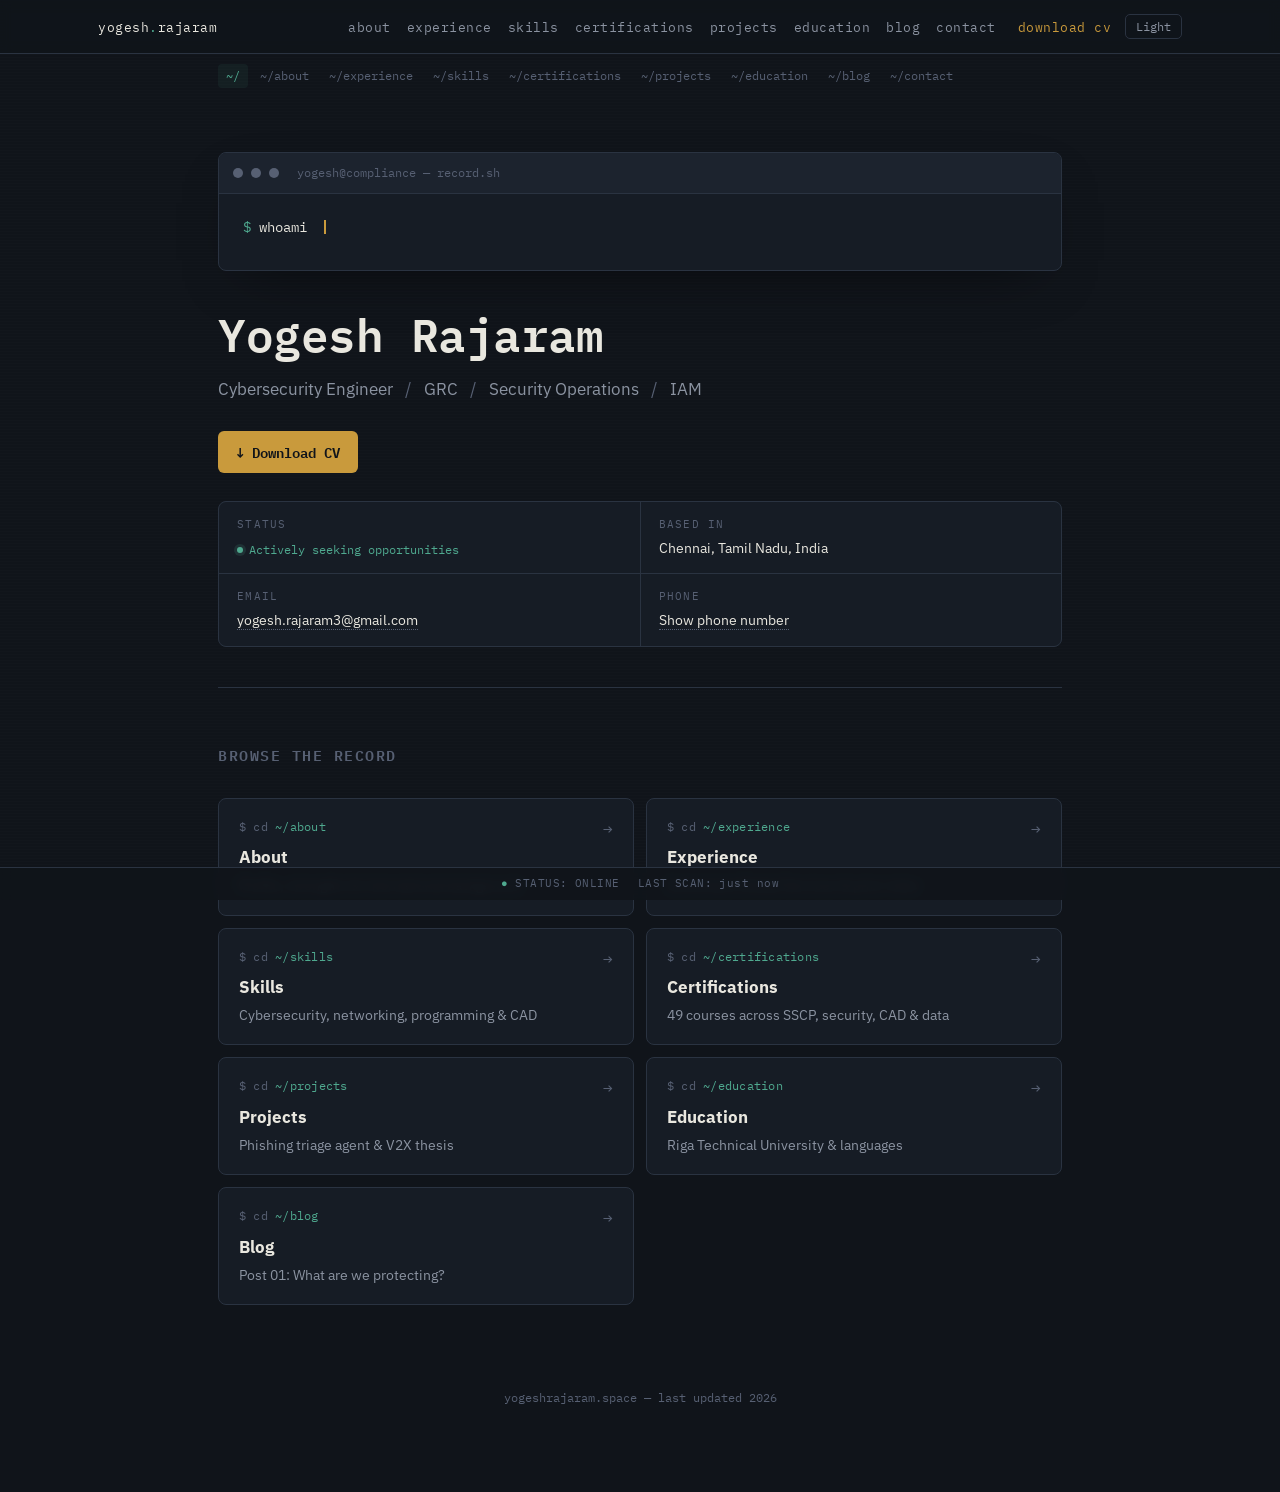
<file: index.html>
<!DOCTYPE html>
<html lang="en">
<head>
<meta charset="UTF-8">
<meta name="viewport" content="width=device-width, initial-scale=1.0">
<link rel="icon" type="image/svg+xml" href="data:image/svg+xml,%3Csvg xmlns='http://www.w3.org/2000/svg' viewBox='0 0 100 100'%3E%3Crect width='100' height='100' rx='18' fill='%2310141a'/%3E%3Ctext x='50' y='68' font-size='58' text-anchor='middle' fill='%23c99a3c' font-family='monospace'%3E%3E_%3C/text%3E%3C/svg%3E">
<meta property="og:title" content="Yogesh Rajaram — Cybersecurity & Compliance">
<meta property="og:description" content="Cybersecurity Engineer — GRC, IAM &amp; Security Operations. MSc Cybersecurity Engineering, Riga Technical University.">
<meta property="og:image" content="https://yogeshrajaram.space/og-image.png">
<meta property="og:url" content="https://yogeshrajaram.space/index.html">
<meta property="og:type" content="website">
<meta name="twitter:card" content="summary_large_image">
<title>Yogesh Rajaram — Cybersecurity &amp; Compliance</title>
<meta name="description" content="Yogesh Rajaram — Cybersecurity Engineer, GRC &amp; Compliance. MSc Cybersecurity Engineering, Riga Technical University.">
<link rel="preconnect" href="https://fonts.googleapis.com">
<link rel="preconnect" href="https://fonts.gstatic.com" crossorigin>
<link href="https://fonts.googleapis.com/css2?family=IBM+Plex+Mono:wght@400;500;600&family=IBM+Plex+Sans:wght@400;500;600;700&display=swap" rel="stylesheet">
<link rel="stylesheet" href="style.css">
<script>
  (function(){
    var saved = localStorage.getItem('theme');
    if(saved === 'light'){ document.documentElement.setAttribute('data-theme','light'); }
  })();
</script>
</head>
<body>

<div class="topbar">
  <div class="topbar-inner">
    <a class="brand" href="index.html">yogesh<span class="dot">.</span>rajaram</a>
    <div class="nav-group">
      <nav>
        <a href="about.html">about</a>
        <a href="experience.html">experience</a>
        <a href="skills.html">skills</a>
        <a href="certifications.html">certifications</a>
        <a href="projects.html">projects</a>
        <a href="education.html">education</a>
        <a href="blog/blog-home.html">blog</a>
        <a href="contact.html">contact</a>
      </nav>
      <div class="topbar-actions">
        <a href="Yogesh_Rajaram_CV.pdf" download class="cv-link">download cv</a>
        <button class="theme-toggle" id="theme-toggle" onclick="toggleTheme()" aria-label="Toggle light/dark theme"><span id="theme-toggle-label">Light</span></button>
      </div>
    </div>
  </div>
</div>

<div class="wrap">
  <div class="crumb-bar"><a href="index.html" class="current">~/</a><a href="about.html">~/about</a><a href="experience.html">~/experience</a><a href="skills.html">~/skills</a><a href="certifications.html">~/certifications</a><a href="projects.html">~/projects</a><a href="education.html">~/education</a><a href="blog/blog-home.html">~/blog</a><a href="contact.html">~/contact</a></div>

  <section class="hero" style="border-top:none;">
    <div class="terminal">
      <div class="terminal-head">
        <span></span><span></span><span></span>
        <div class="path">yogesh@compliance — record.sh</div>
      </div>
      <div class="terminal-body">
        <p class="line"><span class="prompt">$</span><span class="cmd typed">whoami</span></p>
      </div>
    </div>

    <h1 class="hero-name">Yogesh Rajaram</h1>
    <p class="hero-role">Cybersecurity Engineer <span class="sep">/</span> GRC <span class="sep">/</span> Security Operations <span class="sep">/</span> IAM</p>

    <a href="Yogesh_Rajaram_CV.pdf" download
       style="display:inline-flex; align-items:center; gap:8px; font-family: var(--mono); font-size: 13.5px; padding: 10px 18px; background: var(--amber); color: #10141a; border-radius: 6px; text-decoration: none; font-weight: 600; margin-bottom: 28px; opacity:0; animation: rise .6s ease forwards; animation-delay: 1.7s;">
      ↓ Download CV
    </a>

    <div class="record">
      <div class="field">
        <div class="k">Status</div>
        <div class="v"><span class="status-pill">Actively seeking opportunities</span></div>
      </div>
      <div class="field">
        <div class="k">Based in</div>
        <div class="v">Chennai, Tamil Nadu, India</div>
      </div>
      <div class="field">
        <div class="k">Email</div>
        <div class="v"><a href="mailto:yogesh.rajaram3@gmail.com">yogesh.rajaram3@gmail.com</a></div>
      </div>
      <div class="field">
        <div class="k">Phone</div>
        <div class="v"><a href="#" id="phone-link" onclick="revealPhone(event, this)">Show phone number</a></div>
      </div>
    </div>
  </section>

  <section style="border-top: 1px solid var(--line);">
    <div class="section-head">
      <h2 style="font-size:15px; color: var(--text-faint); text-transform: uppercase; letter-spacing: 0.1em;">Browse the record</h2>
    </div>
    <div class="section-links">
      <a class="section-link-card" href="about.html" style="animation-delay:.05s;">
        <span class="arrow">→</span>
        <div class="id">~/about</div>
        <h3>About</h3>
        <p>Profile, strengths &amp; international background</p>
      </a>
      <a class="section-link-card" href="experience.html" style="animation-delay:.1s;">
        <span class="arrow">→</span>
        <div class="id">~/experience</div>
        <h3>Experience</h3>
        <p>Sutherland Global Services &amp; prior roles</p>
      </a>
      <a class="section-link-card" href="skills.html" style="animation-delay:.15s;">
        <span class="arrow">→</span>
        <div class="id">~/skills</div>
        <h3>Skills</h3>
        <p>Cybersecurity, networking, programming &amp; CAD</p>
      </a>
      <a class="section-link-card" href="certifications.html" style="animation-delay:.2s;">
        <span class="arrow">→</span>
        <div class="id">~/certifications</div>
        <h3>Certifications</h3>
        <p>49 courses across SSCP, security, CAD &amp; data</p>
      </a>
      <a class="section-link-card" href="projects.html" style="animation-delay:.25s;">
        <span class="arrow">→</span>
        <div class="id">~/projects</div>
        <h3>Projects</h3>
        <p>Phishing triage agent &amp; V2X thesis</p>
      </a>
      <a class="section-link-card" href="education.html" style="animation-delay:.3s;">
        <span class="arrow">→</span>
        <div class="id">~/education</div>
        <h3>Education</h3>
        <p>Riga Technical University &amp; languages</p>
      </a>
      <a class="section-link-card" href="blog/blog-home.html" style="animation-delay:.35s;">
        <span class="arrow">→</span>
        <div class="id">~/blog</div>
        <h3>Blog</h3>
        <p>Post 01: What are we protecting?</p>
      </a>
    </div>
  </section>

</div>

<footer>yogeshrajaram.space — last updated 2026</footer>

<script>
  const revealEls = document.querySelectorAll('.reveal, .section-link-card');
  const io = new IntersectionObserver((entries) => {
    entries.forEach(e => { if(e.isIntersecting){ e.target.classList.add('in'); io.unobserve(e.target); } });
  }, { threshold: 0.1 });
  revealEls.forEach(el => io.observe(el));

  function updateToggleLabel(){
    var isLight = document.documentElement.getAttribute('data-theme') === 'light';
    var label = document.getElementById('theme-toggle-label');
    if(label){ label.textContent = isLight ? 'Dark' : 'Light'; }
  }
  function toggleTheme(){
    var html = document.documentElement;
    var isLight = html.getAttribute('data-theme') === 'light';
    if(isLight){ html.removeAttribute('data-theme'); localStorage.setItem('theme','dark'); }
    else { html.setAttribute('data-theme','light'); localStorage.setItem('theme','light'); }
    updateToggleLabel();
  }
  updateToggleLabel();

  (function(){
    var lastUpdated = new Date('2026-09-01T00:00:00Z');
    var now = new Date();
    var diffMs = now - lastUpdated;
    var mins = Math.floor(diffMs / 60000);
    var text;
    if(mins < 60){ text = mins <= 1 ? 'just now' : mins + ' min ago'; }
    else if(mins < 1440){ var hrs = Math.floor(mins/60); text = hrs + (hrs===1?' hour ago':' hours ago'); }
    else { var days = Math.floor(mins/1440); text = days + (days===1?' day ago':' days ago'); }
    var el = document.getElementById('last-scan');
    if(el){ el.textContent = 'LAST SCAN: ' + text; }
  })();

  function revealPhone(event, el){
    event.preventDefault();
    el.textContent = "+91 97516 19079";
    el.href = "tel:+919751619079";
    el.removeAttribute("onclick");
  }
</script>

<div class="status-bar">
  <span><span class="dot">●</span> STATUS: ONLINE</span>
  <span id="last-scan">LAST SCAN: just now</span>
</div>

</body>
</html>
</file>
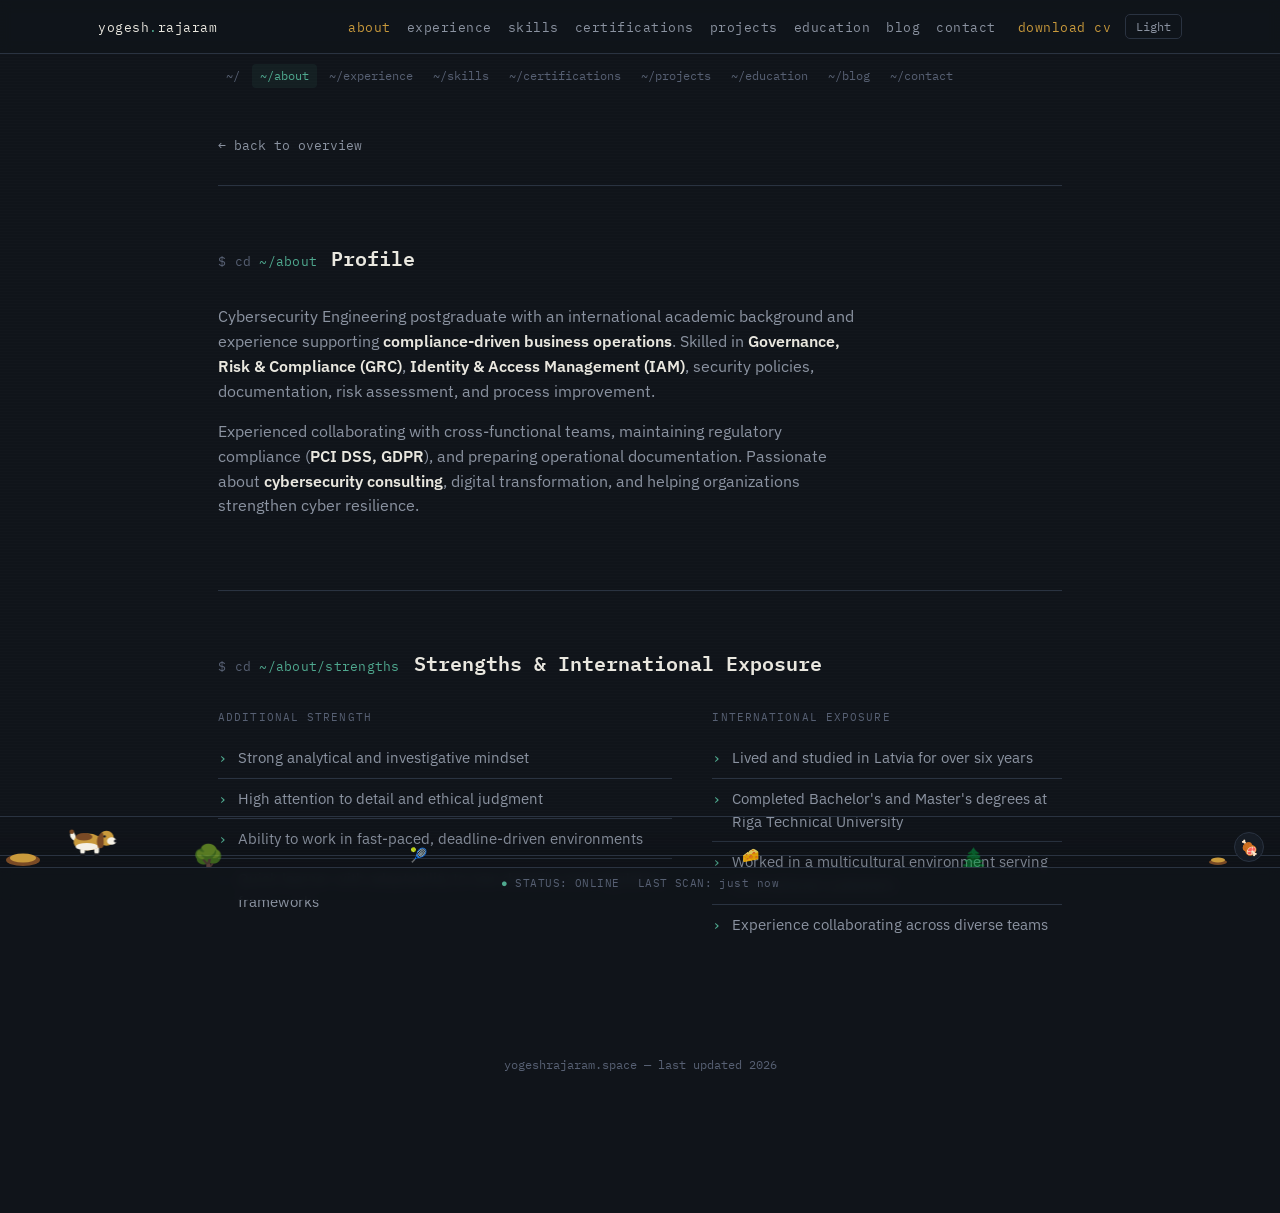
<file: about.html>
<!DOCTYPE html>
<html lang="en">
<head>
<meta charset="UTF-8">
<meta name="viewport" content="width=device-width, initial-scale=1.0">
<link rel="icon" type="image/svg+xml" href="data:image/svg+xml,%3Csvg xmlns='http://www.w3.org/2000/svg' viewBox='0 0 100 100'%3E%3Crect width='100' height='100' rx='18' fill='%2310141a'/%3E%3Ctext x='50' y='68' font-size='58' text-anchor='middle' fill='%23c99a3c' font-family='monospace'%3E%3E_%3C/text%3E%3C/svg%3E">
<meta property="og:title" content="About — Yogesh Rajaram">
<meta property="og:description" content="Cybersecurity Engineer — GRC, IAM &amp; Security Operations. MSc Cybersecurity Engineering, Riga Technical University.">
<meta property="og:image" content="https://yogeshrajaram.space/og-image.png">
<meta property="og:url" content="https://yogeshrajaram.space/about.html">
<meta property="og:type" content="website">
<meta name="twitter:card" content="summary_large_image">
<title>About — Yogesh Rajaram</title>
<link rel="preconnect" href="https://fonts.googleapis.com">
<link rel="preconnect" href="https://fonts.gstatic.com" crossorigin>
<link href="https://fonts.googleapis.com/css2?family=IBM+Plex+Mono:wght@400;500;600&family=IBM+Plex+Sans:wght@400;500;600;700&display=swap" rel="stylesheet">
<link rel="stylesheet" href="style.css">
<script>
  (function(){
    var saved = localStorage.getItem('theme');
    if(saved === 'light'){ document.documentElement.setAttribute('data-theme','light'); }
  })();
</script>
</head>
<body class="has-dog">

<div class="topbar">
  <div class="topbar-inner">
    <a class="brand" href="index.html">yogesh<span class="dot">.</span>rajaram</a>
    <div class="nav-group">
      <nav>
        <a href="about.html" class="current">about</a>
        <a href="experience.html">experience</a>
        <a href="skills.html">skills</a>
        <a href="certifications.html">certifications</a>
        <a href="projects.html">projects</a>
        <a href="education.html">education</a>
        <a href="blog/blog-home.html">blog</a>
        <a href="contact.html">contact</a>
      </nav>
      <div class="topbar-actions">
        <a href="Yogesh_Rajaram_CV.pdf" download class="cv-link">download cv</a>
        <button class="theme-toggle" id="theme-toggle" onclick="toggleTheme()" aria-label="Toggle light/dark theme"><span id="theme-toggle-label">Light</span></button>
      </div>
    </div>
  </div>
</div>

<div class="wrap">
  <div class="crumb-bar"><a href="index.html">~/</a><a href="about.html" class="current">~/about</a><a href="experience.html">~/experience</a><a href="skills.html">~/skills</a><a href="certifications.html">~/certifications</a><a href="projects.html">~/projects</a><a href="education.html">~/education</a><a href="blog/blog-home.html">~/blog</a><a href="contact.html">~/contact</a></div>

  <section class="page-header">
    <a class="back" href="index.html">← back to overview</a>
  </section>

  <section class="about reveal" style="border-top: 1px solid var(--line);">
    <div class="section-head">
      <span class="ctrl-id">~/about</span>
      <h2 class="type-heading">Profile</h2>
    </div>
    <p>
      Cybersecurity Engineering postgraduate with an international academic background and experience supporting
      <strong>compliance-driven business operations</strong>. Skilled in <strong>Governance, Risk &amp; Compliance (GRC)</strong>,
      <strong>Identity &amp; Access Management (IAM)</strong>, security policies, documentation, risk assessment, and process improvement.
    </p>
    <p>
      Experienced collaborating with cross-functional teams, maintaining regulatory compliance
      (<strong>PCI DSS, GDPR</strong>), and preparing operational documentation. Passionate about
      <strong>cybersecurity consulting</strong>, digital transformation, and helping organizations strengthen cyber resilience.
    </p>
  </section>

  <section class="reveal">
    <div class="section-head">
      <span class="ctrl-id">~/about/strengths</span>
      <h2>Strengths &amp; International Exposure</h2>
    </div>
    <div class="two-col">
      <div>
        <div class="label" style="font-family:var(--mono);font-size:11px;letter-spacing:0.1em;text-transform:uppercase;color:var(--text-faint);margin-bottom:12px;">Additional Strength</div>
        <ul class="strength-list">
          <li>Strong analytical and investigative mindset</li>
          <li>High attention to detail and ethical judgment</li>
          <li>Ability to work in fast-paced, deadline-driven environments</li>
          <li>Quick learner with adaptability to new domains and regulatory frameworks</li>
        </ul>
      </div>
      <div>
        <div class="label" style="font-family:var(--mono);font-size:11px;letter-spacing:0.1em;text-transform:uppercase;color:var(--text-faint);margin-bottom:12px;">International Exposure</div>
        <ul class="strength-list">
          <li>Lived and studied in Latvia for over six years</li>
          <li>Completed Bachelor's and Master's degrees at Riga Technical University</li>
          <li>Worked in a multicultural environment serving international customers</li>
          <li>Experience collaborating across diverse teams</li>
        </ul>
      </div>
    </div>
  </section>

</div>

<footer>yogeshrajaram.space — last updated 2026</footer>

<script>
  const revealEls = document.querySelectorAll('.reveal');
  const io = new IntersectionObserver((entries) => {
    entries.forEach(e => { if(e.isIntersecting){ e.target.classList.add('in'); io.unobserve(e.target); } });
  }, { threshold: 0.1 });
  revealEls.forEach(el => io.observe(el));

  function updateToggleLabel(){
    var isLight = document.documentElement.getAttribute('data-theme') === 'light';
    var label = document.getElementById('theme-toggle-label');
    if(label){ label.textContent = isLight ? 'Dark' : 'Light'; }
  }
  function toggleTheme(){
    var html = document.documentElement;
    var isLight = html.getAttribute('data-theme') === 'light';
    if(isLight){ html.removeAttribute('data-theme'); localStorage.setItem('theme','dark'); }
    else { html.setAttribute('data-theme','light'); localStorage.setItem('theme','light'); }
    updateToggleLabel();
  }
  updateToggleLabel();

  (function(){
    var lastUpdated = new Date('2026-09-01T00:00:00Z');
    var now = new Date();
    var diffMs = now - lastUpdated;
    var mins = Math.floor(diffMs / 60000);
    var text;
    if(mins < 60){ text = mins <= 1 ? 'just now' : mins + ' min ago'; }
    else if(mins < 1440){ var hrs = Math.floor(mins/60); text = hrs + (hrs===1?' hour ago':' hours ago'); }
    else { var days = Math.floor(mins/1440); text = days + (days===1?' day ago':' days ago'); }
    var el = document.getElementById('last-scan');
    if(el){ el.textContent = 'LAST SCAN: ' + text; }
  })();


  document.querySelectorAll('.type-heading').forEach(function(el){
    var full = el.textContent;
    el.textContent = '';
    var i = 0;
    function step(){
      if(i <= full.length){
        el.textContent = full.slice(0, i);
        i++;
        setTimeout(step, 28);
      } else {
        el.classList.add('done');
      }
    }
    step();
  });
</script>

<div class="status-bar">
  <span><span class="dot">●</span> STATUS: ONLINE</span>
  <span id="last-scan">LAST SCAN: just now</span>
</div>


<!-- Dog companion -->
<div class="dog-scene" id="dog-scene" aria-hidden="true">
  <div class="ground-line"></div>

  <span class="scene-tree" style="left:15%; font-size:26px; opacity:0.6;">&#127795;</span>
  <span class="scene-tree" style="left:75%; font-size:22px; opacity:0.5;">&#127794;</span>
  <span class="scene-prop" style="left:32%;">&#127934;</span>
  <span class="scene-prop" style="left:58%;">&#129472;</span>

  <div class="dog-bed">
    <svg viewBox="0 0 34 16" xmlns="http://www.w3.org/2000/svg">
      <ellipse cx="17" cy="10" rx="17" ry="6" fill="#7a4a25"/>
      <ellipse cx="17" cy="8" rx="13" ry="4.5" fill="#c99a3c"/>
    </svg>
  </div>

  <div class="food-bowl">
    <svg viewBox="0 0 20 12" xmlns="http://www.w3.org/2000/svg">
      <ellipse cx="10" cy="9" rx="9" ry="3" fill="#7a4a25"/>
      <ellipse cx="10" cy="7" rx="7" ry="2.4" fill="#c99a3c"/>
    </svg>
  </div>

  <button class="feeder-btn" id="feeder-btn" type="button" title="Feed the dog" aria-label="Feed the dog">&#127830;</button>
  <div class="food-layer" id="food-layer"></div>

  <div class="dog-pos" id="dog-pos">
    <div class="speech-bubble" id="speech-bubble"></div>
    <div class="dog-facing" id="dog-facing">
      <div class="dog-sprite" id="dog-sprite">
        <svg class="dog-svg" viewBox="0 0 64 40" xmlns="http://www.w3.org/2000/svg">
          <g class="part-tail" id="part-tail">
            <path d="M15,20 C8,17 6,11 11,8 C14,11 14,16 17,18 Z" fill="#f5f1e6"/>
            <circle cx="10" cy="9" r="2.4" fill="#7a4a25"/>
          </g>
          <g class="part-leg-back" id="part-leg-back">
            <rect x="19" y="23" width="5" height="10" rx="2.5" fill="#f5f1e6"/>
            <ellipse cx="21.5" cy="33.5" rx="3" ry="1.6" fill="#1c1f26"/>
          </g>
          <g class="part-leg-front" id="part-leg-front">
            <rect x="34" y="23" width="5" height="10" rx="2.5" fill="#f5f1e6"/>
            <ellipse cx="36.5" cy="33.5" rx="3" ry="1.6" fill="#1c1f26"/>
          </g>
          <ellipse cx="27" cy="20" rx="15" ry="9" fill="#c99a3c"/>
          <ellipse cx="26" cy="25" rx="12" ry="4" fill="#f5f1e6"/>
          <ellipse cx="23" cy="14.5" rx="9" ry="4" fill="#7a4a25"/>
          <g class="part-head" id="part-head">
            <circle cx="47" cy="16" r="8" fill="#c99a3c"/>
            <ellipse cx="52.5" cy="19" rx="5" ry="4" fill="#f5f1e6"/>
            <circle cx="56.5" cy="19" r="1.6" fill="#1c1f26"/>
            <circle cx="45" cy="14" r="1.3" fill="#1c1f26" class="eye-open"/>
            <path d="M43.5,14 q1.5,1.6 3,0" stroke="#1c1f26" stroke-width="1" fill="none" class="eye-closed"/>
            <g class="part-ear" id="part-ear">
              <path d="M43,10 C38,11 35,18 38,25 C40,28 44,27 44,22 C44,17 44,13 43,10 Z" fill="#7a4a25"/>
            </g>
          </g>
        </svg>
        <div class="zzz" id="zzz"><span>z</span><span>z</span><span>z</span></div>
      </div>
    </div>
  </div>
</div>

<script>
(function(){
  if (window.matchMedia && window.matchMedia('(prefers-reduced-motion: reduce)').matches) return;
  var scene = document.getElementById('dog-scene');
  if(!scene) return;
  var dogPos = document.getElementById('dog-pos');
  var dogFacing = document.getElementById('dog-facing');
  var dogSprite = document.getElementById('dog-sprite');
  var feederBtn = document.getElementById('feeder-btn');
  var foodLayer = document.getElementById('food-layer');
  var bubbleEl = document.getElementById('speech-bubble');

  var BED_X = 4;

  var state = 'run';
  var x = 24;
  var dir = 1;
  var speed = 32;
  var lastTime = null;
  var sniffElapsed = 0;
  var nextSniffAt = 7 + Math.random()*10;
  var woofElapsed = 0;
  var nextWoofAt = 22 + Math.random()*18;
  var lastInteraction = Date.now();
  var idleThreshold = 26000;
  var hungryShown = false;
  var approaching = false;
  var eatingNow = false;
  var pendingAction = null; // 'sleep' | 'eat'
  var targetX = null;
  var sniffTimeout = null;
  var wakeTimeout = null;
  var eatTimeout = null;
  var bubbleTimeout = null;

  function dogWidth(){ return 60; }
  function sceneWidth(){ return scene.clientWidth || 300; }

  function showBubble(text, duration){
    bubbleEl.textContent = text;
    bubbleEl.classList.add('show');
    if(bubbleTimeout){ clearTimeout(bubbleTimeout); }
    bubbleTimeout = setTimeout(function(){ bubbleEl.classList.remove('show'); }, duration || 2600);
  }

  function clearClasses(){
    dogSprite.classList.remove('is-moving','is-sniffing','is-sleeping','is-eating');
  }
  function setState(s){
    state = s;
    clearClasses();
    if(s === 'run' || s === 'wake'){ dogSprite.classList.add('is-moving'); }
    else if(s === 'sniff'){ dogSprite.classList.add('is-sniffing'); }
    else if(s === 'sleep'){ dogSprite.classList.add('is-sleeping'); }
    else if(s === 'eat'){ dogSprite.classList.add('is-eating'); dogSprite.classList.add('is-moving'); }
  }
  setState('run');

  function registerInteraction(){
    lastInteraction = Date.now();
    hungryShown = false;
    if(state === 'sleep'){
      setState('wake');
      wakeTimeout = setTimeout(function(){ if(state === 'wake') setState('run'); }, 500);
    }
  }
  ['click','scroll','keydown','touchstart'].forEach(function(evt){
    window.addEventListener(evt, registerInteraction, { passive: true });
  });

  feederBtn.addEventListener('click', function(e){
    e.stopPropagation();
    registerInteraction();
    if(sniffTimeout){ clearTimeout(sniffTimeout); sniffTimeout = null; }
    var bowlX = sceneWidth() - 72;
    dropFood(sceneWidth() - 62);
    targetX = Math.max(6, bowlX - 46);
    pendingAction = 'eat';
    approaching = true;
    eatingNow = false;
    if(state !== 'eat'){ setState('run'); }
  });

  function dropFood(centerX){
    var food = document.createElement('div');
    food.className = 'food-item';
    food.style.left = (centerX - 9) + 'px';
    food.textContent = String.fromCodePoint(0x1F357);
    foodLayer.appendChild(food);
    setTimeout(function(){ if(food.parentNode) food.parentNode.removeChild(food); }, 3000);
  }

  setTimeout(function(){ showBubble('Hi ' + String.fromCodePoint(0x1F44B), 3000); }, 1500);

  function tick(ts){
    if(lastTime == null) lastTime = ts;
    var dt = Math.min((ts - lastTime)/1000, 0.1);
    lastTime = ts;

    var idleMs = Date.now() - lastInteraction;

    if(!hungryShown && state === 'run' && idleMs > 14000 && idleMs < idleThreshold){
      showBubble('Hungry...', 3000);
      hungryShown = true;
    }

    if(state !== 'sleep' && !approaching && !eatingNow && idleMs > idleThreshold){
      if(sniffTimeout){ clearTimeout(sniffTimeout); sniffTimeout = null; }
      pendingAction = 'sleep';
      targetX = BED_X;
      approaching = true;
    }

    if(approaching){
      var dx = targetX - x;
      var step = 70 * dt;
      if(Math.abs(dx) <= step){
        x = targetX;
        approaching = false;
        if(pendingAction === 'eat'){
          eatingNow = true;
          setState('eat');
          eatTimeout = setTimeout(function(){
            eatingNow = false;
            pendingAction = null;
            targetX = null;
            setState('run');
          }, 1300);
        } else if(pendingAction === 'sleep'){
          pendingAction = null;
          targetX = null;
          setState('sleep');
        }
      } else {
        dir = dx > 0 ? 1 : -1;
        x += step * dir;
      }
    } else if(state === 'run'){
      x += dir * speed * dt;
      var maxX = sceneWidth() - dogWidth() - 10;
      if(x > maxX){ x = maxX; dir = -1; }
      if(x < 10){ x = 10; dir = 1; }

      sniffElapsed += dt;
      if(sniffElapsed > nextSniffAt){
        sniffElapsed = 0;
        nextSniffAt = 7 + Math.random()*12;
        setState('sniff');
        sniffTimeout = setTimeout(function(){ if(state === 'sniff') setState('run'); }, 2000 + Math.random()*1500);
      }

      woofElapsed += dt;
      if(woofElapsed > nextWoofAt){
        woofElapsed = 0;
        nextWoofAt = 25 + Math.random()*20;
        showBubble('Woof!', 2000);
      }
    }

    dogPos.style.transform = 'translateX(' + x + 'px)';
    dogFacing.classList.toggle('face-left', dir < 0);

    requestAnimationFrame(tick);
  }
  requestAnimationFrame(tick);
})();
</script>

</body>
</html>
</file>
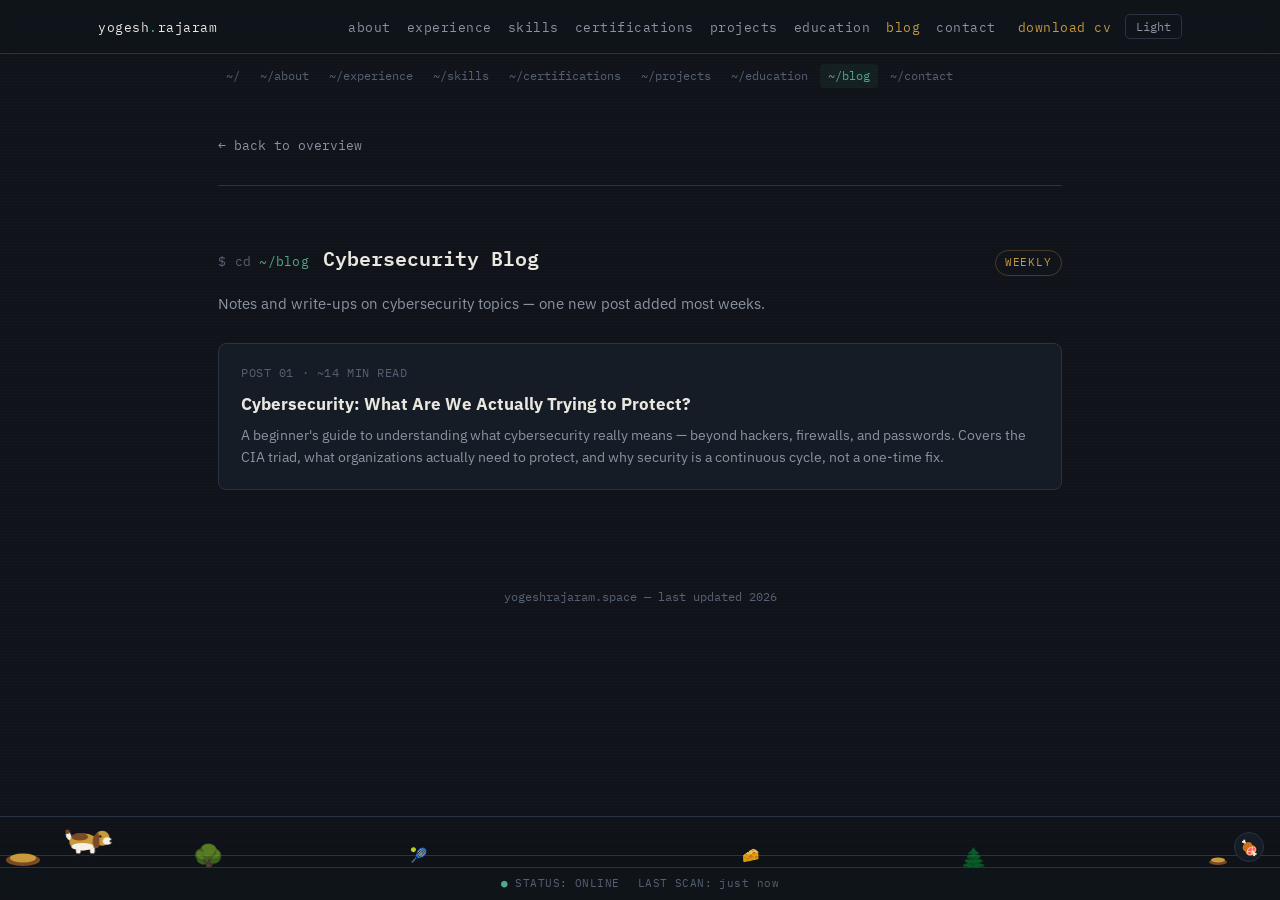
<file: blog-home.html>
<!DOCTYPE html>
<html lang="en">
<head>
<meta charset="UTF-8">
<meta name="viewport" content="width=device-width, initial-scale=1.0">
<link rel="icon" type="image/svg+xml" href="data:image/svg+xml,%3Csvg xmlns='http://www.w3.org/2000/svg' viewBox='0 0 100 100'%3E%3Crect width='100' height='100' rx='18' fill='%2310141a'/%3E%3Ctext x='50' y='68' font-size='58' text-anchor='middle' fill='%23c99a3c' font-family='monospace'%3E%3E_%3C/text%3E%3C/svg%3E">
<meta property="og:title" content="Blog — Yogesh Rajaram">
<meta property="og:description" content="Cybersecurity Engineer — GRC, IAM &amp; Security Operations. MSc Cybersecurity Engineering, Riga Technical University.">
<meta property="og:image" content="https://yogeshrajaram.space/og-image.png">
<meta property="og:url" content="https://yogeshrajaram.space/blog/">
<meta property="og:type" content="website">
<meta name="twitter:card" content="summary_large_image">
<title>Blog — Yogesh Rajaram</title>
<link rel="preconnect" href="https://fonts.googleapis.com">
<link rel="preconnect" href="https://fonts.gstatic.com" crossorigin>
<link href="https://fonts.googleapis.com/css2?family=IBM+Plex+Mono:wght@400;500;600&family=IBM+Plex+Sans:wght@400;500;600;700&display=swap" rel="stylesheet">
<link rel="stylesheet" href="../style.css">
<style>
  .post-card{
    display:block;
    background: var(--bg-panel);
    border: 1px solid var(--line);
    border-radius: 8px;
    padding: 20px 22px;
    margin-bottom: 14px;
    text-decoration:none;
    color: var(--text);
    transition: border-color .2s, transform .2s;
  }
  .post-card:hover{ border-color: var(--amber); transform: translateY(-2px); }
  .post-card .meta{
    font-family: var(--mono); font-size: 11.5px; color: var(--text-faint);
    letter-spacing: 0.05em; text-transform: uppercase; margin-bottom: 8px;
  }
  .post-card h3{ margin: 0 0 6px; font-size: 17px; }
  .post-card p{ margin:0; color: var(--text-dim); font-size: 14px; }

  .empty-state{
    border: 1px dashed var(--line);
    border-radius: 8px;
    padding: 40px 24px;
    text-align: center;
    color: var(--text-dim);
    font-size: 14.5px;
  }
  .empty-state .big{ font-family: var(--mono); font-size: 13px; color: var(--text-faint); margin-bottom: 10px; letter-spacing: 0.05em; text-transform: uppercase; }
</style>
<script>
  (function(){
    var saved = localStorage.getItem('theme');
    if(saved === 'light'){ document.documentElement.setAttribute('data-theme','light'); }
  })();
</script>
</head>
<body class="has-dog">

<div class="topbar">
  <div class="topbar-inner">
    <a class="brand" href="../index.html">yogesh<span class="dot">.</span>rajaram</a>
    <div class="nav-group">
      <nav>
        <a href="../about.html">about</a>
        <a href="../experience.html">experience</a>
        <a href="../skills.html">skills</a>
        <a href="../certifications.html">certifications</a>
        <a href="../projects.html">projects</a>
        <a href="../education.html">education</a>
        <a href="blog-home.html" class="current">blog</a>
        <a href="../contact.html">contact</a>
      </nav>
      <div class="topbar-actions">
        <a href="../Yogesh_Rajaram_CV.pdf" download class="cv-link">download cv</a>
        <button class="theme-toggle" id="theme-toggle" onclick="toggleTheme()" aria-label="Toggle light/dark theme"><span id="theme-toggle-label">Light</span></button>
      </div>
    </div>
  </div>
</div>

<div class="wrap">
  <div class="crumb-bar"><a href="../index.html">~/</a><a href="../about.html">~/about</a><a href="../experience.html">~/experience</a><a href="../skills.html">~/skills</a><a href="../certifications.html">~/certifications</a><a href="../projects.html">~/projects</a><a href="../education.html">~/education</a><a href="blog-home.html" class="current">~/blog</a><a href="../contact.html">~/contact</a></div>

  <section class="page-header">
    <a class="back" href="../index.html">← back to overview</a>
  </section>

  <section class="reveal" style="border-top: 1px solid var(--line);">
    <div class="section-head">
      <span class="ctrl-id">~/blog</span>
      <h2 class="type-heading">Cybersecurity Blog</h2>
      <span class="badge active">Weekly</span>
    </div>
    <p style="color: var(--text-dim); font-size: 14.5px; max-width: 64ch; margin: -14px 0 28px;">
      Notes and write-ups on cybersecurity topics — one new post added most weeks.
    </p>

    <!-- POSTS-START: add new <a class="post-card"> entries above this line, newest first -->

    <a class="post-card" href="what-are-we-protecting.html">
      <div class="meta">Post 01 · ~14 min read</div>
      <h3>Cybersecurity: What Are We Actually Trying to Protect?</h3>
      <p>A beginner's guide to understanding what cybersecurity really means — beyond hackers, firewalls, and passwords. Covers the CIA triad, what organizations actually need to protect, and why security is a continuous cycle, not a one-time fix.</p>
    </a>

    <!-- POSTS-END -->

  </section>

</div>

<footer>yogeshrajaram.space — last updated 2026</footer>

<script>
  const revealEls = document.querySelectorAll('.reveal');
  const io = new IntersectionObserver((entries) => {
    entries.forEach(e => { if(e.isIntersecting){ e.target.classList.add('in'); io.unobserve(e.target); } });
  }, { threshold: 0.1 });
  revealEls.forEach(el => io.observe(el));

  function updateToggleLabel(){
    var isLight = document.documentElement.getAttribute('data-theme') === 'light';
    var label = document.getElementById('theme-toggle-label');
    if(label){ label.textContent = isLight ? 'Dark' : 'Light'; }
  }
  function toggleTheme(){
    var html = document.documentElement;
    var isLight = html.getAttribute('data-theme') === 'light';
    if(isLight){ html.removeAttribute('data-theme'); localStorage.setItem('theme','dark'); }
    else { html.setAttribute('data-theme','light'); localStorage.setItem('theme','light'); }
    updateToggleLabel();
  }
  updateToggleLabel();

  (function(){
    var lastUpdated = new Date('2026-09-01T00:00:00Z');
    var now = new Date();
    var diffMs = now - lastUpdated;
    var mins = Math.floor(diffMs / 60000);
    var text;
    if(mins < 60){ text = mins <= 1 ? 'just now' : mins + ' min ago'; }
    else if(mins < 1440){ var hrs = Math.floor(mins/60); text = hrs + (hrs===1?' hour ago':' hours ago'); }
    else { var days = Math.floor(mins/1440); text = days + (days===1?' day ago':' days ago'); }
    var el = document.getElementById('last-scan');
    if(el){ el.textContent = 'LAST SCAN: ' + text; }
  })();


  document.querySelectorAll('.type-heading').forEach(function(el){
    var full = el.textContent;
    el.textContent = '';
    var i = 0;
    function step(){
      if(i <= full.length){
        el.textContent = full.slice(0, i);
        i++;
        setTimeout(step, 28);
      } else {
        el.classList.add('done');
      }
    }
    step();
  });
</script>

<div class="status-bar">
  <span><span class="dot">●</span> STATUS: ONLINE</span>
  <span id="last-scan">LAST SCAN: just now</span>
</div>


<!-- Dog companion -->
<div class="dog-scene" id="dog-scene" aria-hidden="true">
  <div class="ground-line"></div>

  <span class="scene-tree" style="left:15%; font-size:26px; opacity:0.6;">&#127795;</span>
  <span class="scene-tree" style="left:75%; font-size:22px; opacity:0.5;">&#127794;</span>
  <span class="scene-prop" style="left:32%;">&#127934;</span>
  <span class="scene-prop" style="left:58%;">&#129472;</span>

  <div class="dog-bed">
    <svg viewBox="0 0 34 16" xmlns="http://www.w3.org/2000/svg">
      <ellipse cx="17" cy="10" rx="17" ry="6" fill="#7a4a25"/>
      <ellipse cx="17" cy="8" rx="13" ry="4.5" fill="#c99a3c"/>
    </svg>
  </div>

  <div class="food-bowl">
    <svg viewBox="0 0 20 12" xmlns="http://www.w3.org/2000/svg">
      <ellipse cx="10" cy="9" rx="9" ry="3" fill="#7a4a25"/>
      <ellipse cx="10" cy="7" rx="7" ry="2.4" fill="#c99a3c"/>
    </svg>
  </div>

  <button class="feeder-btn" id="feeder-btn" type="button" title="Feed the dog" aria-label="Feed the dog">&#127830;</button>
  <div class="food-layer" id="food-layer"></div>

  <div class="dog-pos" id="dog-pos">
    <div class="speech-bubble" id="speech-bubble"></div>
    <div class="dog-facing" id="dog-facing">
      <div class="dog-sprite" id="dog-sprite">
        <svg class="dog-svg" viewBox="0 0 64 40" xmlns="http://www.w3.org/2000/svg">
          <g class="part-tail" id="part-tail">
            <path d="M15,20 C8,17 6,11 11,8 C14,11 14,16 17,18 Z" fill="#f5f1e6"/>
            <circle cx="10" cy="9" r="2.4" fill="#7a4a25"/>
          </g>
          <g class="part-leg-back" id="part-leg-back">
            <rect x="19" y="23" width="5" height="10" rx="2.5" fill="#f5f1e6"/>
            <ellipse cx="21.5" cy="33.5" rx="3" ry="1.6" fill="#1c1f26"/>
          </g>
          <g class="part-leg-front" id="part-leg-front">
            <rect x="34" y="23" width="5" height="10" rx="2.5" fill="#f5f1e6"/>
            <ellipse cx="36.5" cy="33.5" rx="3" ry="1.6" fill="#1c1f26"/>
          </g>
          <ellipse cx="27" cy="20" rx="15" ry="9" fill="#c99a3c"/>
          <ellipse cx="26" cy="25" rx="12" ry="4" fill="#f5f1e6"/>
          <ellipse cx="23" cy="14.5" rx="9" ry="4" fill="#7a4a25"/>
          <g class="part-head" id="part-head">
            <circle cx="47" cy="16" r="8" fill="#c99a3c"/>
            <ellipse cx="52.5" cy="19" rx="5" ry="4" fill="#f5f1e6"/>
            <circle cx="56.5" cy="19" r="1.6" fill="#1c1f26"/>
            <circle cx="45" cy="14" r="1.3" fill="#1c1f26" class="eye-open"/>
            <path d="M43.5,14 q1.5,1.6 3,0" stroke="#1c1f26" stroke-width="1" fill="none" class="eye-closed"/>
            <g class="part-ear" id="part-ear">
              <path d="M43,10 C38,11 35,18 38,25 C40,28 44,27 44,22 C44,17 44,13 43,10 Z" fill="#7a4a25"/>
            </g>
          </g>
        </svg>
        <div class="zzz" id="zzz"><span>z</span><span>z</span><span>z</span></div>
      </div>
    </div>
  </div>
</div>

<script>
(function(){
  if (window.matchMedia && window.matchMedia('(prefers-reduced-motion: reduce)').matches) return;
  var scene = document.getElementById('dog-scene');
  if(!scene) return;
  var dogPos = document.getElementById('dog-pos');
  var dogFacing = document.getElementById('dog-facing');
  var dogSprite = document.getElementById('dog-sprite');
  var feederBtn = document.getElementById('feeder-btn');
  var foodLayer = document.getElementById('food-layer');
  var bubbleEl = document.getElementById('speech-bubble');

  var BED_X = 4;

  var state = 'run';
  var x = 24;
  var dir = 1;
  var speed = 32;
  var lastTime = null;
  var sniffElapsed = 0;
  var nextSniffAt = 7 + Math.random()*10;
  var woofElapsed = 0;
  var nextWoofAt = 22 + Math.random()*18;
  var lastInteraction = Date.now();
  var idleThreshold = 26000;
  var hungryShown = false;
  var approaching = false;
  var eatingNow = false;
  var pendingAction = null; // 'sleep' | 'eat'
  var targetX = null;
  var sniffTimeout = null;
  var wakeTimeout = null;
  var eatTimeout = null;
  var bubbleTimeout = null;

  function dogWidth(){ return 60; }
  function sceneWidth(){ return scene.clientWidth || 300; }

  function showBubble(text, duration){
    bubbleEl.textContent = text;
    bubbleEl.classList.add('show');
    if(bubbleTimeout){ clearTimeout(bubbleTimeout); }
    bubbleTimeout = setTimeout(function(){ bubbleEl.classList.remove('show'); }, duration || 2600);
  }

  function clearClasses(){
    dogSprite.classList.remove('is-moving','is-sniffing','is-sleeping','is-eating');
  }
  function setState(s){
    state = s;
    clearClasses();
    if(s === 'run' || s === 'wake'){ dogSprite.classList.add('is-moving'); }
    else if(s === 'sniff'){ dogSprite.classList.add('is-sniffing'); }
    else if(s === 'sleep'){ dogSprite.classList.add('is-sleeping'); }
    else if(s === 'eat'){ dogSprite.classList.add('is-eating'); dogSprite.classList.add('is-moving'); }
  }
  setState('run');

  function registerInteraction(){
    lastInteraction = Date.now();
    hungryShown = false;
    if(state === 'sleep'){
      setState('wake');
      wakeTimeout = setTimeout(function(){ if(state === 'wake') setState('run'); }, 500);
    }
  }
  ['click','scroll','keydown','touchstart'].forEach(function(evt){
    window.addEventListener(evt, registerInteraction, { passive: true });
  });

  feederBtn.addEventListener('click', function(e){
    e.stopPropagation();
    registerInteraction();
    if(sniffTimeout){ clearTimeout(sniffTimeout); sniffTimeout = null; }
    var bowlX = sceneWidth() - 72;
    dropFood(sceneWidth() - 62);
    targetX = Math.max(6, bowlX - 46);
    pendingAction = 'eat';
    approaching = true;
    eatingNow = false;
    if(state !== 'eat'){ setState('run'); }
  });

  function dropFood(centerX){
    var food = document.createElement('div');
    food.className = 'food-item';
    food.style.left = (centerX - 9) + 'px';
    food.textContent = String.fromCodePoint(0x1F357);
    foodLayer.appendChild(food);
    setTimeout(function(){ if(food.parentNode) food.parentNode.removeChild(food); }, 3000);
  }

  setTimeout(function(){ showBubble('Hi ' + String.fromCodePoint(0x1F44B), 3000); }, 1500);

  function tick(ts){
    if(lastTime == null) lastTime = ts;
    var dt = Math.min((ts - lastTime)/1000, 0.1);
    lastTime = ts;

    var idleMs = Date.now() - lastInteraction;

    if(!hungryShown && state === 'run' && idleMs > 14000 && idleMs < idleThreshold){
      showBubble('Hungry...', 3000);
      hungryShown = true;
    }

    if(state !== 'sleep' && !approaching && !eatingNow && idleMs > idleThreshold){
      if(sniffTimeout){ clearTimeout(sniffTimeout); sniffTimeout = null; }
      pendingAction = 'sleep';
      targetX = BED_X;
      approaching = true;
    }

    if(approaching){
      var dx = targetX - x;
      var step = 70 * dt;
      if(Math.abs(dx) <= step){
        x = targetX;
        approaching = false;
        if(pendingAction === 'eat'){
          eatingNow = true;
          setState('eat');
          eatTimeout = setTimeout(function(){
            eatingNow = false;
            pendingAction = null;
            targetX = null;
            setState('run');
          }, 1300);
        } else if(pendingAction === 'sleep'){
          pendingAction = null;
          targetX = null;
          setState('sleep');
        }
      } else {
        dir = dx > 0 ? 1 : -1;
        x += step * dir;
      }
    } else if(state === 'run'){
      x += dir * speed * dt;
      var maxX = sceneWidth() - dogWidth() - 10;
      if(x > maxX){ x = maxX; dir = -1; }
      if(x < 10){ x = 10; dir = 1; }

      sniffElapsed += dt;
      if(sniffElapsed > nextSniffAt){
        sniffElapsed = 0;
        nextSniffAt = 7 + Math.random()*12;
        setState('sniff');
        sniffTimeout = setTimeout(function(){ if(state === 'sniff') setState('run'); }, 2000 + Math.random()*1500);
      }

      woofElapsed += dt;
      if(woofElapsed > nextWoofAt){
        woofElapsed = 0;
        nextWoofAt = 25 + Math.random()*20;
        showBubble('Woof!', 2000);
      }
    }

    dogPos.style.transform = 'translateX(' + x + 'px)';
    dogFacing.classList.toggle('face-left', dir < 0);

    requestAnimationFrame(tick);
  }
  requestAnimationFrame(tick);
})();
</script>

</body>
</html>
</file>
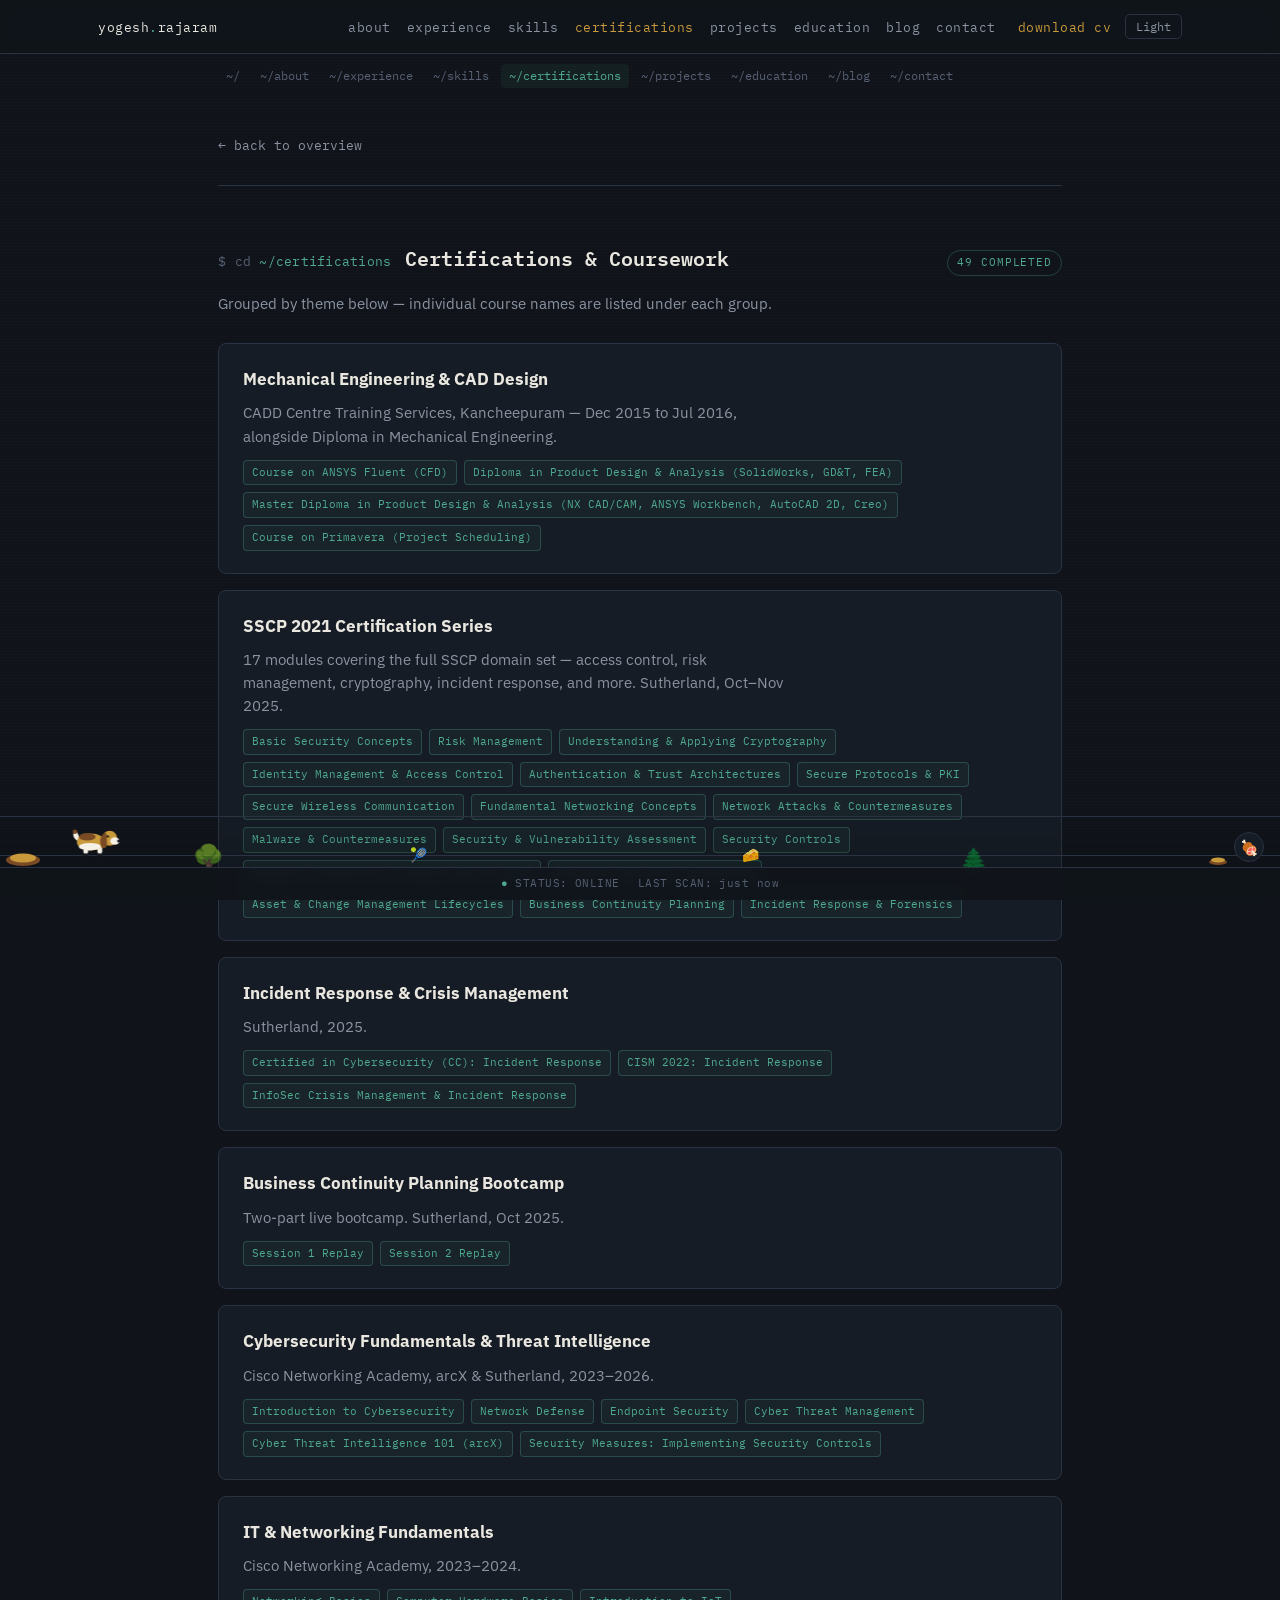
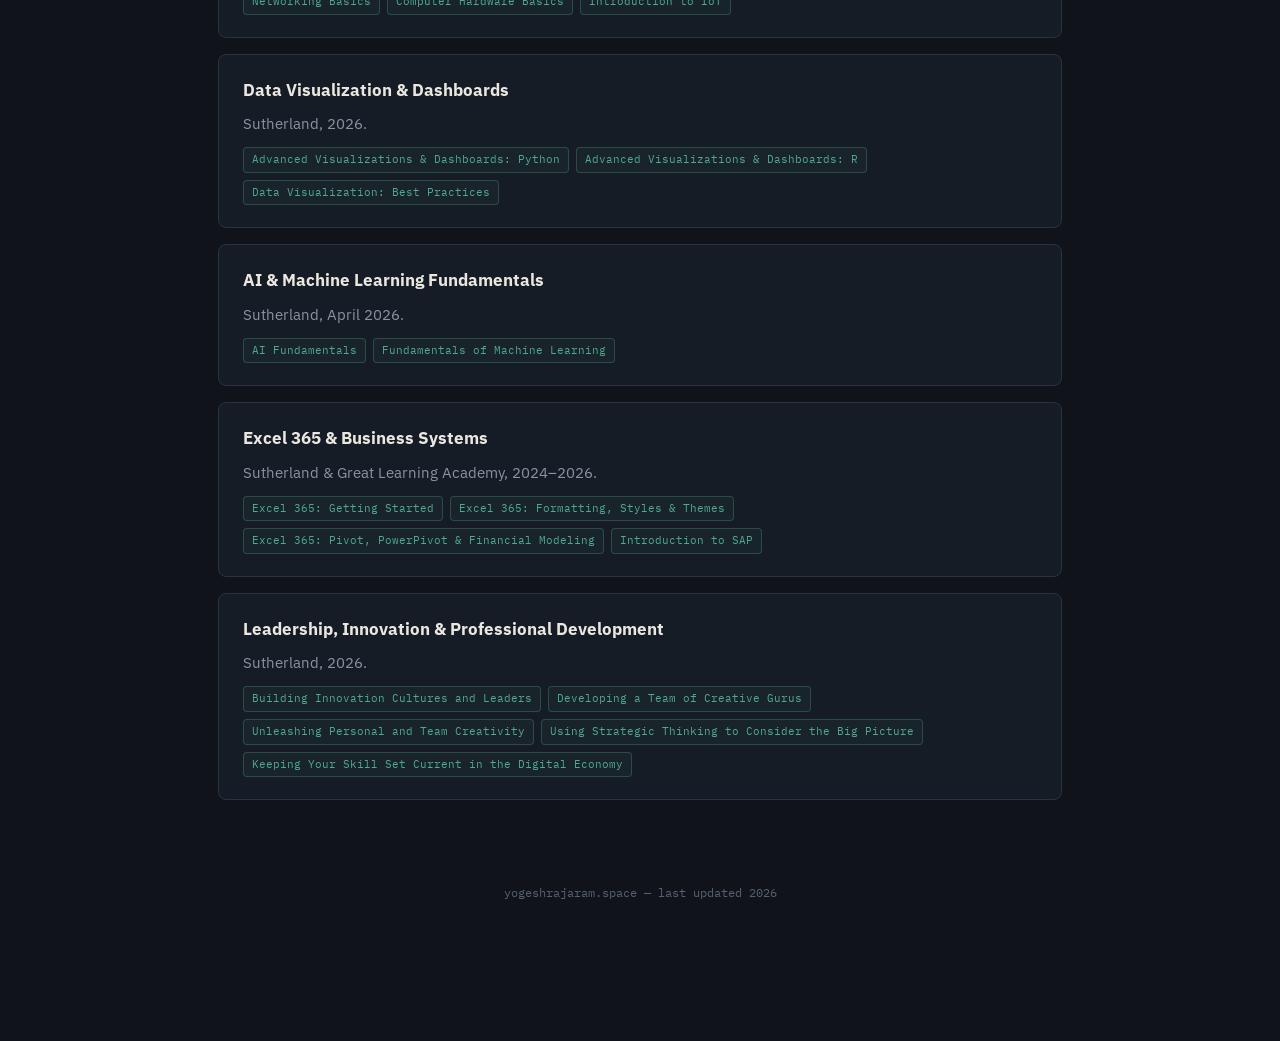
<file: certifications.html>
<!DOCTYPE html>
<html lang="en">
<head>
<meta charset="UTF-8">
<meta name="viewport" content="width=device-width, initial-scale=1.0">
<link rel="icon" type="image/svg+xml" href="data:image/svg+xml,%3Csvg xmlns='http://www.w3.org/2000/svg' viewBox='0 0 100 100'%3E%3Crect width='100' height='100' rx='18' fill='%2310141a'/%3E%3Ctext x='50' y='68' font-size='58' text-anchor='middle' fill='%23c99a3c' font-family='monospace'%3E%3E_%3C/text%3E%3C/svg%3E">
<meta property="og:title" content="Certifications — Yogesh Rajaram">
<meta property="og:description" content="Cybersecurity Engineer — GRC, IAM &amp; Security Operations. MSc Cybersecurity Engineering, Riga Technical University.">
<meta property="og:image" content="https://yogeshrajaram.space/og-image.png">
<meta property="og:url" content="https://yogeshrajaram.space/certifications.html">
<meta property="og:type" content="website">
<meta name="twitter:card" content="summary_large_image">
<title>Certifications — Yogesh Rajaram</title>
<link rel="preconnect" href="https://fonts.googleapis.com">
<link rel="preconnect" href="https://fonts.gstatic.com" crossorigin>
<link href="https://fonts.googleapis.com/css2?family=IBM+Plex+Mono:wght@400;500;600&family=IBM+Plex+Sans:wght@400;500;600;700&display=swap" rel="stylesheet">
<link rel="stylesheet" href="style.css">
<script>
  (function(){
    var saved = localStorage.getItem('theme');
    if(saved === 'light'){ document.documentElement.setAttribute('data-theme','light'); }
  })();
</script>
</head>
<body class="has-dog">

<div class="topbar">
  <div class="topbar-inner">
    <a class="brand" href="index.html">yogesh<span class="dot">.</span>rajaram</a>
    <div class="nav-group">
      <nav>
        <a href="about.html">about</a>
        <a href="experience.html">experience</a>
        <a href="skills.html">skills</a>
        <a href="certifications.html" class="current">certifications</a>
        <a href="projects.html">projects</a>
        <a href="education.html">education</a>
        <a href="blog/blog-home.html">blog</a>
        <a href="contact.html">contact</a>
      </nav>
      <div class="topbar-actions">
        <a href="Yogesh_Rajaram_CV.pdf" download class="cv-link">download cv</a>
        <button class="theme-toggle" id="theme-toggle" onclick="toggleTheme()" aria-label="Toggle light/dark theme"><span id="theme-toggle-label">Light</span></button>
      </div>
    </div>
  </div>
</div>

<div class="wrap">
  <div class="crumb-bar"><a href="index.html">~/</a><a href="about.html">~/about</a><a href="experience.html">~/experience</a><a href="skills.html">~/skills</a><a href="certifications.html" class="current">~/certifications</a><a href="projects.html">~/projects</a><a href="education.html">~/education</a><a href="blog/blog-home.html">~/blog</a><a href="contact.html">~/contact</a></div>

  <section class="page-header">
    <a class="back" href="index.html">← back to overview</a>
  </section>

  <section class="reveal" style="border-top: 1px solid var(--line);">
    <div class="section-head">
      <span class="ctrl-id">~/certifications</span>
      <h2 class="type-heading">Certifications &amp; Coursework</h2>
      <span class="badge verified">49 completed</span>
    </div>
    <p style="color: var(--text-dim); font-size: 14.5px; max-width: 64ch; margin: -14px 0 28px;">
      Grouped by theme below — individual course names are listed under each group.
    </p>

    <div class="artifact">
      <div class="artifact-top"><h3>Mechanical Engineering &amp; CAD Design</h3></div>
      <p>CADD Centre Training Services, Kancheepuram — Dec 2015 to Jul 2016, alongside Diploma in Mechanical Engineering.</p>
      <div class="stack">
        <span>Course on ANSYS Fluent (CFD)</span>
        <span>Diploma in Product Design &amp; Analysis (SolidWorks, GD&amp;T, FEA)</span>
        <span>Master Diploma in Product Design &amp; Analysis (NX CAD/CAM, ANSYS Workbench, AutoCAD 2D, Creo)</span>
        <span>Course on Primavera (Project Scheduling)</span>
      </div>
    </div>

    <div class="artifact">
      <div class="artifact-top"><h3>SSCP 2021 Certification Series</h3></div>
      <p>17 modules covering the full SSCP domain set — access control, risk management, cryptography, incident response, and more. Sutherland, Oct–Nov 2025.</p>
      <div class="stack">
        <span>Basic Security Concepts</span><span>Risk Management</span><span>Understanding &amp; Applying Cryptography</span>
        <span>Identity Management &amp; Access Control</span><span>Authentication &amp; Trust Architectures</span>
        <span>Secure Protocols &amp; PKI</span><span>Secure Wireless Communication</span><span>Fundamental Networking Concepts</span>
        <span>Network Attacks &amp; Countermeasures</span><span>Malware &amp; Countermeasures</span>
        <span>Security &amp; Vulnerability Assessment</span><span>Security Controls</span>
        <span>Endpoint Protection &amp; Mobile Device Mgmt</span><span>Physical Security Operations</span>
        <span>Asset &amp; Change Management Lifecycles</span><span>Business Continuity Planning</span>
        <span>Incident Response &amp; Forensics</span>
      </div>
    </div>

    <div class="artifact">
      <div class="artifact-top"><h3>Incident Response &amp; Crisis Management</h3></div>
      <p>Sutherland, 2025.</p>
      <div class="stack">
        <span>Certified in Cybersecurity (CC): Incident Response</span>
        <span>CISM 2022: Incident Response</span>
        <span>InfoSec Crisis Management &amp; Incident Response</span>
      </div>
    </div>

    <div class="artifact">
      <div class="artifact-top"><h3>Business Continuity Planning Bootcamp</h3></div>
      <p>Two-part live bootcamp. Sutherland, Oct 2025.</p>
      <div class="stack">
        <span>Session 1 Replay</span><span>Session 2 Replay</span>
      </div>
    </div>

    <div class="artifact">
      <div class="artifact-top"><h3>Cybersecurity Fundamentals &amp; Threat Intelligence</h3></div>
      <p>Cisco Networking Academy, arcX &amp; Sutherland, 2023–2026.</p>
      <div class="stack">
        <span>Introduction to Cybersecurity</span><span>Network Defense</span><span>Endpoint Security</span>
        <span>Cyber Threat Management</span><span>Cyber Threat Intelligence 101 (arcX)</span>
        <span>Security Measures: Implementing Security Controls</span>
      </div>
    </div>

    <div class="artifact">
      <div class="artifact-top"><h3>IT &amp; Networking Fundamentals</h3></div>
      <p>Cisco Networking Academy, 2023–2024.</p>
      <div class="stack">
        <span>Networking Basics</span><span>Computer Hardware Basics</span><span>Introduction to IoT</span>
      </div>
    </div>

    <div class="artifact">
      <div class="artifact-top"><h3>Data Visualization &amp; Dashboards</h3></div>
      <p>Sutherland, 2026.</p>
      <div class="stack">
        <span>Advanced Visualizations &amp; Dashboards: Python</span>
        <span>Advanced Visualizations &amp; Dashboards: R</span>
        <span>Data Visualization: Best Practices</span>
      </div>
    </div>

    <div class="artifact">
      <div class="artifact-top"><h3>AI &amp; Machine Learning Fundamentals</h3></div>
      <p>Sutherland, April 2026.</p>
      <div class="stack">
        <span>AI Fundamentals</span><span>Fundamentals of Machine Learning</span>
      </div>
    </div>

    <div class="artifact">
      <div class="artifact-top"><h3>Excel 365 &amp; Business Systems</h3></div>
      <p>Sutherland &amp; Great Learning Academy, 2024–2026.</p>
      <div class="stack">
        <span>Excel 365: Getting Started</span>
        <span>Excel 365: Formatting, Styles &amp; Themes</span>
        <span>Excel 365: Pivot, PowerPivot &amp; Financial Modeling</span>
        <span>Introduction to SAP</span>
      </div>
    </div>

    <div class="artifact">
      <div class="artifact-top"><h3>Leadership, Innovation &amp; Professional Development</h3></div>
      <p>Sutherland, 2026.</p>
      <div class="stack">
        <span>Building Innovation Cultures and Leaders</span>
        <span>Developing a Team of Creative Gurus</span>
        <span>Unleashing Personal and Team Creativity</span>
        <span>Using Strategic Thinking to Consider the Big Picture</span>
        <span>Keeping Your Skill Set Current in the Digital Economy</span>
      </div>
    </div>

  </section>

</div>

<footer>yogeshrajaram.space — last updated 2026</footer>

<script>
  const revealEls = document.querySelectorAll('.reveal');
  const io = new IntersectionObserver((entries) => {
    entries.forEach(e => { if(e.isIntersecting){ e.target.classList.add('in'); io.unobserve(e.target); } });
  }, { threshold: 0.1 });
  revealEls.forEach(el => io.observe(el));

  function updateToggleLabel(){
    var isLight = document.documentElement.getAttribute('data-theme') === 'light';
    var label = document.getElementById('theme-toggle-label');
    if(label){ label.textContent = isLight ? 'Dark' : 'Light'; }
  }
  function toggleTheme(){
    var html = document.documentElement;
    var isLight = html.getAttribute('data-theme') === 'light';
    if(isLight){ html.removeAttribute('data-theme'); localStorage.setItem('theme','dark'); }
    else { html.setAttribute('data-theme','light'); localStorage.setItem('theme','light'); }
    updateToggleLabel();
  }
  updateToggleLabel();

  (function(){
    var lastUpdated = new Date('2026-09-01T00:00:00Z');
    var now = new Date();
    var diffMs = now - lastUpdated;
    var mins = Math.floor(diffMs / 60000);
    var text;
    if(mins < 60){ text = mins <= 1 ? 'just now' : mins + ' min ago'; }
    else if(mins < 1440){ var hrs = Math.floor(mins/60); text = hrs + (hrs===1?' hour ago':' hours ago'); }
    else { var days = Math.floor(mins/1440); text = days + (days===1?' day ago':' days ago'); }
    var el = document.getElementById('last-scan');
    if(el){ el.textContent = 'LAST SCAN: ' + text; }
  })();


  document.querySelectorAll('.type-heading').forEach(function(el){
    var full = el.textContent;
    el.textContent = '';
    var i = 0;
    function step(){
      if(i <= full.length){
        el.textContent = full.slice(0, i);
        i++;
        setTimeout(step, 28);
      } else {
        el.classList.add('done');
      }
    }
    step();
  });
</script>

<div class="status-bar">
  <span><span class="dot">●</span> STATUS: ONLINE</span>
  <span id="last-scan">LAST SCAN: just now</span>
</div>


<!-- Dog companion -->
<div class="dog-scene" id="dog-scene" aria-hidden="true">
  <div class="ground-line"></div>

  <span class="scene-tree" style="left:15%; font-size:26px; opacity:0.6;">&#127795;</span>
  <span class="scene-tree" style="left:75%; font-size:22px; opacity:0.5;">&#127794;</span>
  <span class="scene-prop" style="left:32%;">&#127934;</span>
  <span class="scene-prop" style="left:58%;">&#129472;</span>

  <div class="dog-bed">
    <svg viewBox="0 0 34 16" xmlns="http://www.w3.org/2000/svg">
      <ellipse cx="17" cy="10" rx="17" ry="6" fill="#7a4a25"/>
      <ellipse cx="17" cy="8" rx="13" ry="4.5" fill="#c99a3c"/>
    </svg>
  </div>

  <div class="food-bowl">
    <svg viewBox="0 0 20 12" xmlns="http://www.w3.org/2000/svg">
      <ellipse cx="10" cy="9" rx="9" ry="3" fill="#7a4a25"/>
      <ellipse cx="10" cy="7" rx="7" ry="2.4" fill="#c99a3c"/>
    </svg>
  </div>

  <button class="feeder-btn" id="feeder-btn" type="button" title="Feed the dog" aria-label="Feed the dog">&#127830;</button>
  <div class="food-layer" id="food-layer"></div>

  <div class="dog-pos" id="dog-pos">
    <div class="speech-bubble" id="speech-bubble"></div>
    <div class="dog-facing" id="dog-facing">
      <div class="dog-sprite" id="dog-sprite">
        <svg class="dog-svg" viewBox="0 0 64 40" xmlns="http://www.w3.org/2000/svg">
          <g class="part-tail" id="part-tail">
            <path d="M15,20 C8,17 6,11 11,8 C14,11 14,16 17,18 Z" fill="#f5f1e6"/>
            <circle cx="10" cy="9" r="2.4" fill="#7a4a25"/>
          </g>
          <g class="part-leg-back" id="part-leg-back">
            <rect x="19" y="23" width="5" height="10" rx="2.5" fill="#f5f1e6"/>
            <ellipse cx="21.5" cy="33.5" rx="3" ry="1.6" fill="#1c1f26"/>
          </g>
          <g class="part-leg-front" id="part-leg-front">
            <rect x="34" y="23" width="5" height="10" rx="2.5" fill="#f5f1e6"/>
            <ellipse cx="36.5" cy="33.5" rx="3" ry="1.6" fill="#1c1f26"/>
          </g>
          <ellipse cx="27" cy="20" rx="15" ry="9" fill="#c99a3c"/>
          <ellipse cx="26" cy="25" rx="12" ry="4" fill="#f5f1e6"/>
          <ellipse cx="23" cy="14.5" rx="9" ry="4" fill="#7a4a25"/>
          <g class="part-head" id="part-head">
            <circle cx="47" cy="16" r="8" fill="#c99a3c"/>
            <ellipse cx="52.5" cy="19" rx="5" ry="4" fill="#f5f1e6"/>
            <circle cx="56.5" cy="19" r="1.6" fill="#1c1f26"/>
            <circle cx="45" cy="14" r="1.3" fill="#1c1f26" class="eye-open"/>
            <path d="M43.5,14 q1.5,1.6 3,0" stroke="#1c1f26" stroke-width="1" fill="none" class="eye-closed"/>
            <g class="part-ear" id="part-ear">
              <path d="M43,10 C38,11 35,18 38,25 C40,28 44,27 44,22 C44,17 44,13 43,10 Z" fill="#7a4a25"/>
            </g>
          </g>
        </svg>
        <div class="zzz" id="zzz"><span>z</span><span>z</span><span>z</span></div>
      </div>
    </div>
  </div>
</div>

<script>
(function(){
  if (window.matchMedia && window.matchMedia('(prefers-reduced-motion: reduce)').matches) return;
  var scene = document.getElementById('dog-scene');
  if(!scene) return;
  var dogPos = document.getElementById('dog-pos');
  var dogFacing = document.getElementById('dog-facing');
  var dogSprite = document.getElementById('dog-sprite');
  var feederBtn = document.getElementById('feeder-btn');
  var foodLayer = document.getElementById('food-layer');
  var bubbleEl = document.getElementById('speech-bubble');

  var BED_X = 4;

  var state = 'run';
  var x = 24;
  var dir = 1;
  var speed = 32;
  var lastTime = null;
  var sniffElapsed = 0;
  var nextSniffAt = 7 + Math.random()*10;
  var woofElapsed = 0;
  var nextWoofAt = 22 + Math.random()*18;
  var lastInteraction = Date.now();
  var idleThreshold = 26000;
  var hungryShown = false;
  var approaching = false;
  var eatingNow = false;
  var pendingAction = null; // 'sleep' | 'eat'
  var targetX = null;
  var sniffTimeout = null;
  var wakeTimeout = null;
  var eatTimeout = null;
  var bubbleTimeout = null;

  function dogWidth(){ return 60; }
  function sceneWidth(){ return scene.clientWidth || 300; }

  function showBubble(text, duration){
    bubbleEl.textContent = text;
    bubbleEl.classList.add('show');
    if(bubbleTimeout){ clearTimeout(bubbleTimeout); }
    bubbleTimeout = setTimeout(function(){ bubbleEl.classList.remove('show'); }, duration || 2600);
  }

  function clearClasses(){
    dogSprite.classList.remove('is-moving','is-sniffing','is-sleeping','is-eating');
  }
  function setState(s){
    state = s;
    clearClasses();
    if(s === 'run' || s === 'wake'){ dogSprite.classList.add('is-moving'); }
    else if(s === 'sniff'){ dogSprite.classList.add('is-sniffing'); }
    else if(s === 'sleep'){ dogSprite.classList.add('is-sleeping'); }
    else if(s === 'eat'){ dogSprite.classList.add('is-eating'); dogSprite.classList.add('is-moving'); }
  }
  setState('run');

  function registerInteraction(){
    lastInteraction = Date.now();
    hungryShown = false;
    if(state === 'sleep'){
      setState('wake');
      wakeTimeout = setTimeout(function(){ if(state === 'wake') setState('run'); }, 500);
    }
  }
  ['click','scroll','keydown','touchstart'].forEach(function(evt){
    window.addEventListener(evt, registerInteraction, { passive: true });
  });

  feederBtn.addEventListener('click', function(e){
    e.stopPropagation();
    registerInteraction();
    if(sniffTimeout){ clearTimeout(sniffTimeout); sniffTimeout = null; }
    var bowlX = sceneWidth() - 72;
    dropFood(sceneWidth() - 62);
    targetX = Math.max(6, bowlX - 46);
    pendingAction = 'eat';
    approaching = true;
    eatingNow = false;
    if(state !== 'eat'){ setState('run'); }
  });

  function dropFood(centerX){
    var food = document.createElement('div');
    food.className = 'food-item';
    food.style.left = (centerX - 9) + 'px';
    food.textContent = String.fromCodePoint(0x1F357);
    foodLayer.appendChild(food);
    setTimeout(function(){ if(food.parentNode) food.parentNode.removeChild(food); }, 3000);
  }

  setTimeout(function(){ showBubble('Hi ' + String.fromCodePoint(0x1F44B), 3000); }, 1500);

  function tick(ts){
    if(lastTime == null) lastTime = ts;
    var dt = Math.min((ts - lastTime)/1000, 0.1);
    lastTime = ts;

    var idleMs = Date.now() - lastInteraction;

    if(!hungryShown && state === 'run' && idleMs > 14000 && idleMs < idleThreshold){
      showBubble('Hungry...', 3000);
      hungryShown = true;
    }

    if(state !== 'sleep' && !approaching && !eatingNow && idleMs > idleThreshold){
      if(sniffTimeout){ clearTimeout(sniffTimeout); sniffTimeout = null; }
      pendingAction = 'sleep';
      targetX = BED_X;
      approaching = true;
    }

    if(approaching){
      var dx = targetX - x;
      var step = 70 * dt;
      if(Math.abs(dx) <= step){
        x = targetX;
        approaching = false;
        if(pendingAction === 'eat'){
          eatingNow = true;
          setState('eat');
          eatTimeout = setTimeout(function(){
            eatingNow = false;
            pendingAction = null;
            targetX = null;
            setState('run');
          }, 1300);
        } else if(pendingAction === 'sleep'){
          pendingAction = null;
          targetX = null;
          setState('sleep');
        }
      } else {
        dir = dx > 0 ? 1 : -1;
        x += step * dir;
      }
    } else if(state === 'run'){
      x += dir * speed * dt;
      var maxX = sceneWidth() - dogWidth() - 10;
      if(x > maxX){ x = maxX; dir = -1; }
      if(x < 10){ x = 10; dir = 1; }

      sniffElapsed += dt;
      if(sniffElapsed > nextSniffAt){
        sniffElapsed = 0;
        nextSniffAt = 7 + Math.random()*12;
        setState('sniff');
        sniffTimeout = setTimeout(function(){ if(state === 'sniff') setState('run'); }, 2000 + Math.random()*1500);
      }

      woofElapsed += dt;
      if(woofElapsed > nextWoofAt){
        woofElapsed = 0;
        nextWoofAt = 25 + Math.random()*20;
        showBubble('Woof!', 2000);
      }
    }

    dogPos.style.transform = 'translateX(' + x + 'px)';
    dogFacing.classList.toggle('face-left', dir < 0);

    requestAnimationFrame(tick);
  }
  requestAnimationFrame(tick);
})();
</script>

</body>
</html>
</file>
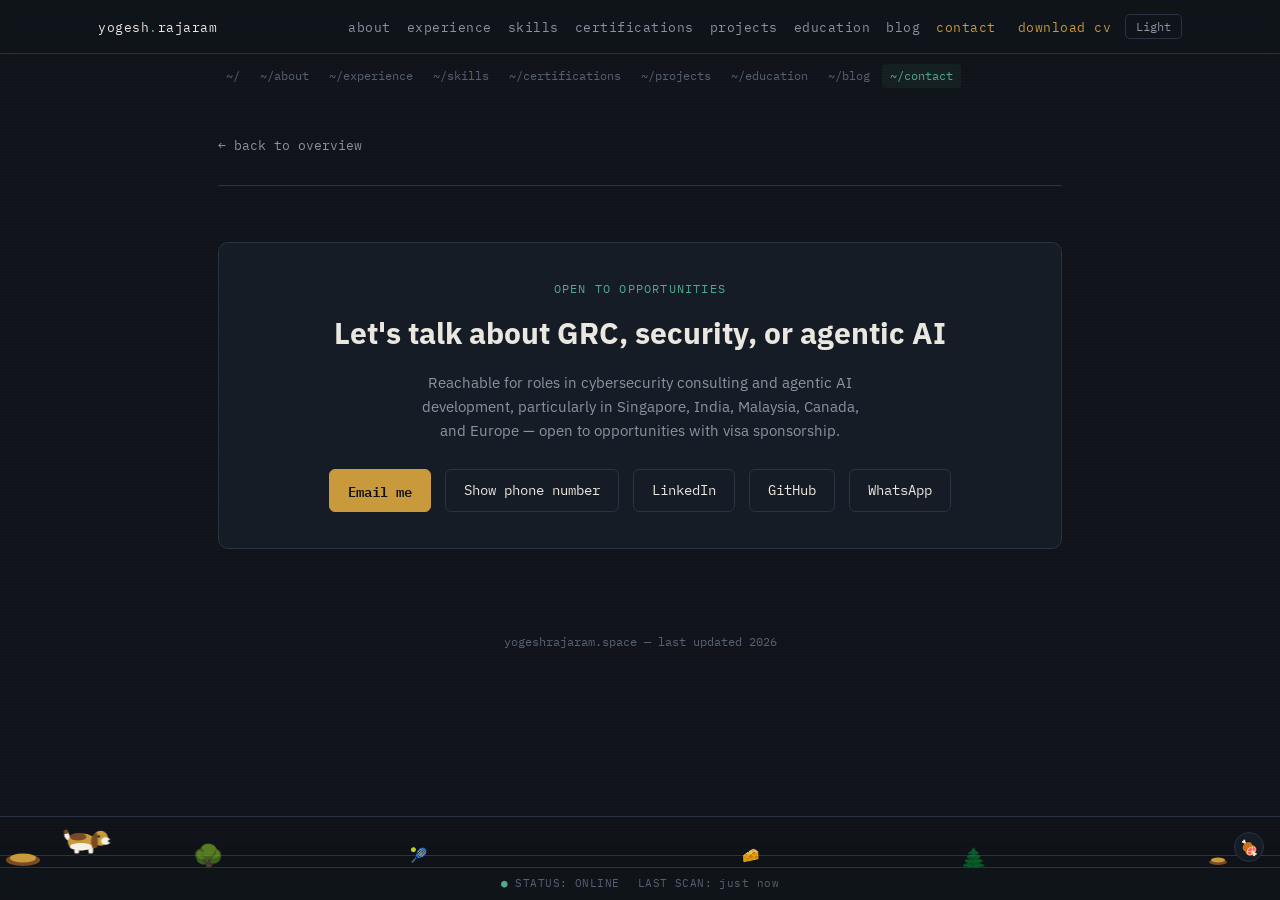
<file: contact.html>
<!DOCTYPE html>
<html lang="en">
<head>
<meta charset="UTF-8">
<meta name="viewport" content="width=device-width, initial-scale=1.0">
<link rel="icon" type="image/svg+xml" href="data:image/svg+xml,%3Csvg xmlns='http://www.w3.org/2000/svg' viewBox='0 0 100 100'%3E%3Crect width='100' height='100' rx='18' fill='%2310141a'/%3E%3Ctext x='50' y='68' font-size='58' text-anchor='middle' fill='%23c99a3c' font-family='monospace'%3E%3E_%3C/text%3E%3C/svg%3E">
<meta property="og:title" content="Contact — Yogesh Rajaram">
<meta property="og:description" content="Cybersecurity Engineer — GRC, IAM &amp; Security Operations. MSc Cybersecurity Engineering, Riga Technical University.">
<meta property="og:image" content="https://yogeshrajaram.space/og-image.png">
<meta property="og:url" content="https://yogeshrajaram.space/contact.html">
<meta property="og:type" content="website">
<meta name="twitter:card" content="summary_large_image">
<title>Contact — Yogesh Rajaram</title>
<link rel="preconnect" href="https://fonts.googleapis.com">
<link rel="preconnect" href="https://fonts.gstatic.com" crossorigin>
<link href="https://fonts.googleapis.com/css2?family=IBM+Plex+Mono:wght@400;500;600&family=IBM+Plex+Sans:wght@400;500;600;700&display=swap" rel="stylesheet">
<link rel="stylesheet" href="style.css">
<script>
  (function(){
    var saved = localStorage.getItem('theme');
    if(saved === 'light'){ document.documentElement.setAttribute('data-theme','light'); }
  })();
</script>
</head>
<body class="has-dog">

<div class="topbar">
  <div class="topbar-inner">
    <a class="brand" href="index.html">yogesh<span class="dot">.</span>rajaram</a>
    <div class="nav-group">
      <nav>
        <a href="about.html">about</a>
        <a href="experience.html">experience</a>
        <a href="skills.html">skills</a>
        <a href="certifications.html">certifications</a>
        <a href="projects.html">projects</a>
        <a href="education.html">education</a>
        <a href="blog/blog-home.html">blog</a>
        <a href="contact.html" class="current">contact</a>
      </nav>
      <div class="topbar-actions">
        <a href="Yogesh_Rajaram_CV.pdf" download class="cv-link">download cv</a>
        <button class="theme-toggle" id="theme-toggle" onclick="toggleTheme()" aria-label="Toggle light/dark theme"><span id="theme-toggle-label">Light</span></button>
      </div>
    </div>
  </div>
</div>

<div class="wrap">
  <div class="crumb-bar"><a href="index.html">~/</a><a href="about.html">~/about</a><a href="experience.html">~/experience</a><a href="skills.html">~/skills</a><a href="certifications.html">~/certifications</a><a href="projects.html">~/projects</a><a href="education.html">~/education</a><a href="blog/blog-home.html">~/blog</a><a href="contact.html" class="current">~/contact</a></div>

  <section class="page-header">
    <a class="back" href="index.html">← back to overview</a>
  </section>

  <section class="reveal" style="border-top: 1px solid var(--line); border-bottom: none;">
    <div class="contact-panel">
      <div class="lead">Open to opportunities</div>
      <h2>Let's talk about GRC, security, or agentic AI</h2>
      <p>
        Reachable for roles in cybersecurity consulting and agentic AI development, particularly in Singapore, India, Malaysia, Canada, and Europe — open to opportunities with visa sponsorship.
      </p>
      <div class="contact-links">
        <a class="primary" href="mailto:yogesh.rajaram3@gmail.com">Email me</a>
        <a href="#" id="phone-link" onclick="revealPhone(event, this)">Show phone number</a>
        <a href="https://linkedin.com/in/yogeshrajaram" target="_blank" rel="noopener">LinkedIn</a>
        <a href="https://github.com/yogeshrajaram-dev" target="_blank" rel="noopener">GitHub</a>
        <a href="https://wa.me/919751619079?text=Hello%20Yogesh%2C%20I%20found%20your%20WhatsApp%20on%20your%20portfolio." target="_blank" rel="noopener">WhatsApp</a>
      </div>
    </div>
  </section>

</div>

<footer>yogeshrajaram.space — last updated 2026</footer>

<script>
  const revealEls = document.querySelectorAll('.reveal');
  const io = new IntersectionObserver((entries) => {
    entries.forEach(e => { if(e.isIntersecting){ e.target.classList.add('in'); io.unobserve(e.target); } });
  }, { threshold: 0.1 });
  revealEls.forEach(el => io.observe(el));

  function updateToggleLabel(){
    var isLight = document.documentElement.getAttribute('data-theme') === 'light';
    var label = document.getElementById('theme-toggle-label');
    if(label){ label.textContent = isLight ? 'Dark' : 'Light'; }
  }
  function toggleTheme(){
    var html = document.documentElement;
    var isLight = html.getAttribute('data-theme') === 'light';
    if(isLight){ html.removeAttribute('data-theme'); localStorage.setItem('theme','dark'); }
    else { html.setAttribute('data-theme','light'); localStorage.setItem('theme','light'); }
    updateToggleLabel();
  }
  updateToggleLabel();

  (function(){
    var lastUpdated = new Date('2026-09-01T00:00:00Z');
    var now = new Date();
    var diffMs = now - lastUpdated;
    var mins = Math.floor(diffMs / 60000);
    var text;
    if(mins < 60){ text = mins <= 1 ? 'just now' : mins + ' min ago'; }
    else if(mins < 1440){ var hrs = Math.floor(mins/60); text = hrs + (hrs===1?' hour ago':' hours ago'); }
    else { var days = Math.floor(mins/1440); text = days + (days===1?' day ago':' days ago'); }
    var el = document.getElementById('last-scan');
    if(el){ el.textContent = 'LAST SCAN: ' + text; }
  })();

  function revealPhone(event, el){
    event.preventDefault();
    el.textContent = "+91 97516 19079";
    el.href = "tel:+919751619079";
    el.removeAttribute("onclick");
  }
</script>

<div class="status-bar">
  <span><span class="dot">●</span> STATUS: ONLINE</span>
  <span id="last-scan">LAST SCAN: just now</span>
</div>


<!-- Dog companion -->
<div class="dog-scene" id="dog-scene" aria-hidden="true">
  <div class="ground-line"></div>

  <span class="scene-tree" style="left:15%; font-size:26px; opacity:0.6;">&#127795;</span>
  <span class="scene-tree" style="left:75%; font-size:22px; opacity:0.5;">&#127794;</span>
  <span class="scene-prop" style="left:32%;">&#127934;</span>
  <span class="scene-prop" style="left:58%;">&#129472;</span>

  <div class="dog-bed">
    <svg viewBox="0 0 34 16" xmlns="http://www.w3.org/2000/svg">
      <ellipse cx="17" cy="10" rx="17" ry="6" fill="#7a4a25"/>
      <ellipse cx="17" cy="8" rx="13" ry="4.5" fill="#c99a3c"/>
    </svg>
  </div>

  <div class="food-bowl">
    <svg viewBox="0 0 20 12" xmlns="http://www.w3.org/2000/svg">
      <ellipse cx="10" cy="9" rx="9" ry="3" fill="#7a4a25"/>
      <ellipse cx="10" cy="7" rx="7" ry="2.4" fill="#c99a3c"/>
    </svg>
  </div>

  <button class="feeder-btn" id="feeder-btn" type="button" title="Feed the dog" aria-label="Feed the dog">&#127830;</button>
  <div class="food-layer" id="food-layer"></div>

  <div class="dog-pos" id="dog-pos">
    <div class="speech-bubble" id="speech-bubble"></div>
    <div class="dog-facing" id="dog-facing">
      <div class="dog-sprite" id="dog-sprite">
        <svg class="dog-svg" viewBox="0 0 64 40" xmlns="http://www.w3.org/2000/svg">
          <g class="part-tail" id="part-tail">
            <path d="M15,20 C8,17 6,11 11,8 C14,11 14,16 17,18 Z" fill="#f5f1e6"/>
            <circle cx="10" cy="9" r="2.4" fill="#7a4a25"/>
          </g>
          <g class="part-leg-back" id="part-leg-back">
            <rect x="19" y="23" width="5" height="10" rx="2.5" fill="#f5f1e6"/>
            <ellipse cx="21.5" cy="33.5" rx="3" ry="1.6" fill="#1c1f26"/>
          </g>
          <g class="part-leg-front" id="part-leg-front">
            <rect x="34" y="23" width="5" height="10" rx="2.5" fill="#f5f1e6"/>
            <ellipse cx="36.5" cy="33.5" rx="3" ry="1.6" fill="#1c1f26"/>
          </g>
          <ellipse cx="27" cy="20" rx="15" ry="9" fill="#c99a3c"/>
          <ellipse cx="26" cy="25" rx="12" ry="4" fill="#f5f1e6"/>
          <ellipse cx="23" cy="14.5" rx="9" ry="4" fill="#7a4a25"/>
          <g class="part-head" id="part-head">
            <circle cx="47" cy="16" r="8" fill="#c99a3c"/>
            <ellipse cx="52.5" cy="19" rx="5" ry="4" fill="#f5f1e6"/>
            <circle cx="56.5" cy="19" r="1.6" fill="#1c1f26"/>
            <circle cx="45" cy="14" r="1.3" fill="#1c1f26" class="eye-open"/>
            <path d="M43.5,14 q1.5,1.6 3,0" stroke="#1c1f26" stroke-width="1" fill="none" class="eye-closed"/>
            <g class="part-ear" id="part-ear">
              <path d="M43,10 C38,11 35,18 38,25 C40,28 44,27 44,22 C44,17 44,13 43,10 Z" fill="#7a4a25"/>
            </g>
          </g>
        </svg>
        <div class="zzz" id="zzz"><span>z</span><span>z</span><span>z</span></div>
      </div>
    </div>
  </div>
</div>

<script>
(function(){
  if (window.matchMedia && window.matchMedia('(prefers-reduced-motion: reduce)').matches) return;
  var scene = document.getElementById('dog-scene');
  if(!scene) return;
  var dogPos = document.getElementById('dog-pos');
  var dogFacing = document.getElementById('dog-facing');
  var dogSprite = document.getElementById('dog-sprite');
  var feederBtn = document.getElementById('feeder-btn');
  var foodLayer = document.getElementById('food-layer');
  var bubbleEl = document.getElementById('speech-bubble');

  var BED_X = 4;

  var state = 'run';
  var x = 24;
  var dir = 1;
  var speed = 32;
  var lastTime = null;
  var sniffElapsed = 0;
  var nextSniffAt = 7 + Math.random()*10;
  var woofElapsed = 0;
  var nextWoofAt = 22 + Math.random()*18;
  var lastInteraction = Date.now();
  var idleThreshold = 26000;
  var hungryShown = false;
  var approaching = false;
  var eatingNow = false;
  var pendingAction = null; // 'sleep' | 'eat'
  var targetX = null;
  var sniffTimeout = null;
  var wakeTimeout = null;
  var eatTimeout = null;
  var bubbleTimeout = null;

  function dogWidth(){ return 60; }
  function sceneWidth(){ return scene.clientWidth || 300; }

  function showBubble(text, duration){
    bubbleEl.textContent = text;
    bubbleEl.classList.add('show');
    if(bubbleTimeout){ clearTimeout(bubbleTimeout); }
    bubbleTimeout = setTimeout(function(){ bubbleEl.classList.remove('show'); }, duration || 2600);
  }

  function clearClasses(){
    dogSprite.classList.remove('is-moving','is-sniffing','is-sleeping','is-eating');
  }
  function setState(s){
    state = s;
    clearClasses();
    if(s === 'run' || s === 'wake'){ dogSprite.classList.add('is-moving'); }
    else if(s === 'sniff'){ dogSprite.classList.add('is-sniffing'); }
    else if(s === 'sleep'){ dogSprite.classList.add('is-sleeping'); }
    else if(s === 'eat'){ dogSprite.classList.add('is-eating'); dogSprite.classList.add('is-moving'); }
  }
  setState('run');

  function registerInteraction(){
    lastInteraction = Date.now();
    hungryShown = false;
    if(state === 'sleep'){
      setState('wake');
      wakeTimeout = setTimeout(function(){ if(state === 'wake') setState('run'); }, 500);
    }
  }
  ['click','scroll','keydown','touchstart'].forEach(function(evt){
    window.addEventListener(evt, registerInteraction, { passive: true });
  });

  feederBtn.addEventListener('click', function(e){
    e.stopPropagation();
    registerInteraction();
    if(sniffTimeout){ clearTimeout(sniffTimeout); sniffTimeout = null; }
    var bowlX = sceneWidth() - 72;
    dropFood(sceneWidth() - 62);
    targetX = Math.max(6, bowlX - 46);
    pendingAction = 'eat';
    approaching = true;
    eatingNow = false;
    if(state !== 'eat'){ setState('run'); }
  });

  function dropFood(centerX){
    var food = document.createElement('div');
    food.className = 'food-item';
    food.style.left = (centerX - 9) + 'px';
    food.textContent = String.fromCodePoint(0x1F357);
    foodLayer.appendChild(food);
    setTimeout(function(){ if(food.parentNode) food.parentNode.removeChild(food); }, 3000);
  }

  setTimeout(function(){ showBubble('Hi ' + String.fromCodePoint(0x1F44B), 3000); }, 1500);

  function tick(ts){
    if(lastTime == null) lastTime = ts;
    var dt = Math.min((ts - lastTime)/1000, 0.1);
    lastTime = ts;

    var idleMs = Date.now() - lastInteraction;

    if(!hungryShown && state === 'run' && idleMs > 14000 && idleMs < idleThreshold){
      showBubble('Hungry...', 3000);
      hungryShown = true;
    }

    if(state !== 'sleep' && !approaching && !eatingNow && idleMs > idleThreshold){
      if(sniffTimeout){ clearTimeout(sniffTimeout); sniffTimeout = null; }
      pendingAction = 'sleep';
      targetX = BED_X;
      approaching = true;
    }

    if(approaching){
      var dx = targetX - x;
      var step = 70 * dt;
      if(Math.abs(dx) <= step){
        x = targetX;
        approaching = false;
        if(pendingAction === 'eat'){
          eatingNow = true;
          setState('eat');
          eatTimeout = setTimeout(function(){
            eatingNow = false;
            pendingAction = null;
            targetX = null;
            setState('run');
          }, 1300);
        } else if(pendingAction === 'sleep'){
          pendingAction = null;
          targetX = null;
          setState('sleep');
        }
      } else {
        dir = dx > 0 ? 1 : -1;
        x += step * dir;
      }
    } else if(state === 'run'){
      x += dir * speed * dt;
      var maxX = sceneWidth() - dogWidth() - 10;
      if(x > maxX){ x = maxX; dir = -1; }
      if(x < 10){ x = 10; dir = 1; }

      sniffElapsed += dt;
      if(sniffElapsed > nextSniffAt){
        sniffElapsed = 0;
        nextSniffAt = 7 + Math.random()*12;
        setState('sniff');
        sniffTimeout = setTimeout(function(){ if(state === 'sniff') setState('run'); }, 2000 + Math.random()*1500);
      }

      woofElapsed += dt;
      if(woofElapsed > nextWoofAt){
        woofElapsed = 0;
        nextWoofAt = 25 + Math.random()*20;
        showBubble('Woof!', 2000);
      }
    }

    dogPos.style.transform = 'translateX(' + x + 'px)';
    dogFacing.classList.toggle('face-left', dir < 0);

    requestAnimationFrame(tick);
  }
  requestAnimationFrame(tick);
})();
</script>

</body>
</html>
</file>
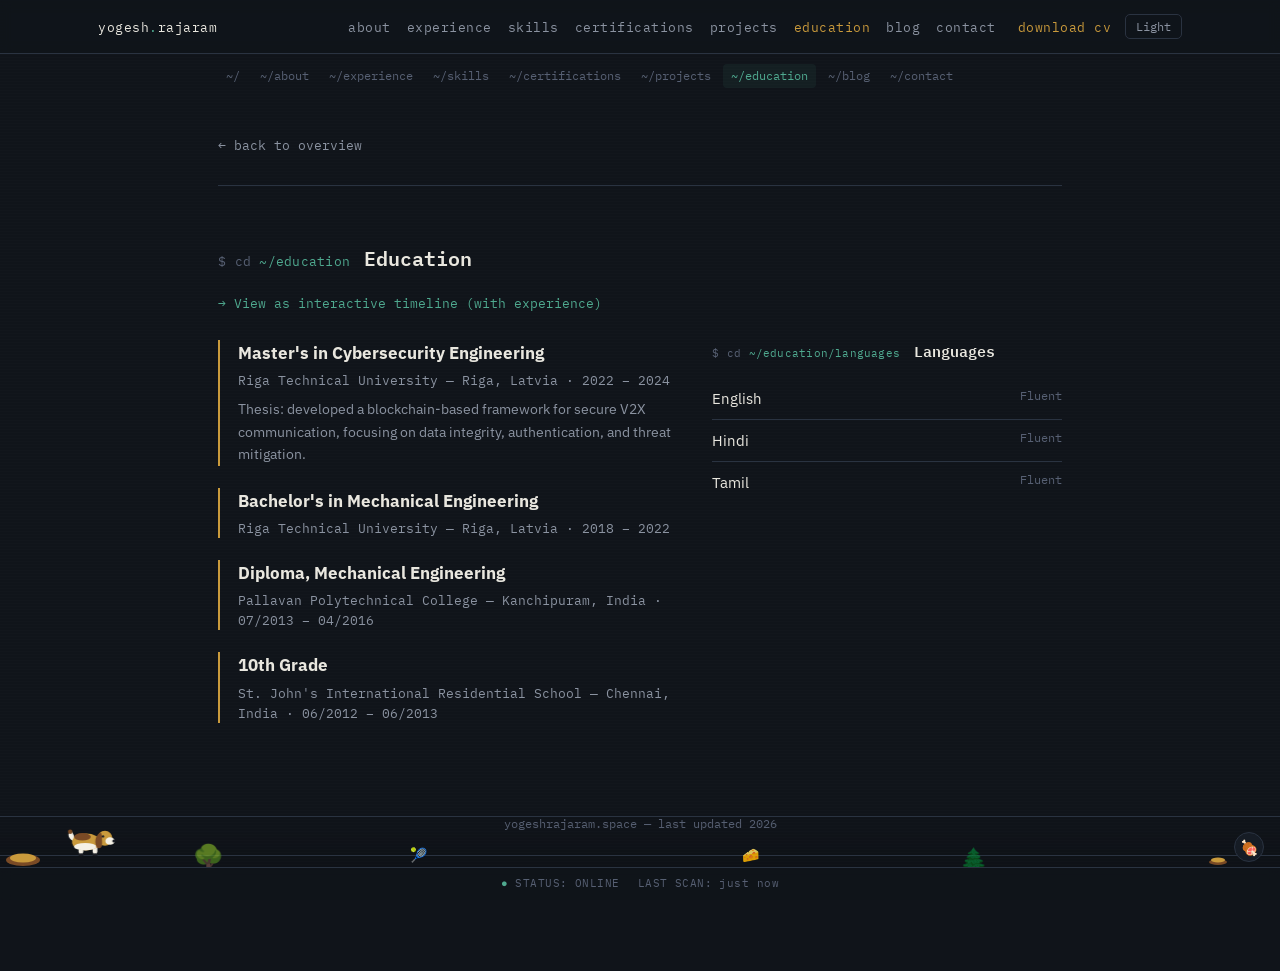
<file: education.html>
<!DOCTYPE html>
<html lang="en">
<head>
<meta charset="UTF-8">
<meta name="viewport" content="width=device-width, initial-scale=1.0">
<link rel="icon" type="image/svg+xml" href="data:image/svg+xml,%3Csvg xmlns='http://www.w3.org/2000/svg' viewBox='0 0 100 100'%3E%3Crect width='100' height='100' rx='18' fill='%2310141a'/%3E%3Ctext x='50' y='68' font-size='58' text-anchor='middle' fill='%23c99a3c' font-family='monospace'%3E%3E_%3C/text%3E%3C/svg%3E">
<meta property="og:title" content="Education — Yogesh Rajaram">
<meta property="og:description" content="Cybersecurity Engineer — GRC, IAM &amp; Security Operations. MSc Cybersecurity Engineering, Riga Technical University.">
<meta property="og:image" content="https://yogeshrajaram.space/og-image.png">
<meta property="og:url" content="https://yogeshrajaram.space/education.html">
<meta property="og:type" content="website">
<meta name="twitter:card" content="summary_large_image">
<title>Education — Yogesh Rajaram</title>
<link rel="preconnect" href="https://fonts.googleapis.com">
<link rel="preconnect" href="https://fonts.gstatic.com" crossorigin>
<link href="https://fonts.googleapis.com/css2?family=IBM+Plex+Mono:wght@400;500;600&family=IBM+Plex+Sans:wght@400;500;600;700&display=swap" rel="stylesheet">
<link rel="stylesheet" href="style.css">
<script>
  (function(){
    var saved = localStorage.getItem('theme');
    if(saved === 'light'){ document.documentElement.setAttribute('data-theme','light'); }
  })();
</script>
</head>
<body class="has-dog">

<div class="topbar">
  <div class="topbar-inner">
    <a class="brand" href="index.html">yogesh<span class="dot">.</span>rajaram</a>
    <div class="nav-group">
      <nav>
        <a href="about.html">about</a>
        <a href="experience.html">experience</a>
        <a href="skills.html">skills</a>
        <a href="certifications.html">certifications</a>
        <a href="projects.html">projects</a>
        <a href="education.html" class="current">education</a>
        <a href="blog/blog-home.html">blog</a>
        <a href="contact.html">contact</a>
      </nav>
      <div class="topbar-actions">
        <a href="Yogesh_Rajaram_CV.pdf" download class="cv-link">download cv</a>
        <button class="theme-toggle" id="theme-toggle" onclick="toggleTheme()" aria-label="Toggle light/dark theme"><span id="theme-toggle-label">Light</span></button>
      </div>
    </div>
  </div>
</div>

<div class="wrap">
  <div class="crumb-bar"><a href="index.html">~/</a><a href="about.html">~/about</a><a href="experience.html">~/experience</a><a href="skills.html">~/skills</a><a href="certifications.html">~/certifications</a><a href="projects.html">~/projects</a><a href="education.html" class="current">~/education</a><a href="blog/blog-home.html">~/blog</a><a href="contact.html">~/contact</a></div>

  <section class="page-header">
    <a class="back" href="index.html">← back to overview</a>
  </section>

  <section class="reveal" style="border-top: 1px solid var(--line);">
    <div class="section-head">
      <span class="ctrl-id">~/education</span>
      <h2 class="type-heading">Education</h2>
    </div>
    <p style="margin: -14px 0 24px;">
      <a href="timeline.html" style="font-family: var(--mono); font-size: 12.5px; color: var(--teal); text-decoration: none;">→ View as interactive timeline (with experience)</a>
    </p>
    <div class="two-col">
      <div>
        <div class="edu-card">
          <h3>Master's in Cybersecurity Engineering</h3>
          <div class="org">Riga Technical University — Riga, Latvia · 2022 – 2024</div>
          <p>Thesis: developed a blockchain-based framework for secure V2X communication, focusing on data integrity, authentication, and threat mitigation.</p>
        </div>
        <div class="edu-card">
          <h3>Bachelor's in Mechanical Engineering</h3>
          <div class="org">Riga Technical University — Riga, Latvia · 2018 – 2022</div>
        </div>
        <div class="edu-card">
          <h3>Diploma, Mechanical Engineering</h3>
          <div class="org">Pallavan Polytechnical College — Kanchipuram, India · 07/2013 – 04/2016</div>
        </div>
        <div class="edu-card">
          <h3>10th Grade</h3>
          <div class="org">St. John's International Residential School — Chennai, India · 06/2012 – 06/2013</div>
        </div>
      </div>
      <div>
        <div class="section-head" style="margin-bottom:14px;">
          <span class="ctrl-id" style="font-size:11px;">~/education/languages</span>
          <h2 style="font-size:15px;">Languages</h2>
        </div>
        <ul class="lang-list">
          <li>English <span class="level">Fluent</span></li>
          <li>Hindi <span class="level">Fluent</span></li>
          <li>Tamil <span class="level">Fluent</span></li>
        </ul>
      </div>
    </div>
  </section>

</div>

<footer>yogeshrajaram.space — last updated 2026</footer>

<script>
  const revealEls = document.querySelectorAll('.reveal');
  const io = new IntersectionObserver((entries) => {
    entries.forEach(e => { if(e.isIntersecting){ e.target.classList.add('in'); io.unobserve(e.target); } });
  }, { threshold: 0.1 });
  revealEls.forEach(el => io.observe(el));

  function updateToggleLabel(){
    var isLight = document.documentElement.getAttribute('data-theme') === 'light';
    var label = document.getElementById('theme-toggle-label');
    if(label){ label.textContent = isLight ? 'Dark' : 'Light'; }
  }
  function toggleTheme(){
    var html = document.documentElement;
    var isLight = html.getAttribute('data-theme') === 'light';
    if(isLight){ html.removeAttribute('data-theme'); localStorage.setItem('theme','dark'); }
    else { html.setAttribute('data-theme','light'); localStorage.setItem('theme','light'); }
    updateToggleLabel();
  }
  updateToggleLabel();

  (function(){
    var lastUpdated = new Date('2026-09-01T00:00:00Z');
    var now = new Date();
    var diffMs = now - lastUpdated;
    var mins = Math.floor(diffMs / 60000);
    var text;
    if(mins < 60){ text = mins <= 1 ? 'just now' : mins + ' min ago'; }
    else if(mins < 1440){ var hrs = Math.floor(mins/60); text = hrs + (hrs===1?' hour ago':' hours ago'); }
    else { var days = Math.floor(mins/1440); text = days + (days===1?' day ago':' days ago'); }
    var el = document.getElementById('last-scan');
    if(el){ el.textContent = 'LAST SCAN: ' + text; }
  })();


  document.querySelectorAll('.type-heading').forEach(function(el){
    var full = el.textContent;
    el.textContent = '';
    var i = 0;
    function step(){
      if(i <= full.length){
        el.textContent = full.slice(0, i);
        i++;
        setTimeout(step, 28);
      } else {
        el.classList.add('done');
      }
    }
    step();
  });
</script>

<div class="status-bar">
  <span><span class="dot">●</span> STATUS: ONLINE</span>
  <span id="last-scan">LAST SCAN: just now</span>
</div>


<!-- Dog companion -->
<div class="dog-scene" id="dog-scene" aria-hidden="true">
  <div class="ground-line"></div>

  <span class="scene-tree" style="left:15%; font-size:26px; opacity:0.6;">&#127795;</span>
  <span class="scene-tree" style="left:75%; font-size:22px; opacity:0.5;">&#127794;</span>
  <span class="scene-prop" style="left:32%;">&#127934;</span>
  <span class="scene-prop" style="left:58%;">&#129472;</span>

  <div class="dog-bed">
    <svg viewBox="0 0 34 16" xmlns="http://www.w3.org/2000/svg">
      <ellipse cx="17" cy="10" rx="17" ry="6" fill="#7a4a25"/>
      <ellipse cx="17" cy="8" rx="13" ry="4.5" fill="#c99a3c"/>
    </svg>
  </div>

  <div class="food-bowl">
    <svg viewBox="0 0 20 12" xmlns="http://www.w3.org/2000/svg">
      <ellipse cx="10" cy="9" rx="9" ry="3" fill="#7a4a25"/>
      <ellipse cx="10" cy="7" rx="7" ry="2.4" fill="#c99a3c"/>
    </svg>
  </div>

  <button class="feeder-btn" id="feeder-btn" type="button" title="Feed the dog" aria-label="Feed the dog">&#127830;</button>
  <div class="food-layer" id="food-layer"></div>

  <div class="dog-pos" id="dog-pos">
    <div class="speech-bubble" id="speech-bubble"></div>
    <div class="dog-facing" id="dog-facing">
      <div class="dog-sprite" id="dog-sprite">
        <svg class="dog-svg" viewBox="0 0 64 40" xmlns="http://www.w3.org/2000/svg">
          <g class="part-tail" id="part-tail">
            <path d="M15,20 C8,17 6,11 11,8 C14,11 14,16 17,18 Z" fill="#f5f1e6"/>
            <circle cx="10" cy="9" r="2.4" fill="#7a4a25"/>
          </g>
          <g class="part-leg-back" id="part-leg-back">
            <rect x="19" y="23" width="5" height="10" rx="2.5" fill="#f5f1e6"/>
            <ellipse cx="21.5" cy="33.5" rx="3" ry="1.6" fill="#1c1f26"/>
          </g>
          <g class="part-leg-front" id="part-leg-front">
            <rect x="34" y="23" width="5" height="10" rx="2.5" fill="#f5f1e6"/>
            <ellipse cx="36.5" cy="33.5" rx="3" ry="1.6" fill="#1c1f26"/>
          </g>
          <ellipse cx="27" cy="20" rx="15" ry="9" fill="#c99a3c"/>
          <ellipse cx="26" cy="25" rx="12" ry="4" fill="#f5f1e6"/>
          <ellipse cx="23" cy="14.5" rx="9" ry="4" fill="#7a4a25"/>
          <g class="part-head" id="part-head">
            <circle cx="47" cy="16" r="8" fill="#c99a3c"/>
            <ellipse cx="52.5" cy="19" rx="5" ry="4" fill="#f5f1e6"/>
            <circle cx="56.5" cy="19" r="1.6" fill="#1c1f26"/>
            <circle cx="45" cy="14" r="1.3" fill="#1c1f26" class="eye-open"/>
            <path d="M43.5,14 q1.5,1.6 3,0" stroke="#1c1f26" stroke-width="1" fill="none" class="eye-closed"/>
            <g class="part-ear" id="part-ear">
              <path d="M43,10 C38,11 35,18 38,25 C40,28 44,27 44,22 C44,17 44,13 43,10 Z" fill="#7a4a25"/>
            </g>
          </g>
        </svg>
        <div class="zzz" id="zzz"><span>z</span><span>z</span><span>z</span></div>
      </div>
    </div>
  </div>
</div>

<script>
(function(){
  if (window.matchMedia && window.matchMedia('(prefers-reduced-motion: reduce)').matches) return;
  var scene = document.getElementById('dog-scene');
  if(!scene) return;
  var dogPos = document.getElementById('dog-pos');
  var dogFacing = document.getElementById('dog-facing');
  var dogSprite = document.getElementById('dog-sprite');
  var feederBtn = document.getElementById('feeder-btn');
  var foodLayer = document.getElementById('food-layer');
  var bubbleEl = document.getElementById('speech-bubble');

  var BED_X = 4;

  var state = 'run';
  var x = 24;
  var dir = 1;
  var speed = 32;
  var lastTime = null;
  var sniffElapsed = 0;
  var nextSniffAt = 7 + Math.random()*10;
  var woofElapsed = 0;
  var nextWoofAt = 22 + Math.random()*18;
  var lastInteraction = Date.now();
  var idleThreshold = 26000;
  var hungryShown = false;
  var approaching = false;
  var eatingNow = false;
  var pendingAction = null; // 'sleep' | 'eat'
  var targetX = null;
  var sniffTimeout = null;
  var wakeTimeout = null;
  var eatTimeout = null;
  var bubbleTimeout = null;

  function dogWidth(){ return 60; }
  function sceneWidth(){ return scene.clientWidth || 300; }

  function showBubble(text, duration){
    bubbleEl.textContent = text;
    bubbleEl.classList.add('show');
    if(bubbleTimeout){ clearTimeout(bubbleTimeout); }
    bubbleTimeout = setTimeout(function(){ bubbleEl.classList.remove('show'); }, duration || 2600);
  }

  function clearClasses(){
    dogSprite.classList.remove('is-moving','is-sniffing','is-sleeping','is-eating');
  }
  function setState(s){
    state = s;
    clearClasses();
    if(s === 'run' || s === 'wake'){ dogSprite.classList.add('is-moving'); }
    else if(s === 'sniff'){ dogSprite.classList.add('is-sniffing'); }
    else if(s === 'sleep'){ dogSprite.classList.add('is-sleeping'); }
    else if(s === 'eat'){ dogSprite.classList.add('is-eating'); dogSprite.classList.add('is-moving'); }
  }
  setState('run');

  function registerInteraction(){
    lastInteraction = Date.now();
    hungryShown = false;
    if(state === 'sleep'){
      setState('wake');
      wakeTimeout = setTimeout(function(){ if(state === 'wake') setState('run'); }, 500);
    }
  }
  ['click','scroll','keydown','touchstart'].forEach(function(evt){
    window.addEventListener(evt, registerInteraction, { passive: true });
  });

  feederBtn.addEventListener('click', function(e){
    e.stopPropagation();
    registerInteraction();
    if(sniffTimeout){ clearTimeout(sniffTimeout); sniffTimeout = null; }
    var bowlX = sceneWidth() - 72;
    dropFood(sceneWidth() - 62);
    targetX = Math.max(6, bowlX - 46);
    pendingAction = 'eat';
    approaching = true;
    eatingNow = false;
    if(state !== 'eat'){ setState('run'); }
  });

  function dropFood(centerX){
    var food = document.createElement('div');
    food.className = 'food-item';
    food.style.left = (centerX - 9) + 'px';
    food.textContent = String.fromCodePoint(0x1F357);
    foodLayer.appendChild(food);
    setTimeout(function(){ if(food.parentNode) food.parentNode.removeChild(food); }, 3000);
  }

  setTimeout(function(){ showBubble('Hi ' + String.fromCodePoint(0x1F44B), 3000); }, 1500);

  function tick(ts){
    if(lastTime == null) lastTime = ts;
    var dt = Math.min((ts - lastTime)/1000, 0.1);
    lastTime = ts;

    var idleMs = Date.now() - lastInteraction;

    if(!hungryShown && state === 'run' && idleMs > 14000 && idleMs < idleThreshold){
      showBubble('Hungry...', 3000);
      hungryShown = true;
    }

    if(state !== 'sleep' && !approaching && !eatingNow && idleMs > idleThreshold){
      if(sniffTimeout){ clearTimeout(sniffTimeout); sniffTimeout = null; }
      pendingAction = 'sleep';
      targetX = BED_X;
      approaching = true;
    }

    if(approaching){
      var dx = targetX - x;
      var step = 70 * dt;
      if(Math.abs(dx) <= step){
        x = targetX;
        approaching = false;
        if(pendingAction === 'eat'){
          eatingNow = true;
          setState('eat');
          eatTimeout = setTimeout(function(){
            eatingNow = false;
            pendingAction = null;
            targetX = null;
            setState('run');
          }, 1300);
        } else if(pendingAction === 'sleep'){
          pendingAction = null;
          targetX = null;
          setState('sleep');
        }
      } else {
        dir = dx > 0 ? 1 : -1;
        x += step * dir;
      }
    } else if(state === 'run'){
      x += dir * speed * dt;
      var maxX = sceneWidth() - dogWidth() - 10;
      if(x > maxX){ x = maxX; dir = -1; }
      if(x < 10){ x = 10; dir = 1; }

      sniffElapsed += dt;
      if(sniffElapsed > nextSniffAt){
        sniffElapsed = 0;
        nextSniffAt = 7 + Math.random()*12;
        setState('sniff');
        sniffTimeout = setTimeout(function(){ if(state === 'sniff') setState('run'); }, 2000 + Math.random()*1500);
      }

      woofElapsed += dt;
      if(woofElapsed > nextWoofAt){
        woofElapsed = 0;
        nextWoofAt = 25 + Math.random()*20;
        showBubble('Woof!', 2000);
      }
    }

    dogPos.style.transform = 'translateX(' + x + 'px)';
    dogFacing.classList.toggle('face-left', dir < 0);

    requestAnimationFrame(tick);
  }
  requestAnimationFrame(tick);
})();
</script>

</body>
</html>
</file>
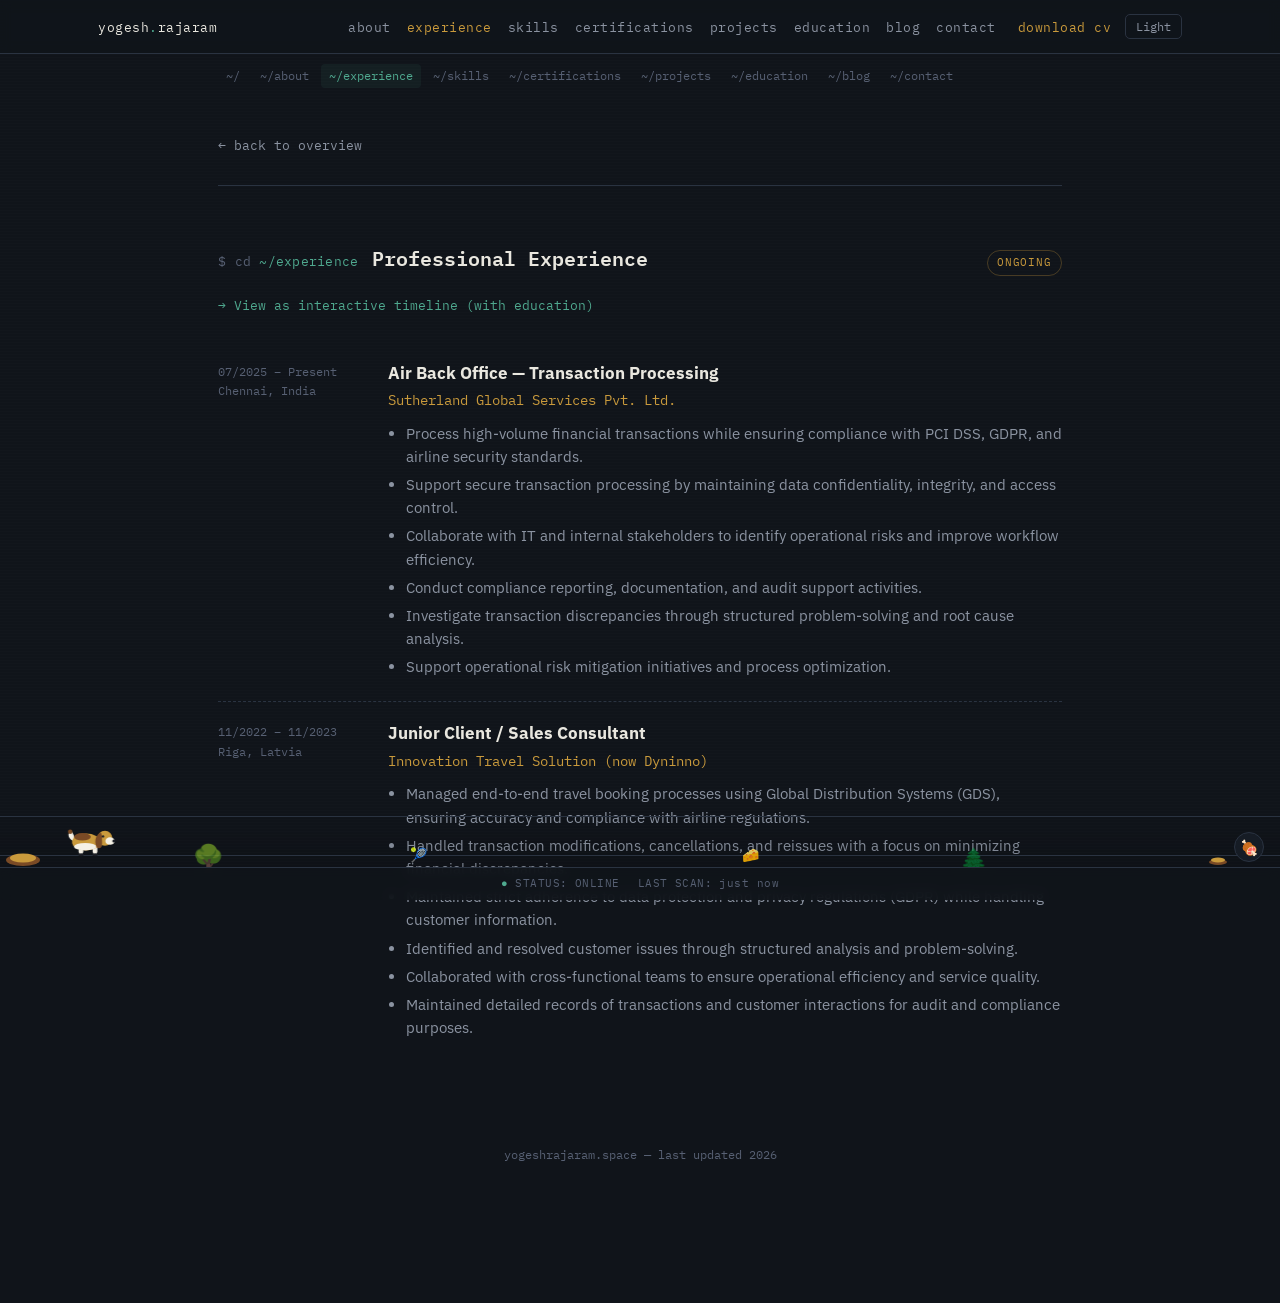
<file: experience.html>
<!DOCTYPE html>
<html lang="en">
<head>
<meta charset="UTF-8">
<meta name="viewport" content="width=device-width, initial-scale=1.0">
<link rel="icon" type="image/svg+xml" href="data:image/svg+xml,%3Csvg xmlns='http://www.w3.org/2000/svg' viewBox='0 0 100 100'%3E%3Crect width='100' height='100' rx='18' fill='%2310141a'/%3E%3Ctext x='50' y='68' font-size='58' text-anchor='middle' fill='%23c99a3c' font-family='monospace'%3E%3E_%3C/text%3E%3C/svg%3E">
<meta property="og:title" content="Experience — Yogesh Rajaram">
<meta property="og:description" content="Cybersecurity Engineer — GRC, IAM &amp; Security Operations. MSc Cybersecurity Engineering, Riga Technical University.">
<meta property="og:image" content="https://yogeshrajaram.space/og-image.png">
<meta property="og:url" content="https://yogeshrajaram.space/experience.html">
<meta property="og:type" content="website">
<meta name="twitter:card" content="summary_large_image">
<title>Experience — Yogesh Rajaram</title>
<link rel="preconnect" href="https://fonts.googleapis.com">
<link rel="preconnect" href="https://fonts.gstatic.com" crossorigin>
<link href="https://fonts.googleapis.com/css2?family=IBM+Plex+Mono:wght@400;500;600&family=IBM+Plex+Sans:wght@400;500;600;700&display=swap" rel="stylesheet">
<link rel="stylesheet" href="style.css">
<script>
  (function(){
    var saved = localStorage.getItem('theme');
    if(saved === 'light'){ document.documentElement.setAttribute('data-theme','light'); }
  })();
</script>
</head>
<body class="has-dog">

<div class="topbar">
  <div class="topbar-inner">
    <a class="brand" href="index.html">yogesh<span class="dot">.</span>rajaram</a>
    <div class="nav-group">
      <nav>
        <a href="about.html">about</a>
        <a href="experience.html" class="current">experience</a>
        <a href="skills.html">skills</a>
        <a href="certifications.html">certifications</a>
        <a href="projects.html">projects</a>
        <a href="education.html">education</a>
        <a href="blog/blog-home.html">blog</a>
        <a href="contact.html">contact</a>
      </nav>
      <div class="topbar-actions">
        <a href="Yogesh_Rajaram_CV.pdf" download class="cv-link">download cv</a>
        <button class="theme-toggle" id="theme-toggle" onclick="toggleTheme()" aria-label="Toggle light/dark theme"><span id="theme-toggle-label">Light</span></button>
      </div>
    </div>
  </div>
</div>

<div class="wrap">
  <div class="crumb-bar"><a href="index.html">~/</a><a href="about.html">~/about</a><a href="experience.html" class="current">~/experience</a><a href="skills.html">~/skills</a><a href="certifications.html">~/certifications</a><a href="projects.html">~/projects</a><a href="education.html">~/education</a><a href="blog/blog-home.html">~/blog</a><a href="contact.html">~/contact</a></div>

  <section class="page-header">
    <a class="back" href="index.html">← back to overview</a>
  </section>

  <section class="reveal" style="border-top: 1px solid var(--line);">
    <div class="section-head">
      <span class="ctrl-id">~/experience</span>
      <h2 class="type-heading">Professional Experience</h2>
      <span class="badge active">Ongoing</span>
    </div>
    <p style="margin: -14px 0 24px;">
      <a href="timeline.html" style="font-family: var(--mono); font-size: 12.5px; color: var(--teal); text-decoration: none;">→ View as interactive timeline (with education)</a>
    </p>

    <div class="log-entry">
      <div class="when">07/2025 – Present<br>Chennai, India</div>
      <div>
        <h3>Air Back Office — Transaction Processing</h3>
        <div class="org">Sutherland Global Services Pvt. Ltd.</div>
        <ul>
          <li>Process high-volume financial transactions while ensuring compliance with PCI DSS, GDPR, and airline security standards.</li>
          <li>Support secure transaction processing by maintaining data confidentiality, integrity, and access control.</li>
          <li>Collaborate with IT and internal stakeholders to identify operational risks and improve workflow efficiency.</li>
          <li>Conduct compliance reporting, documentation, and audit support activities.</li>
          <li>Investigate transaction discrepancies through structured problem-solving and root cause analysis.</li>
          <li>Support operational risk mitigation initiatives and process optimization.</li>
        </ul>
      </div>
    </div>

    <div class="log-entry">
      <div class="when">11/2022 – 11/2023<br>Riga, Latvia</div>
      <div>
        <h3>Junior Client / Sales Consultant</h3>
        <div class="org">Innovation Travel Solution (now Dyninno)</div>
        <ul>
          <li>Managed end-to-end travel booking processes using Global Distribution Systems (GDS), ensuring accuracy and compliance with airline regulations.</li>
          <li>Handled transaction modifications, cancellations, and reissues with a focus on minimizing financial discrepancies.</li>
          <li>Maintained strict adherence to data protection and privacy regulations (GDPR) while handling customer information.</li>
          <li>Identified and resolved customer issues through structured analysis and problem-solving.</li>
          <li>Collaborated with cross-functional teams to ensure operational efficiency and service quality.</li>
          <li>Maintained detailed records of transactions and customer interactions for audit and compliance purposes.</li>
        </ul>
      </div>
    </div>
  </section>

</div>

<footer>yogeshrajaram.space — last updated 2026</footer>

<script>
  const revealEls = document.querySelectorAll('.reveal');
  const io = new IntersectionObserver((entries) => {
    entries.forEach(e => { if(e.isIntersecting){ e.target.classList.add('in'); io.unobserve(e.target); } });
  }, { threshold: 0.1 });
  revealEls.forEach(el => io.observe(el));

  function updateToggleLabel(){
    var isLight = document.documentElement.getAttribute('data-theme') === 'light';
    var label = document.getElementById('theme-toggle-label');
    if(label){ label.textContent = isLight ? 'Dark' : 'Light'; }
  }
  function toggleTheme(){
    var html = document.documentElement;
    var isLight = html.getAttribute('data-theme') === 'light';
    if(isLight){ html.removeAttribute('data-theme'); localStorage.setItem('theme','dark'); }
    else { html.setAttribute('data-theme','light'); localStorage.setItem('theme','light'); }
    updateToggleLabel();
  }
  updateToggleLabel();

  (function(){
    var lastUpdated = new Date('2026-09-01T00:00:00Z');
    var now = new Date();
    var diffMs = now - lastUpdated;
    var mins = Math.floor(diffMs / 60000);
    var text;
    if(mins < 60){ text = mins <= 1 ? 'just now' : mins + ' min ago'; }
    else if(mins < 1440){ var hrs = Math.floor(mins/60); text = hrs + (hrs===1?' hour ago':' hours ago'); }
    else { var days = Math.floor(mins/1440); text = days + (days===1?' day ago':' days ago'); }
    var el = document.getElementById('last-scan');
    if(el){ el.textContent = 'LAST SCAN: ' + text; }
  })();


  document.querySelectorAll('.type-heading').forEach(function(el){
    var full = el.textContent;
    el.textContent = '';
    var i = 0;
    function step(){
      if(i <= full.length){
        el.textContent = full.slice(0, i);
        i++;
        setTimeout(step, 28);
      } else {
        el.classList.add('done');
      }
    }
    step();
  });
</script>

<div class="status-bar">
  <span><span class="dot">●</span> STATUS: ONLINE</span>
  <span id="last-scan">LAST SCAN: just now</span>
</div>


<!-- Dog companion -->
<div class="dog-scene" id="dog-scene" aria-hidden="true">
  <div class="ground-line"></div>

  <span class="scene-tree" style="left:15%; font-size:26px; opacity:0.6;">&#127795;</span>
  <span class="scene-tree" style="left:75%; font-size:22px; opacity:0.5;">&#127794;</span>
  <span class="scene-prop" style="left:32%;">&#127934;</span>
  <span class="scene-prop" style="left:58%;">&#129472;</span>

  <div class="dog-bed">
    <svg viewBox="0 0 34 16" xmlns="http://www.w3.org/2000/svg">
      <ellipse cx="17" cy="10" rx="17" ry="6" fill="#7a4a25"/>
      <ellipse cx="17" cy="8" rx="13" ry="4.5" fill="#c99a3c"/>
    </svg>
  </div>

  <div class="food-bowl">
    <svg viewBox="0 0 20 12" xmlns="http://www.w3.org/2000/svg">
      <ellipse cx="10" cy="9" rx="9" ry="3" fill="#7a4a25"/>
      <ellipse cx="10" cy="7" rx="7" ry="2.4" fill="#c99a3c"/>
    </svg>
  </div>

  <button class="feeder-btn" id="feeder-btn" type="button" title="Feed the dog" aria-label="Feed the dog">&#127830;</button>
  <div class="food-layer" id="food-layer"></div>

  <div class="dog-pos" id="dog-pos">
    <div class="speech-bubble" id="speech-bubble"></div>
    <div class="dog-facing" id="dog-facing">
      <div class="dog-sprite" id="dog-sprite">
        <svg class="dog-svg" viewBox="0 0 64 40" xmlns="http://www.w3.org/2000/svg">
          <g class="part-tail" id="part-tail">
            <path d="M15,20 C8,17 6,11 11,8 C14,11 14,16 17,18 Z" fill="#f5f1e6"/>
            <circle cx="10" cy="9" r="2.4" fill="#7a4a25"/>
          </g>
          <g class="part-leg-back" id="part-leg-back">
            <rect x="19" y="23" width="5" height="10" rx="2.5" fill="#f5f1e6"/>
            <ellipse cx="21.5" cy="33.5" rx="3" ry="1.6" fill="#1c1f26"/>
          </g>
          <g class="part-leg-front" id="part-leg-front">
            <rect x="34" y="23" width="5" height="10" rx="2.5" fill="#f5f1e6"/>
            <ellipse cx="36.5" cy="33.5" rx="3" ry="1.6" fill="#1c1f26"/>
          </g>
          <ellipse cx="27" cy="20" rx="15" ry="9" fill="#c99a3c"/>
          <ellipse cx="26" cy="25" rx="12" ry="4" fill="#f5f1e6"/>
          <ellipse cx="23" cy="14.5" rx="9" ry="4" fill="#7a4a25"/>
          <g class="part-head" id="part-head">
            <circle cx="47" cy="16" r="8" fill="#c99a3c"/>
            <ellipse cx="52.5" cy="19" rx="5" ry="4" fill="#f5f1e6"/>
            <circle cx="56.5" cy="19" r="1.6" fill="#1c1f26"/>
            <circle cx="45" cy="14" r="1.3" fill="#1c1f26" class="eye-open"/>
            <path d="M43.5,14 q1.5,1.6 3,0" stroke="#1c1f26" stroke-width="1" fill="none" class="eye-closed"/>
            <g class="part-ear" id="part-ear">
              <path d="M43,10 C38,11 35,18 38,25 C40,28 44,27 44,22 C44,17 44,13 43,10 Z" fill="#7a4a25"/>
            </g>
          </g>
        </svg>
        <div class="zzz" id="zzz"><span>z</span><span>z</span><span>z</span></div>
      </div>
    </div>
  </div>
</div>

<script>
(function(){
  if (window.matchMedia && window.matchMedia('(prefers-reduced-motion: reduce)').matches) return;
  var scene = document.getElementById('dog-scene');
  if(!scene) return;
  var dogPos = document.getElementById('dog-pos');
  var dogFacing = document.getElementById('dog-facing');
  var dogSprite = document.getElementById('dog-sprite');
  var feederBtn = document.getElementById('feeder-btn');
  var foodLayer = document.getElementById('food-layer');
  var bubbleEl = document.getElementById('speech-bubble');

  var BED_X = 4;

  var state = 'run';
  var x = 24;
  var dir = 1;
  var speed = 32;
  var lastTime = null;
  var sniffElapsed = 0;
  var nextSniffAt = 7 + Math.random()*10;
  var woofElapsed = 0;
  var nextWoofAt = 22 + Math.random()*18;
  var lastInteraction = Date.now();
  var idleThreshold = 26000;
  var hungryShown = false;
  var approaching = false;
  var eatingNow = false;
  var pendingAction = null; // 'sleep' | 'eat'
  var targetX = null;
  var sniffTimeout = null;
  var wakeTimeout = null;
  var eatTimeout = null;
  var bubbleTimeout = null;

  function dogWidth(){ return 60; }
  function sceneWidth(){ return scene.clientWidth || 300; }

  function showBubble(text, duration){
    bubbleEl.textContent = text;
    bubbleEl.classList.add('show');
    if(bubbleTimeout){ clearTimeout(bubbleTimeout); }
    bubbleTimeout = setTimeout(function(){ bubbleEl.classList.remove('show'); }, duration || 2600);
  }

  function clearClasses(){
    dogSprite.classList.remove('is-moving','is-sniffing','is-sleeping','is-eating');
  }
  function setState(s){
    state = s;
    clearClasses();
    if(s === 'run' || s === 'wake'){ dogSprite.classList.add('is-moving'); }
    else if(s === 'sniff'){ dogSprite.classList.add('is-sniffing'); }
    else if(s === 'sleep'){ dogSprite.classList.add('is-sleeping'); }
    else if(s === 'eat'){ dogSprite.classList.add('is-eating'); dogSprite.classList.add('is-moving'); }
  }
  setState('run');

  function registerInteraction(){
    lastInteraction = Date.now();
    hungryShown = false;
    if(state === 'sleep'){
      setState('wake');
      wakeTimeout = setTimeout(function(){ if(state === 'wake') setState('run'); }, 500);
    }
  }
  ['click','scroll','keydown','touchstart'].forEach(function(evt){
    window.addEventListener(evt, registerInteraction, { passive: true });
  });

  feederBtn.addEventListener('click', function(e){
    e.stopPropagation();
    registerInteraction();
    if(sniffTimeout){ clearTimeout(sniffTimeout); sniffTimeout = null; }
    var bowlX = sceneWidth() - 72;
    dropFood(sceneWidth() - 62);
    targetX = Math.max(6, bowlX - 46);
    pendingAction = 'eat';
    approaching = true;
    eatingNow = false;
    if(state !== 'eat'){ setState('run'); }
  });

  function dropFood(centerX){
    var food = document.createElement('div');
    food.className = 'food-item';
    food.style.left = (centerX - 9) + 'px';
    food.textContent = String.fromCodePoint(0x1F357);
    foodLayer.appendChild(food);
    setTimeout(function(){ if(food.parentNode) food.parentNode.removeChild(food); }, 3000);
  }

  setTimeout(function(){ showBubble('Hi ' + String.fromCodePoint(0x1F44B), 3000); }, 1500);

  function tick(ts){
    if(lastTime == null) lastTime = ts;
    var dt = Math.min((ts - lastTime)/1000, 0.1);
    lastTime = ts;

    var idleMs = Date.now() - lastInteraction;

    if(!hungryShown && state === 'run' && idleMs > 14000 && idleMs < idleThreshold){
      showBubble('Hungry...', 3000);
      hungryShown = true;
    }

    if(state !== 'sleep' && !approaching && !eatingNow && idleMs > idleThreshold){
      if(sniffTimeout){ clearTimeout(sniffTimeout); sniffTimeout = null; }
      pendingAction = 'sleep';
      targetX = BED_X;
      approaching = true;
    }

    if(approaching){
      var dx = targetX - x;
      var step = 70 * dt;
      if(Math.abs(dx) <= step){
        x = targetX;
        approaching = false;
        if(pendingAction === 'eat'){
          eatingNow = true;
          setState('eat');
          eatTimeout = setTimeout(function(){
            eatingNow = false;
            pendingAction = null;
            targetX = null;
            setState('run');
          }, 1300);
        } else if(pendingAction === 'sleep'){
          pendingAction = null;
          targetX = null;
          setState('sleep');
        }
      } else {
        dir = dx > 0 ? 1 : -1;
        x += step * dir;
      }
    } else if(state === 'run'){
      x += dir * speed * dt;
      var maxX = sceneWidth() - dogWidth() - 10;
      if(x > maxX){ x = maxX; dir = -1; }
      if(x < 10){ x = 10; dir = 1; }

      sniffElapsed += dt;
      if(sniffElapsed > nextSniffAt){
        sniffElapsed = 0;
        nextSniffAt = 7 + Math.random()*12;
        setState('sniff');
        sniffTimeout = setTimeout(function(){ if(state === 'sniff') setState('run'); }, 2000 + Math.random()*1500);
      }

      woofElapsed += dt;
      if(woofElapsed > nextWoofAt){
        woofElapsed = 0;
        nextWoofAt = 25 + Math.random()*20;
        showBubble('Woof!', 2000);
      }
    }

    dogPos.style.transform = 'translateX(' + x + 'px)';
    dogFacing.classList.toggle('face-left', dir < 0);

    requestAnimationFrame(tick);
  }
  requestAnimationFrame(tick);
})();
</script>

</body>
</html>
</file>
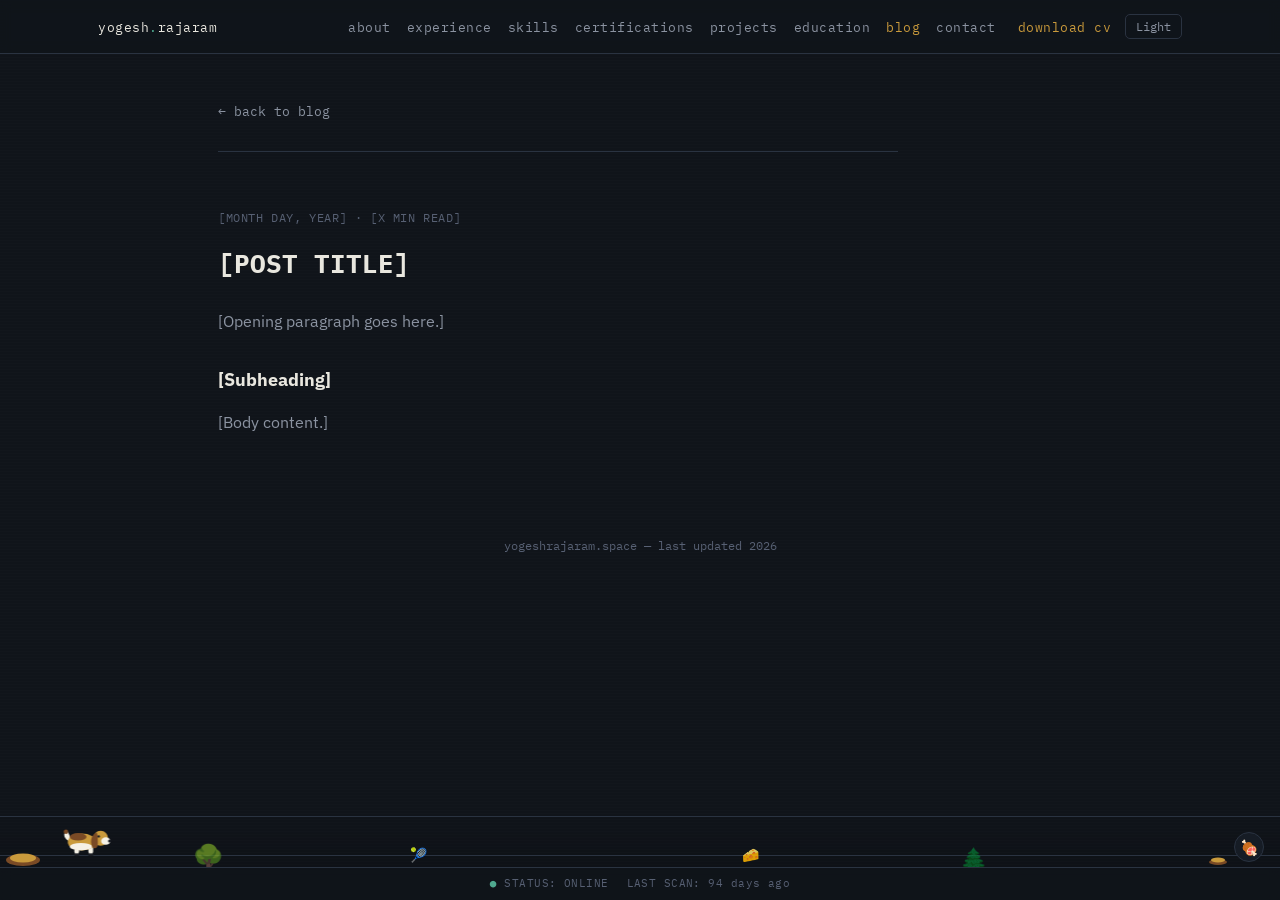
<file: post-template.html>
<!DOCTYPE html>
<html lang="en">
<head>
<meta charset="UTF-8">
<meta name="viewport" content="width=device-width, initial-scale=1.0">
<title>[POST TITLE] — Yogesh Rajaram</title>
<link rel="preconnect" href="https://fonts.googleapis.com">
<link rel="preconnect" href="https://fonts.gstatic.com" crossorigin>
<link href="https://fonts.googleapis.com/css2?family=IBM+Plex+Mono:wght@400;500;600&family=IBM+Plex+Sans:wght@400;500;600;700&display=swap" rel="stylesheet">
<link rel="stylesheet" href="../style.css">
<link rel="icon" type="image/svg+xml" href="data:image/svg+xml,%3Csvg xmlns='http://www.w3.org/2000/svg' viewBox='0 0 100 100'%3E%3Crect width='100' height='100' rx='18' fill='%2310141a'/%3E%3Ctext x='50' y='68' font-size='58' text-anchor='middle' fill='%23c99a3c' font-family='monospace'%3E%3E_%3C/text%3E%3C/svg%3E">
<meta property="og:title" content="[POST TITLE] — Yogesh Rajaram">
<meta property="og:description" content="[One-sentence summary of the post for link previews.]">
<meta property="og:image" content="https://yogeshrajaram.space/og-image.png">
<meta property="og:url" content="https://yogeshrajaram.space/blog/[post-slug].html">
<meta property="og:type" content="article">
<meta name="twitter:card" content="summary_large_image">
<style>
  .post-body{ max-width: 68ch; }
  .post-body p{ color: var(--text-dim); font-size: 15.5px; margin-bottom: 18px; }
  .post-body h3{ color: var(--text); font-size: 18px; margin: 32px 0 12px; }
  .post-body ul, .post-body ol{ color: var(--text-dim); font-size: 15px; padding-left: 20px; margin-bottom: 18px; }
  .post-body li{ margin-bottom: 6px; }
  .post-body code{ font-family: var(--mono); background: var(--bg-panel); padding: 2px 6px; border-radius: 4px; font-size: 13.5px; color: var(--teal); }
  .post-meta{
    font-family: var(--mono); font-size: 12px; color: var(--text-faint);
    letter-spacing: 0.05em; text-transform: uppercase; margin-bottom: 16px;
  }
</style>
<script>
  (function(){
    var saved = localStorage.getItem('theme');
    if(saved === 'light'){ document.documentElement.setAttribute('data-theme','light'); }
  })();
</script>
</head>
<body class="has-dog">

<div class="topbar">
  <div class="topbar-inner">
    <a class="brand" href="../index.html">yogesh<span class="dot">.</span>rajaram</a>
    <div class="nav-group">
      <nav>
        <a href="../about.html">about</a>
        <a href="../experience.html">experience</a>
        <a href="../skills.html">skills</a>
        <a href="../certifications.html">certifications</a>
        <a href="../projects.html">projects</a>
        <a href="../education.html">education</a>
        <a href="blog-home.html" class="current">blog</a>
        <a href="../contact.html">contact</a>
      </nav>
      <div class="topbar-actions">
        <a href="../Yogesh_Rajaram_CV.pdf" download class="cv-link">download cv</a>
        <button class="theme-toggle" id="theme-toggle" onclick="toggleTheme()" aria-label="Toggle light/dark theme"><span id="theme-toggle-label">Light</span></button>
      </div>
    </div>
  </div>
</div>

<div class="wrap">

  <section class="page-header">
    <a class="back" href="blog-home.html">← back to blog</a>
  </section>

  <section class="reveal post-body" style="border-top: 1px solid var(--line);">
    <div class="post-meta">[Month Day, Year] · [X min read]</div>
    <h2 style="font-family: var(--mono); font-size: 26px; margin: 0 0 24px; color: var(--text);">[POST TITLE]</h2>

    <p>[Opening paragraph goes here.]</p>

    <h3>[Subheading]</h3>
    <p>[Body content.]</p>

  </section>

</div>

<footer>yogeshrajaram.space — last updated 2026</footer>

<div class="status-bar">
  <span><span class="dot">●</span> STATUS: ONLINE</span>
  <span id="last-scan">LAST SCAN: just now</span>
</div>

<script>
  const revealEls = document.querySelectorAll('.reveal');
  const io = new IntersectionObserver((entries) => {
    entries.forEach(e => { if(e.isIntersecting){ e.target.classList.add('in'); io.unobserve(e.target); } });
  }, { threshold: 0.1 });
  revealEls.forEach(el => io.observe(el));

  function updateToggleLabel(){
    var isLight = document.documentElement.getAttribute('data-theme') === 'light';
    var label = document.getElementById('theme-toggle-label');
    if(label){ label.textContent = isLight ? 'Dark' : 'Light'; }
  }
  function toggleTheme(){
    var html = document.documentElement;
    var isLight = html.getAttribute('data-theme') === 'light';
    if(isLight){ html.removeAttribute('data-theme'); localStorage.setItem('theme','dark'); }
    else { html.setAttribute('data-theme','light'); localStorage.setItem('theme','light'); }
    updateToggleLabel();
  }
  updateToggleLabel();

  (function(){
    var lastUpdated = new Date('2026-09-01T00:00:00Z');
    var now = new Date();
    var diffMs = now - lastUpdated;
    var mins = Math.floor(diffMs / 60000);
    var text;
    if(mins < 60){ text = mins <= 1 ? 'just now' : mins + ' min ago'; }
    else if(mins < 1440){ var hrs = Math.floor(mins/60); text = hrs + (hrs===1?' hour ago':' hours ago'); }
    else { var days = Math.floor(mins/1440); text = days + (days===1?' day ago':' days ago'); }
    var el = document.getElementById('last-scan');
    if(el){ el.textContent = 'LAST SCAN: ' + text; }
  })();
</script>


<!-- Dog companion -->
<div class="dog-scene" id="dog-scene" aria-hidden="true">
  <div class="ground-line"></div>

  <span class="scene-tree" style="left:15%; font-size:26px; opacity:0.6;">&#127795;</span>
  <span class="scene-tree" style="left:75%; font-size:22px; opacity:0.5;">&#127794;</span>
  <span class="scene-prop" style="left:32%;">&#127934;</span>
  <span class="scene-prop" style="left:58%;">&#129472;</span>

  <div class="dog-bed">
    <svg viewBox="0 0 34 16" xmlns="http://www.w3.org/2000/svg">
      <ellipse cx="17" cy="10" rx="17" ry="6" fill="#7a4a25"/>
      <ellipse cx="17" cy="8" rx="13" ry="4.5" fill="#c99a3c"/>
    </svg>
  </div>

  <div class="food-bowl">
    <svg viewBox="0 0 20 12" xmlns="http://www.w3.org/2000/svg">
      <ellipse cx="10" cy="9" rx="9" ry="3" fill="#7a4a25"/>
      <ellipse cx="10" cy="7" rx="7" ry="2.4" fill="#c99a3c"/>
    </svg>
  </div>

  <button class="feeder-btn" id="feeder-btn" type="button" title="Feed the dog" aria-label="Feed the dog">&#127830;</button>
  <div class="food-layer" id="food-layer"></div>

  <div class="dog-pos" id="dog-pos">
    <div class="speech-bubble" id="speech-bubble"></div>
    <div class="dog-facing" id="dog-facing">
      <div class="dog-sprite" id="dog-sprite">
        <svg class="dog-svg" viewBox="0 0 64 40" xmlns="http://www.w3.org/2000/svg">
          <g class="part-tail" id="part-tail">
            <path d="M15,20 C8,17 6,11 11,8 C14,11 14,16 17,18 Z" fill="#f5f1e6"/>
            <circle cx="10" cy="9" r="2.4" fill="#7a4a25"/>
          </g>
          <g class="part-leg-back" id="part-leg-back">
            <rect x="19" y="23" width="5" height="10" rx="2.5" fill="#f5f1e6"/>
            <ellipse cx="21.5" cy="33.5" rx="3" ry="1.6" fill="#1c1f26"/>
          </g>
          <g class="part-leg-front" id="part-leg-front">
            <rect x="34" y="23" width="5" height="10" rx="2.5" fill="#f5f1e6"/>
            <ellipse cx="36.5" cy="33.5" rx="3" ry="1.6" fill="#1c1f26"/>
          </g>
          <ellipse cx="27" cy="20" rx="15" ry="9" fill="#c99a3c"/>
          <ellipse cx="26" cy="25" rx="12" ry="4" fill="#f5f1e6"/>
          <ellipse cx="23" cy="14.5" rx="9" ry="4" fill="#7a4a25"/>
          <g class="part-head" id="part-head">
            <circle cx="47" cy="16" r="8" fill="#c99a3c"/>
            <ellipse cx="52.5" cy="19" rx="5" ry="4" fill="#f5f1e6"/>
            <circle cx="56.5" cy="19" r="1.6" fill="#1c1f26"/>
            <circle cx="45" cy="14" r="1.3" fill="#1c1f26" class="eye-open"/>
            <path d="M43.5,14 q1.5,1.6 3,0" stroke="#1c1f26" stroke-width="1" fill="none" class="eye-closed"/>
            <g class="part-ear" id="part-ear">
              <path d="M43,10 C38,11 35,18 38,25 C40,28 44,27 44,22 C44,17 44,13 43,10 Z" fill="#7a4a25"/>
            </g>
          </g>
        </svg>
        <div class="zzz" id="zzz"><span>z</span><span>z</span><span>z</span></div>
      </div>
    </div>
  </div>
</div>

<script>
(function(){
  if (window.matchMedia && window.matchMedia('(prefers-reduced-motion: reduce)').matches) return;
  var scene = document.getElementById('dog-scene');
  if(!scene) return;
  var dogPos = document.getElementById('dog-pos');
  var dogFacing = document.getElementById('dog-facing');
  var dogSprite = document.getElementById('dog-sprite');
  var feederBtn = document.getElementById('feeder-btn');
  var foodLayer = document.getElementById('food-layer');
  var bubbleEl = document.getElementById('speech-bubble');

  var BED_X = 4;

  var state = 'run';
  var x = 24;
  var dir = 1;
  var speed = 32;
  var lastTime = null;
  var sniffElapsed = 0;
  var nextSniffAt = 7 + Math.random()*10;
  var woofElapsed = 0;
  var nextWoofAt = 22 + Math.random()*18;
  var lastInteraction = Date.now();
  var idleThreshold = 26000;
  var hungryShown = false;
  var approaching = false;
  var eatingNow = false;
  var pendingAction = null; // 'sleep' | 'eat'
  var targetX = null;
  var sniffTimeout = null;
  var wakeTimeout = null;
  var eatTimeout = null;
  var bubbleTimeout = null;

  function dogWidth(){ return 60; }
  function sceneWidth(){ return scene.clientWidth || 300; }

  function showBubble(text, duration){
    bubbleEl.textContent = text;
    bubbleEl.classList.add('show');
    if(bubbleTimeout){ clearTimeout(bubbleTimeout); }
    bubbleTimeout = setTimeout(function(){ bubbleEl.classList.remove('show'); }, duration || 2600);
  }

  function clearClasses(){
    dogSprite.classList.remove('is-moving','is-sniffing','is-sleeping','is-eating');
  }
  function setState(s){
    state = s;
    clearClasses();
    if(s === 'run' || s === 'wake'){ dogSprite.classList.add('is-moving'); }
    else if(s === 'sniff'){ dogSprite.classList.add('is-sniffing'); }
    else if(s === 'sleep'){ dogSprite.classList.add('is-sleeping'); }
    else if(s === 'eat'){ dogSprite.classList.add('is-eating'); dogSprite.classList.add('is-moving'); }
  }
  setState('run');

  function registerInteraction(){
    lastInteraction = Date.now();
    hungryShown = false;
    if(state === 'sleep'){
      setState('wake');
      wakeTimeout = setTimeout(function(){ if(state === 'wake') setState('run'); }, 500);
    }
  }
  ['click','scroll','keydown','touchstart'].forEach(function(evt){
    window.addEventListener(evt, registerInteraction, { passive: true });
  });

  feederBtn.addEventListener('click', function(e){
    e.stopPropagation();
    registerInteraction();
    if(sniffTimeout){ clearTimeout(sniffTimeout); sniffTimeout = null; }
    var bowlX = sceneWidth() - 72;
    dropFood(sceneWidth() - 62);
    targetX = Math.max(6, bowlX - 46);
    pendingAction = 'eat';
    approaching = true;
    eatingNow = false;
    if(state !== 'eat'){ setState('run'); }
  });

  function dropFood(centerX){
    var food = document.createElement('div');
    food.className = 'food-item';
    food.style.left = (centerX - 9) + 'px';
    food.textContent = String.fromCodePoint(0x1F357);
    foodLayer.appendChild(food);
    setTimeout(function(){ if(food.parentNode) food.parentNode.removeChild(food); }, 3000);
  }

  setTimeout(function(){ showBubble('Hi ' + String.fromCodePoint(0x1F44B), 3000); }, 1500);

  function tick(ts){
    if(lastTime == null) lastTime = ts;
    var dt = Math.min((ts - lastTime)/1000, 0.1);
    lastTime = ts;

    var idleMs = Date.now() - lastInteraction;

    if(!hungryShown && state === 'run' && idleMs > 14000 && idleMs < idleThreshold){
      showBubble('Hungry...', 3000);
      hungryShown = true;
    }

    if(state !== 'sleep' && !approaching && !eatingNow && idleMs > idleThreshold){
      if(sniffTimeout){ clearTimeout(sniffTimeout); sniffTimeout = null; }
      pendingAction = 'sleep';
      targetX = BED_X;
      approaching = true;
    }

    if(approaching){
      var dx = targetX - x;
      var step = 70 * dt;
      if(Math.abs(dx) <= step){
        x = targetX;
        approaching = false;
        if(pendingAction === 'eat'){
          eatingNow = true;
          setState('eat');
          eatTimeout = setTimeout(function(){
            eatingNow = false;
            pendingAction = null;
            targetX = null;
            setState('run');
          }, 1300);
        } else if(pendingAction === 'sleep'){
          pendingAction = null;
          targetX = null;
          setState('sleep');
        }
      } else {
        dir = dx > 0 ? 1 : -1;
        x += step * dir;
      }
    } else if(state === 'run'){
      x += dir * speed * dt;
      var maxX = sceneWidth() - dogWidth() - 10;
      if(x > maxX){ x = maxX; dir = -1; }
      if(x < 10){ x = 10; dir = 1; }

      sniffElapsed += dt;
      if(sniffElapsed > nextSniffAt){
        sniffElapsed = 0;
        nextSniffAt = 7 + Math.random()*12;
        setState('sniff');
        sniffTimeout = setTimeout(function(){ if(state === 'sniff') setState('run'); }, 2000 + Math.random()*1500);
      }

      woofElapsed += dt;
      if(woofElapsed > nextWoofAt){
        woofElapsed = 0;
        nextWoofAt = 25 + Math.random()*20;
        showBubble('Woof!', 2000);
      }
    }

    dogPos.style.transform = 'translateX(' + x + 'px)';
    dogFacing.classList.toggle('face-left', dir < 0);

    requestAnimationFrame(tick);
  }
  requestAnimationFrame(tick);
})();
</script>

</body>
</html>
</file>
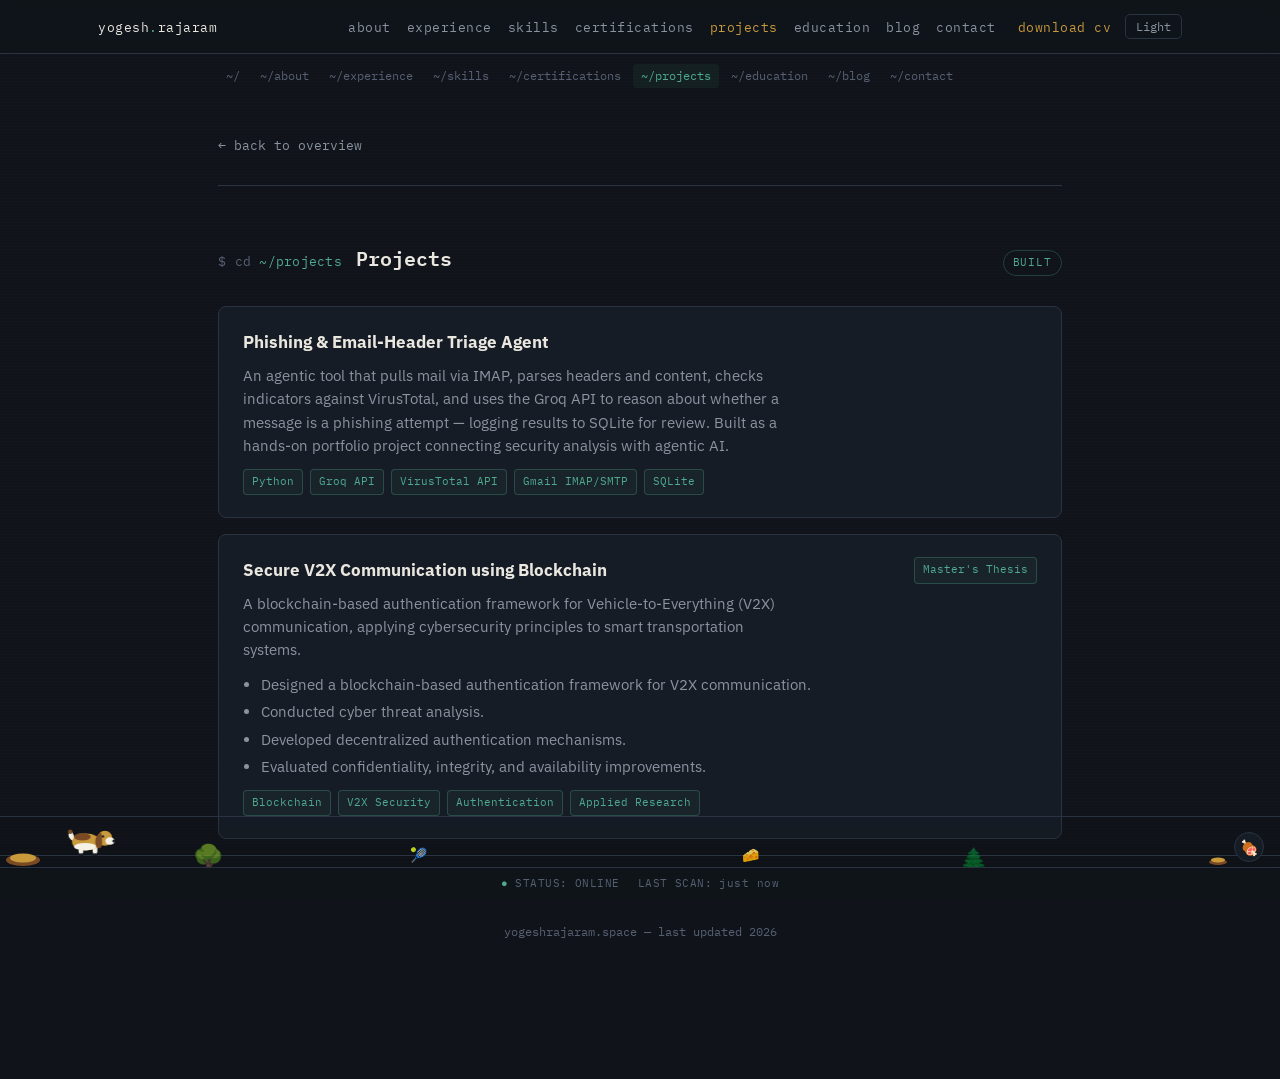
<file: projects.html>
<!DOCTYPE html>
<html lang="en">
<head>
<meta charset="UTF-8">
<meta name="viewport" content="width=device-width, initial-scale=1.0">
<link rel="icon" type="image/svg+xml" href="data:image/svg+xml,%3Csvg xmlns='http://www.w3.org/2000/svg' viewBox='0 0 100 100'%3E%3Crect width='100' height='100' rx='18' fill='%2310141a'/%3E%3Ctext x='50' y='68' font-size='58' text-anchor='middle' fill='%23c99a3c' font-family='monospace'%3E%3E_%3C/text%3E%3C/svg%3E">
<meta property="og:title" content="Projects — Yogesh Rajaram">
<meta property="og:description" content="Cybersecurity Engineer — GRC, IAM &amp; Security Operations. MSc Cybersecurity Engineering, Riga Technical University.">
<meta property="og:image" content="https://yogeshrajaram.space/og-image.png">
<meta property="og:url" content="https://yogeshrajaram.space/projects.html">
<meta property="og:type" content="website">
<meta name="twitter:card" content="summary_large_image">
<title>Projects — Yogesh Rajaram</title>
<link rel="preconnect" href="https://fonts.googleapis.com">
<link rel="preconnect" href="https://fonts.gstatic.com" crossorigin>
<link href="https://fonts.googleapis.com/css2?family=IBM+Plex+Mono:wght@400;500;600&family=IBM+Plex+Sans:wght@400;500;600;700&display=swap" rel="stylesheet">
<link rel="stylesheet" href="style.css">
<script>
  (function(){
    var saved = localStorage.getItem('theme');
    if(saved === 'light'){ document.documentElement.setAttribute('data-theme','light'); }
  })();
</script>
</head>
<body class="has-dog">

<div class="topbar">
  <div class="topbar-inner">
    <a class="brand" href="index.html">yogesh<span class="dot">.</span>rajaram</a>
    <div class="nav-group">
      <nav>
        <a href="about.html">about</a>
        <a href="experience.html">experience</a>
        <a href="skills.html">skills</a>
        <a href="certifications.html">certifications</a>
        <a href="projects.html" class="current">projects</a>
        <a href="education.html">education</a>
        <a href="blog/blog-home.html">blog</a>
        <a href="contact.html">contact</a>
      </nav>
      <div class="topbar-actions">
        <a href="Yogesh_Rajaram_CV.pdf" download class="cv-link">download cv</a>
        <button class="theme-toggle" id="theme-toggle" onclick="toggleTheme()" aria-label="Toggle light/dark theme"><span id="theme-toggle-label">Light</span></button>
      </div>
    </div>
  </div>
</div>

<div class="wrap">
  <div class="crumb-bar"><a href="index.html">~/</a><a href="about.html">~/about</a><a href="experience.html">~/experience</a><a href="skills.html">~/skills</a><a href="certifications.html">~/certifications</a><a href="projects.html" class="current">~/projects</a><a href="education.html">~/education</a><a href="blog/blog-home.html">~/blog</a><a href="contact.html">~/contact</a></div>

  <section class="page-header">
    <a class="back" href="index.html">← back to overview</a>
  </section>

  <section class="reveal" style="border-top: 1px solid var(--line);">
    <div class="section-head">
      <span class="ctrl-id">~/projects</span>
      <h2 class="type-heading">Projects</h2>
      <span class="badge verified">Built</span>
    </div>

    <div class="artifact">
      <div class="artifact-top">
        <h3>Phishing &amp; Email-Header Triage Agent</h3>
      </div>
      <p>
        An agentic tool that pulls mail via IMAP, parses headers and content, checks indicators against VirusTotal,
        and uses the Groq API to reason about whether a message is a phishing attempt — logging results to SQLite for review.
        Built as a hands-on portfolio project connecting security analysis with agentic AI.
      </p>
      <div class="stack">
        <span>Python</span><span>Groq API</span><span>VirusTotal API</span><span>Gmail IMAP/SMTP</span><span>SQLite</span>
      </div>
    </div>

    <div class="artifact">
      <div class="artifact-top">
        <h3>Secure V2X Communication using Blockchain</h3>
        <span class="stack"><span>Master's Thesis</span></span>
      </div>
      <p>A blockchain-based authentication framework for Vehicle-to-Everything (V2X) communication, applying cybersecurity principles to smart transportation systems.</p>
      <ul>
        <li>Designed a blockchain-based authentication framework for V2X communication.</li>
        <li>Conducted cyber threat analysis.</li>
        <li>Developed decentralized authentication mechanisms.</li>
        <li>Evaluated confidentiality, integrity, and availability improvements.</li>
      </ul>
      <div class="stack">
        <span>Blockchain</span><span>V2X Security</span><span>Authentication</span><span>Applied Research</span>
      </div>
    </div>
  </section>

</div>

<footer>yogeshrajaram.space — last updated 2026</footer>

<script>
  const revealEls = document.querySelectorAll('.reveal');
  const io = new IntersectionObserver((entries) => {
    entries.forEach(e => { if(e.isIntersecting){ e.target.classList.add('in'); io.unobserve(e.target); } });
  }, { threshold: 0.1 });
  revealEls.forEach(el => io.observe(el));

  function updateToggleLabel(){
    var isLight = document.documentElement.getAttribute('data-theme') === 'light';
    var label = document.getElementById('theme-toggle-label');
    if(label){ label.textContent = isLight ? 'Dark' : 'Light'; }
  }
  function toggleTheme(){
    var html = document.documentElement;
    var isLight = html.getAttribute('data-theme') === 'light';
    if(isLight){ html.removeAttribute('data-theme'); localStorage.setItem('theme','dark'); }
    else { html.setAttribute('data-theme','light'); localStorage.setItem('theme','light'); }
    updateToggleLabel();
  }
  updateToggleLabel();

  (function(){
    var lastUpdated = new Date('2026-09-01T00:00:00Z');
    var now = new Date();
    var diffMs = now - lastUpdated;
    var mins = Math.floor(diffMs / 60000);
    var text;
    if(mins < 60){ text = mins <= 1 ? 'just now' : mins + ' min ago'; }
    else if(mins < 1440){ var hrs = Math.floor(mins/60); text = hrs + (hrs===1?' hour ago':' hours ago'); }
    else { var days = Math.floor(mins/1440); text = days + (days===1?' day ago':' days ago'); }
    var el = document.getElementById('last-scan');
    if(el){ el.textContent = 'LAST SCAN: ' + text; }
  })();


  document.querySelectorAll('.type-heading').forEach(function(el){
    var full = el.textContent;
    el.textContent = '';
    var i = 0;
    function step(){
      if(i <= full.length){
        el.textContent = full.slice(0, i);
        i++;
        setTimeout(step, 28);
      } else {
        el.classList.add('done');
      }
    }
    step();
  });
</script>

<div class="status-bar">
  <span><span class="dot">●</span> STATUS: ONLINE</span>
  <span id="last-scan">LAST SCAN: just now</span>
</div>


<!-- Dog companion -->
<div class="dog-scene" id="dog-scene" aria-hidden="true">
  <div class="ground-line"></div>

  <span class="scene-tree" style="left:15%; font-size:26px; opacity:0.6;">&#127795;</span>
  <span class="scene-tree" style="left:75%; font-size:22px; opacity:0.5;">&#127794;</span>
  <span class="scene-prop" style="left:32%;">&#127934;</span>
  <span class="scene-prop" style="left:58%;">&#129472;</span>

  <div class="dog-bed">
    <svg viewBox="0 0 34 16" xmlns="http://www.w3.org/2000/svg">
      <ellipse cx="17" cy="10" rx="17" ry="6" fill="#7a4a25"/>
      <ellipse cx="17" cy="8" rx="13" ry="4.5" fill="#c99a3c"/>
    </svg>
  </div>

  <div class="food-bowl">
    <svg viewBox="0 0 20 12" xmlns="http://www.w3.org/2000/svg">
      <ellipse cx="10" cy="9" rx="9" ry="3" fill="#7a4a25"/>
      <ellipse cx="10" cy="7" rx="7" ry="2.4" fill="#c99a3c"/>
    </svg>
  </div>

  <button class="feeder-btn" id="feeder-btn" type="button" title="Feed the dog" aria-label="Feed the dog">&#127830;</button>
  <div class="food-layer" id="food-layer"></div>

  <div class="dog-pos" id="dog-pos">
    <div class="speech-bubble" id="speech-bubble"></div>
    <div class="dog-facing" id="dog-facing">
      <div class="dog-sprite" id="dog-sprite">
        <svg class="dog-svg" viewBox="0 0 64 40" xmlns="http://www.w3.org/2000/svg">
          <g class="part-tail" id="part-tail">
            <path d="M15,20 C8,17 6,11 11,8 C14,11 14,16 17,18 Z" fill="#f5f1e6"/>
            <circle cx="10" cy="9" r="2.4" fill="#7a4a25"/>
          </g>
          <g class="part-leg-back" id="part-leg-back">
            <rect x="19" y="23" width="5" height="10" rx="2.5" fill="#f5f1e6"/>
            <ellipse cx="21.5" cy="33.5" rx="3" ry="1.6" fill="#1c1f26"/>
          </g>
          <g class="part-leg-front" id="part-leg-front">
            <rect x="34" y="23" width="5" height="10" rx="2.5" fill="#f5f1e6"/>
            <ellipse cx="36.5" cy="33.5" rx="3" ry="1.6" fill="#1c1f26"/>
          </g>
          <ellipse cx="27" cy="20" rx="15" ry="9" fill="#c99a3c"/>
          <ellipse cx="26" cy="25" rx="12" ry="4" fill="#f5f1e6"/>
          <ellipse cx="23" cy="14.5" rx="9" ry="4" fill="#7a4a25"/>
          <g class="part-head" id="part-head">
            <circle cx="47" cy="16" r="8" fill="#c99a3c"/>
            <ellipse cx="52.5" cy="19" rx="5" ry="4" fill="#f5f1e6"/>
            <circle cx="56.5" cy="19" r="1.6" fill="#1c1f26"/>
            <circle cx="45" cy="14" r="1.3" fill="#1c1f26" class="eye-open"/>
            <path d="M43.5,14 q1.5,1.6 3,0" stroke="#1c1f26" stroke-width="1" fill="none" class="eye-closed"/>
            <g class="part-ear" id="part-ear">
              <path d="M43,10 C38,11 35,18 38,25 C40,28 44,27 44,22 C44,17 44,13 43,10 Z" fill="#7a4a25"/>
            </g>
          </g>
        </svg>
        <div class="zzz" id="zzz"><span>z</span><span>z</span><span>z</span></div>
      </div>
    </div>
  </div>
</div>

<script>
(function(){
  if (window.matchMedia && window.matchMedia('(prefers-reduced-motion: reduce)').matches) return;
  var scene = document.getElementById('dog-scene');
  if(!scene) return;
  var dogPos = document.getElementById('dog-pos');
  var dogFacing = document.getElementById('dog-facing');
  var dogSprite = document.getElementById('dog-sprite');
  var feederBtn = document.getElementById('feeder-btn');
  var foodLayer = document.getElementById('food-layer');
  var bubbleEl = document.getElementById('speech-bubble');

  var BED_X = 4;

  var state = 'run';
  var x = 24;
  var dir = 1;
  var speed = 32;
  var lastTime = null;
  var sniffElapsed = 0;
  var nextSniffAt = 7 + Math.random()*10;
  var woofElapsed = 0;
  var nextWoofAt = 22 + Math.random()*18;
  var lastInteraction = Date.now();
  var idleThreshold = 26000;
  var hungryShown = false;
  var approaching = false;
  var eatingNow = false;
  var pendingAction = null; // 'sleep' | 'eat'
  var targetX = null;
  var sniffTimeout = null;
  var wakeTimeout = null;
  var eatTimeout = null;
  var bubbleTimeout = null;

  function dogWidth(){ return 60; }
  function sceneWidth(){ return scene.clientWidth || 300; }

  function showBubble(text, duration){
    bubbleEl.textContent = text;
    bubbleEl.classList.add('show');
    if(bubbleTimeout){ clearTimeout(bubbleTimeout); }
    bubbleTimeout = setTimeout(function(){ bubbleEl.classList.remove('show'); }, duration || 2600);
  }

  function clearClasses(){
    dogSprite.classList.remove('is-moving','is-sniffing','is-sleeping','is-eating');
  }
  function setState(s){
    state = s;
    clearClasses();
    if(s === 'run' || s === 'wake'){ dogSprite.classList.add('is-moving'); }
    else if(s === 'sniff'){ dogSprite.classList.add('is-sniffing'); }
    else if(s === 'sleep'){ dogSprite.classList.add('is-sleeping'); }
    else if(s === 'eat'){ dogSprite.classList.add('is-eating'); dogSprite.classList.add('is-moving'); }
  }
  setState('run');

  function registerInteraction(){
    lastInteraction = Date.now();
    hungryShown = false;
    if(state === 'sleep'){
      setState('wake');
      wakeTimeout = setTimeout(function(){ if(state === 'wake') setState('run'); }, 500);
    }
  }
  ['click','scroll','keydown','touchstart'].forEach(function(evt){
    window.addEventListener(evt, registerInteraction, { passive: true });
  });

  feederBtn.addEventListener('click', function(e){
    e.stopPropagation();
    registerInteraction();
    if(sniffTimeout){ clearTimeout(sniffTimeout); sniffTimeout = null; }
    var bowlX = sceneWidth() - 72;
    dropFood(sceneWidth() - 62);
    targetX = Math.max(6, bowlX - 46);
    pendingAction = 'eat';
    approaching = true;
    eatingNow = false;
    if(state !== 'eat'){ setState('run'); }
  });

  function dropFood(centerX){
    var food = document.createElement('div');
    food.className = 'food-item';
    food.style.left = (centerX - 9) + 'px';
    food.textContent = String.fromCodePoint(0x1F357);
    foodLayer.appendChild(food);
    setTimeout(function(){ if(food.parentNode) food.parentNode.removeChild(food); }, 3000);
  }

  setTimeout(function(){ showBubble('Hi ' + String.fromCodePoint(0x1F44B), 3000); }, 1500);

  function tick(ts){
    if(lastTime == null) lastTime = ts;
    var dt = Math.min((ts - lastTime)/1000, 0.1);
    lastTime = ts;

    var idleMs = Date.now() - lastInteraction;

    if(!hungryShown && state === 'run' && idleMs > 14000 && idleMs < idleThreshold){
      showBubble('Hungry...', 3000);
      hungryShown = true;
    }

    if(state !== 'sleep' && !approaching && !eatingNow && idleMs > idleThreshold){
      if(sniffTimeout){ clearTimeout(sniffTimeout); sniffTimeout = null; }
      pendingAction = 'sleep';
      targetX = BED_X;
      approaching = true;
    }

    if(approaching){
      var dx = targetX - x;
      var step = 70 * dt;
      if(Math.abs(dx) <= step){
        x = targetX;
        approaching = false;
        if(pendingAction === 'eat'){
          eatingNow = true;
          setState('eat');
          eatTimeout = setTimeout(function(){
            eatingNow = false;
            pendingAction = null;
            targetX = null;
            setState('run');
          }, 1300);
        } else if(pendingAction === 'sleep'){
          pendingAction = null;
          targetX = null;
          setState('sleep');
        }
      } else {
        dir = dx > 0 ? 1 : -1;
        x += step * dir;
      }
    } else if(state === 'run'){
      x += dir * speed * dt;
      var maxX = sceneWidth() - dogWidth() - 10;
      if(x > maxX){ x = maxX; dir = -1; }
      if(x < 10){ x = 10; dir = 1; }

      sniffElapsed += dt;
      if(sniffElapsed > nextSniffAt){
        sniffElapsed = 0;
        nextSniffAt = 7 + Math.random()*12;
        setState('sniff');
        sniffTimeout = setTimeout(function(){ if(state === 'sniff') setState('run'); }, 2000 + Math.random()*1500);
      }

      woofElapsed += dt;
      if(woofElapsed > nextWoofAt){
        woofElapsed = 0;
        nextWoofAt = 25 + Math.random()*20;
        showBubble('Woof!', 2000);
      }
    }

    dogPos.style.transform = 'translateX(' + x + 'px)';
    dogFacing.classList.toggle('face-left', dir < 0);

    requestAnimationFrame(tick);
  }
  requestAnimationFrame(tick);
})();
</script>

</body>
</html>
</file>
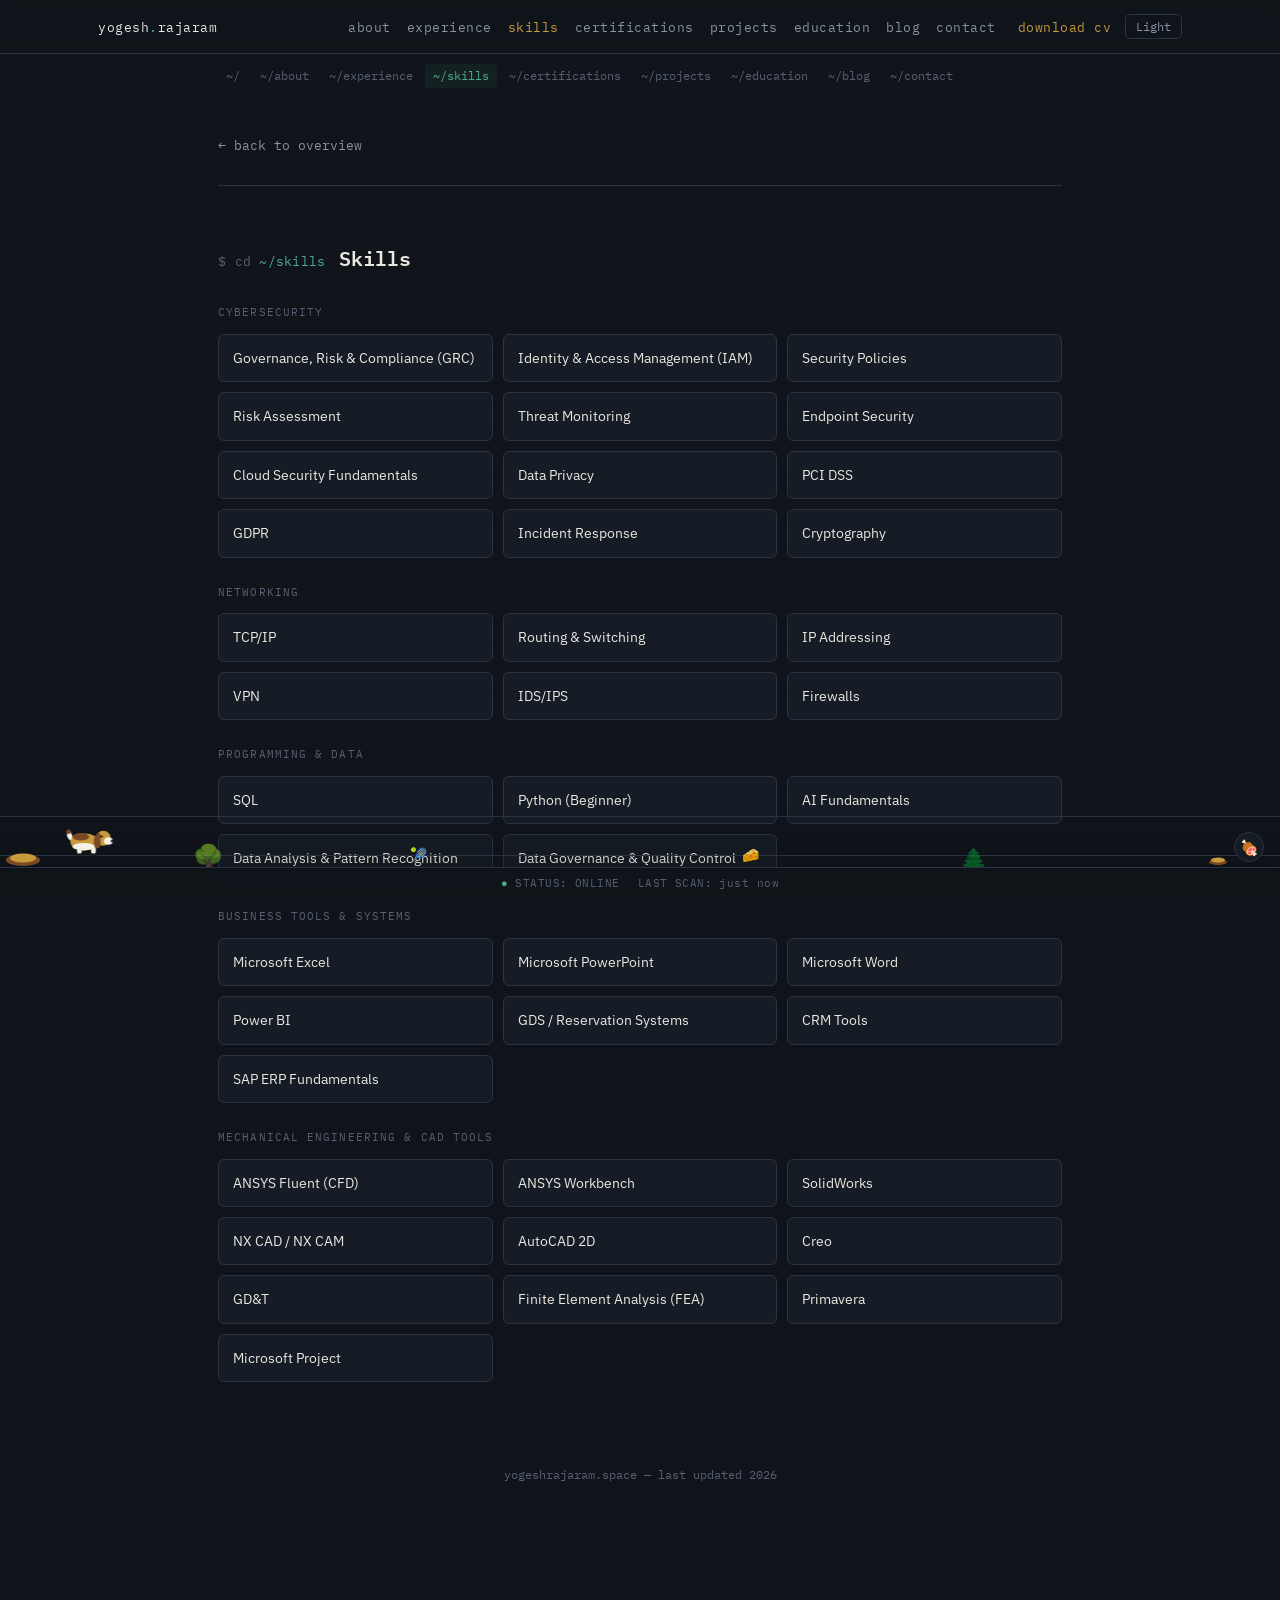
<file: skills.html>
<!DOCTYPE html>
<html lang="en">
<head>
<meta charset="UTF-8">
<meta name="viewport" content="width=device-width, initial-scale=1.0">
<link rel="icon" type="image/svg+xml" href="data:image/svg+xml,%3Csvg xmlns='http://www.w3.org/2000/svg' viewBox='0 0 100 100'%3E%3Crect width='100' height='100' rx='18' fill='%2310141a'/%3E%3Ctext x='50' y='68' font-size='58' text-anchor='middle' fill='%23c99a3c' font-family='monospace'%3E%3E_%3C/text%3E%3C/svg%3E">
<meta property="og:title" content="Skills — Yogesh Rajaram">
<meta property="og:description" content="Cybersecurity Engineer — GRC, IAM &amp; Security Operations. MSc Cybersecurity Engineering, Riga Technical University.">
<meta property="og:image" content="https://yogeshrajaram.space/og-image.png">
<meta property="og:url" content="https://yogeshrajaram.space/skills.html">
<meta property="og:type" content="website">
<meta name="twitter:card" content="summary_large_image">
<title>Skills — Yogesh Rajaram</title>
<link rel="preconnect" href="https://fonts.googleapis.com">
<link rel="preconnect" href="https://fonts.gstatic.com" crossorigin>
<link href="https://fonts.googleapis.com/css2?family=IBM+Plex+Mono:wght@400;500;600&family=IBM+Plex+Sans:wght@400;500;600;700&display=swap" rel="stylesheet">
<link rel="stylesheet" href="style.css">
<script>
  (function(){
    var saved = localStorage.getItem('theme');
    if(saved === 'light'){ document.documentElement.setAttribute('data-theme','light'); }
  })();
</script>
</head>
<body class="has-dog">

<div class="topbar">
  <div class="topbar-inner">
    <a class="brand" href="index.html">yogesh<span class="dot">.</span>rajaram</a>
    <div class="nav-group">
      <nav>
        <a href="about.html">about</a>
        <a href="experience.html">experience</a>
        <a href="skills.html" class="current">skills</a>
        <a href="certifications.html">certifications</a>
        <a href="projects.html">projects</a>
        <a href="education.html">education</a>
        <a href="blog/blog-home.html">blog</a>
        <a href="contact.html">contact</a>
      </nav>
      <div class="topbar-actions">
        <a href="Yogesh_Rajaram_CV.pdf" download class="cv-link">download cv</a>
        <button class="theme-toggle" id="theme-toggle" onclick="toggleTheme()" aria-label="Toggle light/dark theme"><span id="theme-toggle-label">Light</span></button>
      </div>
    </div>
  </div>
</div>

<div class="wrap">
  <div class="crumb-bar"><a href="index.html">~/</a><a href="about.html">~/about</a><a href="experience.html">~/experience</a><a href="skills.html" class="current">~/skills</a><a href="certifications.html">~/certifications</a><a href="projects.html">~/projects</a><a href="education.html">~/education</a><a href="blog/blog-home.html">~/blog</a><a href="contact.html">~/contact</a></div>

  <section class="page-header">
    <a class="back" href="index.html">← back to overview</a>
  </section>

  <section class="reveal" style="border-top: 1px solid var(--line);">
    <div class="section-head">
      <span class="ctrl-id">~/skills</span>
      <h2 class="type-heading">Skills</h2>
    </div>

    <div class="skill-group">
      <div class="label">Cybersecurity</div>
      <div class="controls-grid">
        <div class="control-card"><div class="name">Governance, Risk &amp; Compliance (GRC)</div></div>
        <div class="control-card"><div class="name">Identity &amp; Access Management (IAM)</div></div>
        <div class="control-card"><div class="name">Security Policies</div></div>
        <div class="control-card"><div class="name">Risk Assessment</div></div>
        <div class="control-card"><div class="name">Threat Monitoring</div></div>
        <div class="control-card"><div class="name">Endpoint Security</div></div>
        <div class="control-card"><div class="name">Cloud Security Fundamentals</div></div>
        <div class="control-card"><div class="name">Data Privacy</div></div>
        <div class="control-card"><div class="name">PCI DSS</div></div>
        <div class="control-card"><div class="name">GDPR</div></div>
        <div class="control-card"><div class="name">Incident Response</div></div>
        <div class="control-card"><div class="name">Cryptography</div></div>
      </div>
    </div>

    <div class="skill-group">
      <div class="label">Networking</div>
      <div class="controls-grid">
        <div class="control-card"><div class="name">TCP/IP</div></div>
        <div class="control-card"><div class="name">Routing &amp; Switching</div></div>
        <div class="control-card"><div class="name">IP Addressing</div></div>
        <div class="control-card"><div class="name">VPN</div></div>
        <div class="control-card"><div class="name">IDS/IPS</div></div>
        <div class="control-card"><div class="name">Firewalls</div></div>
      </div>
    </div>

    <div class="skill-group">
      <div class="label">Programming &amp; Data</div>
      <div class="controls-grid">
        <div class="control-card"><div class="name">SQL</div></div>
        <div class="control-card"><div class="name">Python (Beginner)</div></div>
        <div class="control-card"><div class="name">AI Fundamentals</div></div>
        <div class="control-card"><div class="name">Data Analysis &amp; Pattern Recognition</div></div>
        <div class="control-card"><div class="name">Data Governance &amp; Quality Control</div></div>
      </div>
    </div>

    <div class="skill-group">
      <div class="label">Business Tools &amp; Systems</div>
      <div class="controls-grid">
        <div class="control-card"><div class="name">Microsoft Excel</div></div>
        <div class="control-card"><div class="name">Microsoft PowerPoint</div></div>
        <div class="control-card"><div class="name">Microsoft Word</div></div>
        <div class="control-card"><div class="name">Power BI</div></div>
        <div class="control-card"><div class="name">GDS / Reservation Systems</div></div>
        <div class="control-card"><div class="name">CRM Tools</div></div>
        <div class="control-card"><div class="name">SAP ERP Fundamentals</div></div>
      </div>
    </div>

    <div class="skill-group">
      <div class="label">Mechanical Engineering &amp; CAD Tools</div>
      <div class="controls-grid">
        <div class="control-card"><div class="name">ANSYS Fluent (CFD)</div></div>
        <div class="control-card"><div class="name">ANSYS Workbench</div></div>
        <div class="control-card"><div class="name">SolidWorks</div></div>
        <div class="control-card"><div class="name">NX CAD / NX CAM</div></div>
        <div class="control-card"><div class="name">AutoCAD 2D</div></div>
        <div class="control-card"><div class="name">Creo</div></div>
        <div class="control-card"><div class="name">GD&amp;T</div></div>
        <div class="control-card"><div class="name">Finite Element Analysis (FEA)</div></div>
        <div class="control-card"><div class="name">Primavera</div></div>
        <div class="control-card"><div class="name">Microsoft Project</div></div>
      </div>
    </div>
  </section>

</div>

<footer>yogeshrajaram.space — last updated 2026</footer>

<script>
  const revealEls = document.querySelectorAll('.reveal');
  const io = new IntersectionObserver((entries) => {
    entries.forEach(e => { if(e.isIntersecting){ e.target.classList.add('in'); io.unobserve(e.target); } });
  }, { threshold: 0.1 });
  revealEls.forEach(el => io.observe(el));

  function updateToggleLabel(){
    var isLight = document.documentElement.getAttribute('data-theme') === 'light';
    var label = document.getElementById('theme-toggle-label');
    if(label){ label.textContent = isLight ? 'Dark' : 'Light'; }
  }
  function toggleTheme(){
    var html = document.documentElement;
    var isLight = html.getAttribute('data-theme') === 'light';
    if(isLight){ html.removeAttribute('data-theme'); localStorage.setItem('theme','dark'); }
    else { html.setAttribute('data-theme','light'); localStorage.setItem('theme','light'); }
    updateToggleLabel();
  }
  updateToggleLabel();

  (function(){
    var lastUpdated = new Date('2026-09-01T00:00:00Z');
    var now = new Date();
    var diffMs = now - lastUpdated;
    var mins = Math.floor(diffMs / 60000);
    var text;
    if(mins < 60){ text = mins <= 1 ? 'just now' : mins + ' min ago'; }
    else if(mins < 1440){ var hrs = Math.floor(mins/60); text = hrs + (hrs===1?' hour ago':' hours ago'); }
    else { var days = Math.floor(mins/1440); text = days + (days===1?' day ago':' days ago'); }
    var el = document.getElementById('last-scan');
    if(el){ el.textContent = 'LAST SCAN: ' + text; }
  })();


  document.querySelectorAll('.type-heading').forEach(function(el){
    var full = el.textContent;
    el.textContent = '';
    var i = 0;
    function step(){
      if(i <= full.length){
        el.textContent = full.slice(0, i);
        i++;
        setTimeout(step, 28);
      } else {
        el.classList.add('done');
      }
    }
    step();
  });
</script>

<div class="status-bar">
  <span><span class="dot">●</span> STATUS: ONLINE</span>
  <span id="last-scan">LAST SCAN: just now</span>
</div>


<!-- Dog companion -->
<div class="dog-scene" id="dog-scene" aria-hidden="true">
  <div class="ground-line"></div>

  <span class="scene-tree" style="left:15%; font-size:26px; opacity:0.6;">&#127795;</span>
  <span class="scene-tree" style="left:75%; font-size:22px; opacity:0.5;">&#127794;</span>
  <span class="scene-prop" style="left:32%;">&#127934;</span>
  <span class="scene-prop" style="left:58%;">&#129472;</span>

  <div class="dog-bed">
    <svg viewBox="0 0 34 16" xmlns="http://www.w3.org/2000/svg">
      <ellipse cx="17" cy="10" rx="17" ry="6" fill="#7a4a25"/>
      <ellipse cx="17" cy="8" rx="13" ry="4.5" fill="#c99a3c"/>
    </svg>
  </div>

  <div class="food-bowl">
    <svg viewBox="0 0 20 12" xmlns="http://www.w3.org/2000/svg">
      <ellipse cx="10" cy="9" rx="9" ry="3" fill="#7a4a25"/>
      <ellipse cx="10" cy="7" rx="7" ry="2.4" fill="#c99a3c"/>
    </svg>
  </div>

  <button class="feeder-btn" id="feeder-btn" type="button" title="Feed the dog" aria-label="Feed the dog">&#127830;</button>
  <div class="food-layer" id="food-layer"></div>

  <div class="dog-pos" id="dog-pos">
    <div class="speech-bubble" id="speech-bubble"></div>
    <div class="dog-facing" id="dog-facing">
      <div class="dog-sprite" id="dog-sprite">
        <svg class="dog-svg" viewBox="0 0 64 40" xmlns="http://www.w3.org/2000/svg">
          <g class="part-tail" id="part-tail">
            <path d="M15,20 C8,17 6,11 11,8 C14,11 14,16 17,18 Z" fill="#f5f1e6"/>
            <circle cx="10" cy="9" r="2.4" fill="#7a4a25"/>
          </g>
          <g class="part-leg-back" id="part-leg-back">
            <rect x="19" y="23" width="5" height="10" rx="2.5" fill="#f5f1e6"/>
            <ellipse cx="21.5" cy="33.5" rx="3" ry="1.6" fill="#1c1f26"/>
          </g>
          <g class="part-leg-front" id="part-leg-front">
            <rect x="34" y="23" width="5" height="10" rx="2.5" fill="#f5f1e6"/>
            <ellipse cx="36.5" cy="33.5" rx="3" ry="1.6" fill="#1c1f26"/>
          </g>
          <ellipse cx="27" cy="20" rx="15" ry="9" fill="#c99a3c"/>
          <ellipse cx="26" cy="25" rx="12" ry="4" fill="#f5f1e6"/>
          <ellipse cx="23" cy="14.5" rx="9" ry="4" fill="#7a4a25"/>
          <g class="part-head" id="part-head">
            <circle cx="47" cy="16" r="8" fill="#c99a3c"/>
            <ellipse cx="52.5" cy="19" rx="5" ry="4" fill="#f5f1e6"/>
            <circle cx="56.5" cy="19" r="1.6" fill="#1c1f26"/>
            <circle cx="45" cy="14" r="1.3" fill="#1c1f26" class="eye-open"/>
            <path d="M43.5,14 q1.5,1.6 3,0" stroke="#1c1f26" stroke-width="1" fill="none" class="eye-closed"/>
            <g class="part-ear" id="part-ear">
              <path d="M43,10 C38,11 35,18 38,25 C40,28 44,27 44,22 C44,17 44,13 43,10 Z" fill="#7a4a25"/>
            </g>
          </g>
        </svg>
        <div class="zzz" id="zzz"><span>z</span><span>z</span><span>z</span></div>
      </div>
    </div>
  </div>
</div>

<script>
(function(){
  if (window.matchMedia && window.matchMedia('(prefers-reduced-motion: reduce)').matches) return;
  var scene = document.getElementById('dog-scene');
  if(!scene) return;
  var dogPos = document.getElementById('dog-pos');
  var dogFacing = document.getElementById('dog-facing');
  var dogSprite = document.getElementById('dog-sprite');
  var feederBtn = document.getElementById('feeder-btn');
  var foodLayer = document.getElementById('food-layer');
  var bubbleEl = document.getElementById('speech-bubble');

  var BED_X = 4;

  var state = 'run';
  var x = 24;
  var dir = 1;
  var speed = 32;
  var lastTime = null;
  var sniffElapsed = 0;
  var nextSniffAt = 7 + Math.random()*10;
  var woofElapsed = 0;
  var nextWoofAt = 22 + Math.random()*18;
  var lastInteraction = Date.now();
  var idleThreshold = 26000;
  var hungryShown = false;
  var approaching = false;
  var eatingNow = false;
  var pendingAction = null; // 'sleep' | 'eat'
  var targetX = null;
  var sniffTimeout = null;
  var wakeTimeout = null;
  var eatTimeout = null;
  var bubbleTimeout = null;

  function dogWidth(){ return 60; }
  function sceneWidth(){ return scene.clientWidth || 300; }

  function showBubble(text, duration){
    bubbleEl.textContent = text;
    bubbleEl.classList.add('show');
    if(bubbleTimeout){ clearTimeout(bubbleTimeout); }
    bubbleTimeout = setTimeout(function(){ bubbleEl.classList.remove('show'); }, duration || 2600);
  }

  function clearClasses(){
    dogSprite.classList.remove('is-moving','is-sniffing','is-sleeping','is-eating');
  }
  function setState(s){
    state = s;
    clearClasses();
    if(s === 'run' || s === 'wake'){ dogSprite.classList.add('is-moving'); }
    else if(s === 'sniff'){ dogSprite.classList.add('is-sniffing'); }
    else if(s === 'sleep'){ dogSprite.classList.add('is-sleeping'); }
    else if(s === 'eat'){ dogSprite.classList.add('is-eating'); dogSprite.classList.add('is-moving'); }
  }
  setState('run');

  function registerInteraction(){
    lastInteraction = Date.now();
    hungryShown = false;
    if(state === 'sleep'){
      setState('wake');
      wakeTimeout = setTimeout(function(){ if(state === 'wake') setState('run'); }, 500);
    }
  }
  ['click','scroll','keydown','touchstart'].forEach(function(evt){
    window.addEventListener(evt, registerInteraction, { passive: true });
  });

  feederBtn.addEventListener('click', function(e){
    e.stopPropagation();
    registerInteraction();
    if(sniffTimeout){ clearTimeout(sniffTimeout); sniffTimeout = null; }
    var bowlX = sceneWidth() - 72;
    dropFood(sceneWidth() - 62);
    targetX = Math.max(6, bowlX - 46);
    pendingAction = 'eat';
    approaching = true;
    eatingNow = false;
    if(state !== 'eat'){ setState('run'); }
  });

  function dropFood(centerX){
    var food = document.createElement('div');
    food.className = 'food-item';
    food.style.left = (centerX - 9) + 'px';
    food.textContent = String.fromCodePoint(0x1F357);
    foodLayer.appendChild(food);
    setTimeout(function(){ if(food.parentNode) food.parentNode.removeChild(food); }, 3000);
  }

  setTimeout(function(){ showBubble('Hi ' + String.fromCodePoint(0x1F44B), 3000); }, 1500);

  function tick(ts){
    if(lastTime == null) lastTime = ts;
    var dt = Math.min((ts - lastTime)/1000, 0.1);
    lastTime = ts;

    var idleMs = Date.now() - lastInteraction;

    if(!hungryShown && state === 'run' && idleMs > 14000 && idleMs < idleThreshold){
      showBubble('Hungry...', 3000);
      hungryShown = true;
    }

    if(state !== 'sleep' && !approaching && !eatingNow && idleMs > idleThreshold){
      if(sniffTimeout){ clearTimeout(sniffTimeout); sniffTimeout = null; }
      pendingAction = 'sleep';
      targetX = BED_X;
      approaching = true;
    }

    if(approaching){
      var dx = targetX - x;
      var step = 70 * dt;
      if(Math.abs(dx) <= step){
        x = targetX;
        approaching = false;
        if(pendingAction === 'eat'){
          eatingNow = true;
          setState('eat');
          eatTimeout = setTimeout(function(){
            eatingNow = false;
            pendingAction = null;
            targetX = null;
            setState('run');
          }, 1300);
        } else if(pendingAction === 'sleep'){
          pendingAction = null;
          targetX = null;
          setState('sleep');
        }
      } else {
        dir = dx > 0 ? 1 : -1;
        x += step * dir;
      }
    } else if(state === 'run'){
      x += dir * speed * dt;
      var maxX = sceneWidth() - dogWidth() - 10;
      if(x > maxX){ x = maxX; dir = -1; }
      if(x < 10){ x = 10; dir = 1; }

      sniffElapsed += dt;
      if(sniffElapsed > nextSniffAt){
        sniffElapsed = 0;
        nextSniffAt = 7 + Math.random()*12;
        setState('sniff');
        sniffTimeout = setTimeout(function(){ if(state === 'sniff') setState('run'); }, 2000 + Math.random()*1500);
      }

      woofElapsed += dt;
      if(woofElapsed > nextWoofAt){
        woofElapsed = 0;
        nextWoofAt = 25 + Math.random()*20;
        showBubble('Woof!', 2000);
      }
    }

    dogPos.style.transform = 'translateX(' + x + 'px)';
    dogFacing.classList.toggle('face-left', dir < 0);

    requestAnimationFrame(tick);
  }
  requestAnimationFrame(tick);
})();
</script>

</body>
</html>
</file>
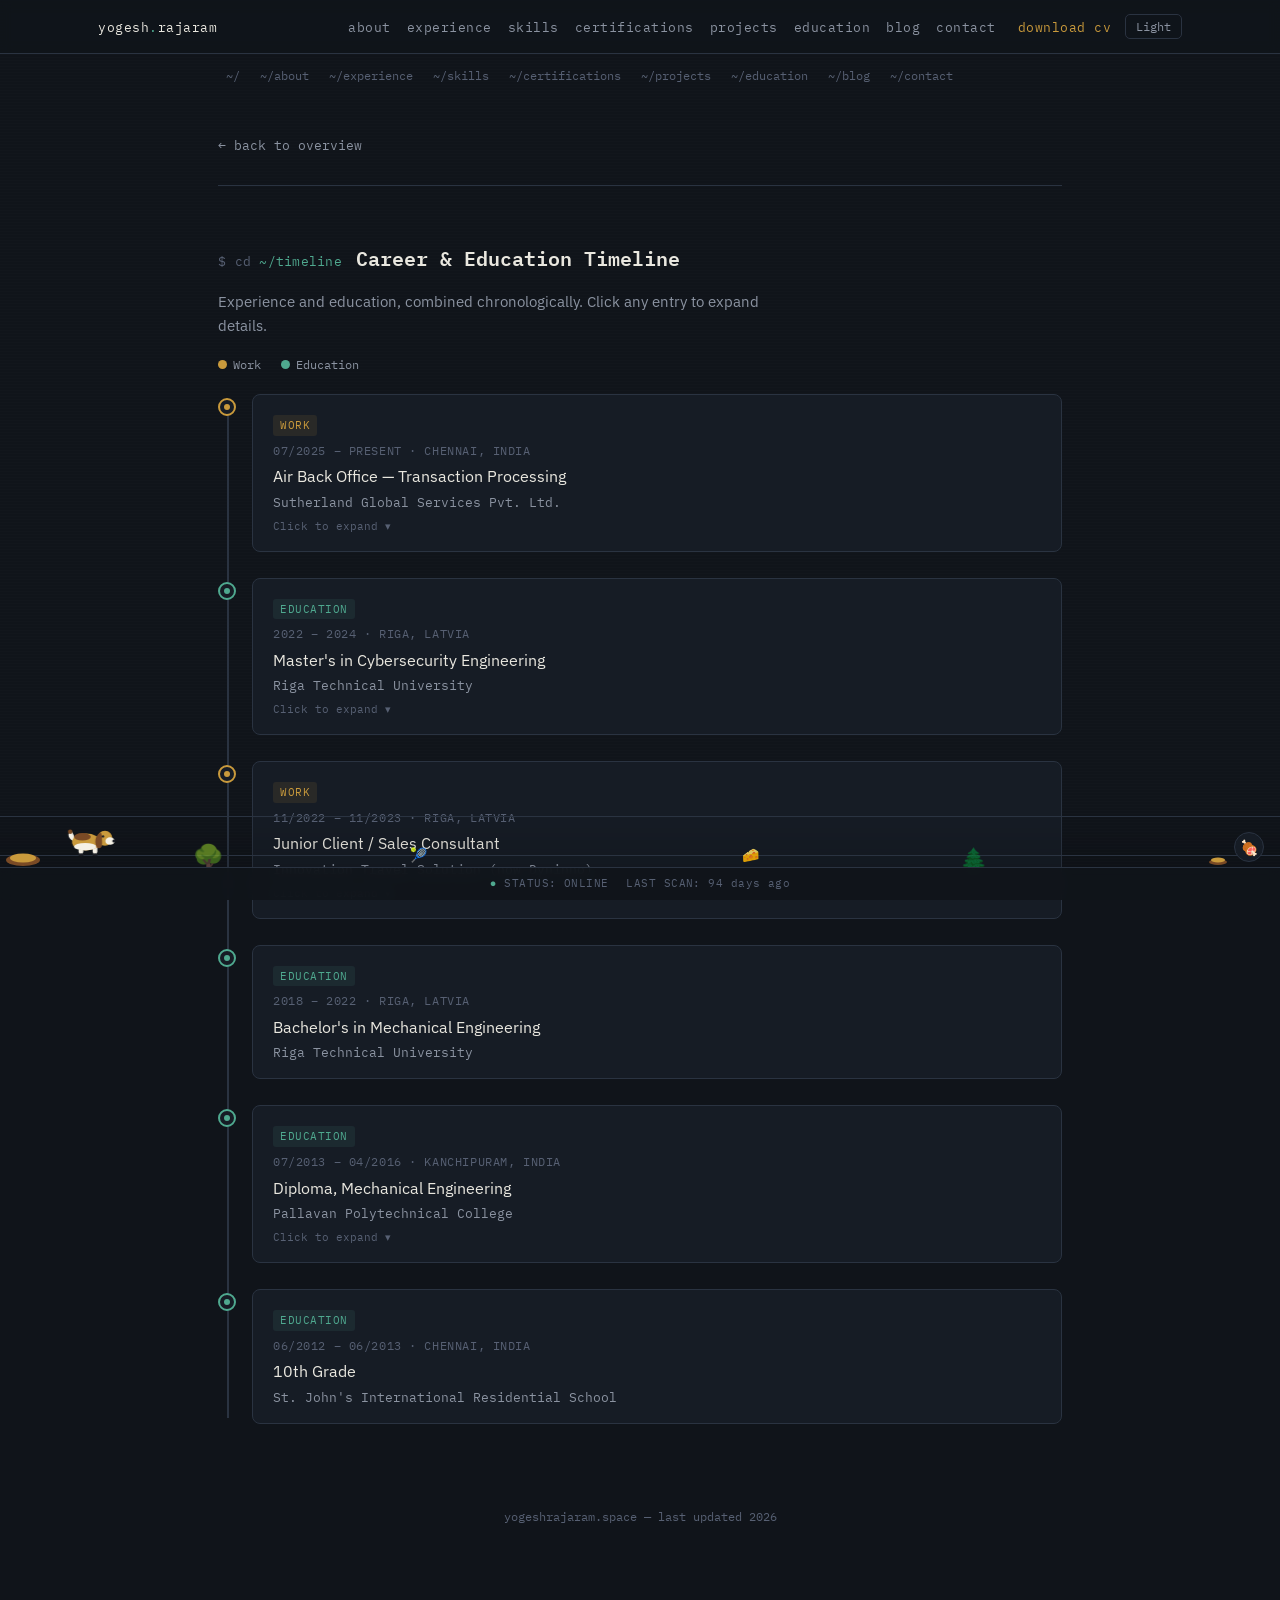
<file: timeline.html>
<!DOCTYPE html>
<html lang="en">
<head>
<meta charset="UTF-8">
<meta name="viewport" content="width=device-width, initial-scale=1.0">
<title>Timeline — Yogesh Rajaram</title>
<link rel="preconnect" href="https://fonts.googleapis.com">
<link rel="preconnect" href="https://fonts.gstatic.com" crossorigin>
<link href="https://fonts.googleapis.com/css2?family=IBM+Plex+Mono:wght@400;500;600&family=IBM+Plex+Sans:wght@400;500;600;700&display=swap" rel="stylesheet">
<link rel="stylesheet" href="style.css">
<link rel="icon" type="image/svg+xml" href="data:image/svg+xml,%3Csvg xmlns='http://www.w3.org/2000/svg' viewBox='0 0 100 100'%3E%3Crect width='100' height='100' rx='18' fill='%2310141a'/%3E%3Ctext x='50' y='68' font-size='58' text-anchor='middle' fill='%23c99a3c' font-family='monospace'%3E%3E_%3C/text%3E%3C/svg%3E">
<meta property="og:title" content="Timeline — Yogesh Rajaram">
<meta property="og:description" content="Cybersecurity Engineer — GRC, IAM &amp; Security Operations. MSc Cybersecurity Engineering, Riga Technical University.">
<meta property="og:image" content="https://yogeshrajaram.space/og-image.png">
<meta property="og:url" content="https://yogeshrajaram.space/timeline.html">
<meta property="og:type" content="website">
<meta name="twitter:card" content="summary_large_image">
<style>
  .tl{ position: relative; padding-left: 34px; margin-top: 20px; }
  .tl::before{
    content:""; position:absolute; left: 9px; top: 6px; bottom: 6px; width: 2px;
    background: var(--line);
  }
  .tl-item{ position: relative; margin-bottom: 26px; cursor: pointer; }
  .tl-item:last-child{ margin-bottom: 0; }
  .tl-dot{
    position:absolute; left: -34px; top: 4px; width: 18px; height: 18px; border-radius: 50%;
    border: 2px solid var(--line); background: var(--bg-panel);
    display:flex; align-items:center; justify-content:center;
    transition: border-color .2s, background .2s;
  }
  .tl-item.work .tl-dot{ border-color: var(--amber); }
  .tl-item.edu .tl-dot{ border-color: var(--teal); }
  .tl-dot::after{ content:""; width:6px; height:6px; border-radius:50%; background: var(--text-faint); }
  .tl-item.work .tl-dot::after{ background: var(--amber); }
  .tl-item.edu .tl-dot::after{ background: var(--teal); }

  .tl-card{
    background: var(--bg-panel); border: 1px solid var(--line); border-radius: 8px;
    padding: 16px 20px; transition: border-color .2s, transform .2s;
  }
  .tl-item:hover .tl-card{ border-color: var(--amber); transform: translateX(4px); }
  .tl-when{ font-family: var(--mono); font-size: 11.5px; color: var(--text-faint); text-transform: uppercase; letter-spacing: 0.05em; }
  .tl-title{ margin: 4px 0 2px; font-size: 16px; color: var(--text); }
  .tl-org{ font-family: var(--mono); font-size: 12.5px; color: var(--text-dim); }
  .tl-tag{
    display:inline-block; font-family: var(--mono); font-size: 10.5px; letter-spacing: 0.05em;
    text-transform: uppercase; padding: 2px 7px; border-radius: 3px; margin-bottom: 6px;
  }
  .tl-item.work .tl-tag{ color: var(--amber); background: rgba(201,154,60,0.1); }
  .tl-item.edu .tl-tag{ color: var(--teal); background: rgba(79,169,143,0.1); }

  .tl-detail{
    max-height: 0; overflow: hidden; transition: max-height .35s ease, margin-top .35s ease;
    margin-top: 0;
  }
  .tl-item.open .tl-detail{ max-height: 300px; margin-top: 12px; }
  .tl-detail ul{ margin:0; padding-left: 18px; color: var(--text-dim); font-size: 13.5px; }
  .tl-detail li{ margin-bottom: 5px; }
  .tl-toggle-hint{ font-family: var(--mono); font-size: 10.5px; color: var(--text-faint); margin-top: 6px; }

  .tl-legend{ display:flex; gap: 20px; margin-top: 18px; font-family: var(--mono); font-size: 12px; color: var(--text-dim); }
  .tl-legend span{ display:inline-flex; align-items:center; gap: 6px; }
  .tl-legend .sw{ width:9px; height:9px; border-radius:50%; display:inline-block; }
</style>
<script>
  (function(){
    var saved = localStorage.getItem('theme');
    if(saved === 'light'){ document.documentElement.setAttribute('data-theme','light'); }
  })();
</script>
</head>
<body class="has-dog">

<div class="topbar">
  <div class="topbar-inner">
    <a class="brand" href="index.html">yogesh<span class="dot">.</span>rajaram</a>
    <div class="nav-group">
      <nav>
        <a href="about.html">about</a>
        <a href="experience.html">experience</a>
        <a href="skills.html">skills</a>
        <a href="certifications.html">certifications</a>
        <a href="projects.html">projects</a>
        <a href="education.html">education</a>
        <a href="blog/blog-home.html">blog</a>
        <a href="contact.html">contact</a>
      </nav>
      <div class="topbar-actions">
        <a href="Yogesh_Rajaram_CV.pdf" download class="cv-link">download cv</a>
        <button class="theme-toggle" id="theme-toggle" onclick="toggleTheme()" aria-label="Toggle light/dark theme"><span id="theme-toggle-label">Light</span></button>
      </div>
    </div>
  </div>
</div>

<div class="wrap">
  <div class="crumb-bar"><a href="index.html">~/</a><a href="about.html">~/about</a><a href="experience.html">~/experience</a><a href="skills.html">~/skills</a><a href="certifications.html">~/certifications</a><a href="projects.html">~/projects</a><a href="education.html">~/education</a><a href="blog/blog-home.html">~/blog</a><a href="contact.html">~/contact</a></div>

  <section class="page-header">
    <a class="back" href="index.html">← back to overview</a>
  </section>

  <section class="reveal" style="border-top: 1px solid var(--line);">
    <div class="section-head">
      <span class="ctrl-id">~/timeline</span>
      <h2 class="type-heading">Career &amp; Education Timeline</h2>
    </div>
    <p style="color: var(--text-dim); font-size: 14.5px; max-width: 64ch; margin: -14px 0 6px;">
      Experience and education, combined chronologically. Click any entry to expand details.
    </p>
    <div class="tl-legend">
      <span><span class="sw" style="background: var(--amber);"></span> Work</span>
      <span><span class="sw" style="background: var(--teal);"></span> Education</span>
    </div>

    <div class="tl">

      <div class="tl-item work" onclick="this.classList.toggle('open')">
        <div class="tl-dot"></div>
        <div class="tl-card">
          <div class="tl-tag">Work</div>
          <div class="tl-when">07/2025 – Present · Chennai, India</div>
          <div class="tl-title">Air Back Office — Transaction Processing</div>
          <div class="tl-org">Sutherland Global Services Pvt. Ltd.</div>
          <div class="tl-toggle-hint">Click to expand ▾</div>
          <div class="tl-detail">
            <ul>
              <li>Process high-volume financial transactions ensuring compliance with PCI DSS, GDPR, and airline security standards.</li>
              <li>Maintain data confidentiality, integrity, and access control.</li>
              <li>Conduct compliance reporting, documentation, and audit support activities.</li>
              <li>Investigate transaction discrepancies through structured root cause analysis.</li>
            </ul>
          </div>
        </div>
      </div>

      <div class="tl-item edu" onclick="this.classList.toggle('open')">
        <div class="tl-dot"></div>
        <div class="tl-card">
          <div class="tl-tag">Education</div>
          <div class="tl-when">2022 – 2024 · Riga, Latvia</div>
          <div class="tl-title">Master's in Cybersecurity Engineering</div>
          <div class="tl-org">Riga Technical University</div>
          <div class="tl-toggle-hint">Click to expand ▾</div>
          <div class="tl-detail">
            <ul>
              <li>Thesis: blockchain-based framework for secure V2X communication.</li>
              <li>Coursework in GRC, IAM, and data privacy.</li>
            </ul>
          </div>
        </div>
      </div>

      <div class="tl-item work" onclick="this.classList.toggle('open')">
        <div class="tl-dot"></div>
        <div class="tl-card">
          <div class="tl-tag">Work</div>
          <div class="tl-when">11/2022 – 11/2023 · Riga, Latvia</div>
          <div class="tl-title">Junior Client / Sales Consultant</div>
          <div class="tl-org">Innovation Travel Solution (now Dyninno)</div>
          <div class="tl-toggle-hint">Click to expand ▾</div>
          <div class="tl-detail">
            <ul>
              <li>Managed end-to-end travel booking via Global Distribution Systems (GDS).</li>
              <li>Maintained strict adherence to GDPR while handling customer data.</li>
              <li>Resolved customer issues through structured analysis and problem-solving.</li>
            </ul>
          </div>
        </div>
      </div>

      <div class="tl-item edu" onclick="this.classList.toggle('open')">
        <div class="tl-dot"></div>
        <div class="tl-card">
          <div class="tl-tag">Education</div>
          <div class="tl-when">2018 – 2022 · Riga, Latvia</div>
          <div class="tl-title">Bachelor's in Mechanical Engineering</div>
          <div class="tl-org">Riga Technical University</div>
        </div>
      </div>

      <div class="tl-item edu" onclick="this.classList.toggle('open')">
        <div class="tl-dot"></div>
        <div class="tl-card">
          <div class="tl-tag">Education</div>
          <div class="tl-when">07/2013 – 04/2016 · Kanchipuram, India</div>
          <div class="tl-title">Diploma, Mechanical Engineering</div>
          <div class="tl-org">Pallavan Polytechnical College</div>
          <div class="tl-toggle-hint">Click to expand ▾</div>
          <div class="tl-detail">
            <ul>
              <li>Alongside diploma, completed CAD/CAE certifications: ANSYS Fluent, SolidWorks, NX CAD/CAM, Primavera.</li>
            </ul>
          </div>
        </div>
      </div>

      <div class="tl-item edu" onclick="this.classList.toggle('open')">
        <div class="tl-dot"></div>
        <div class="tl-card">
          <div class="tl-tag">Education</div>
          <div class="tl-when">06/2012 – 06/2013 · Chennai, India</div>
          <div class="tl-title">10th Grade</div>
          <div class="tl-org">St. John's International Residential School</div>
        </div>
      </div>

    </div>
  </section>

</div>

<footer>yogeshrajaram.space — last updated 2026</footer>

<div class="status-bar">
  <span><span class="dot">●</span> STATUS: ONLINE</span>
  <span id="last-scan">LAST SCAN: just now</span>
</div>

<script>
  const revealEls = document.querySelectorAll('.reveal');
  const io = new IntersectionObserver((entries) => {
    entries.forEach(e => { if(e.isIntersecting){ e.target.classList.add('in'); io.unobserve(e.target); } });
  }, { threshold: 0.1 });
  revealEls.forEach(el => io.observe(el));

  function updateToggleLabel(){
    var isLight = document.documentElement.getAttribute('data-theme') === 'light';
    var label = document.getElementById('theme-toggle-label');
    if(label){ label.textContent = isLight ? 'Dark' : 'Light'; }
  }
  function toggleTheme(){
    var html = document.documentElement;
    var isLight = html.getAttribute('data-theme') === 'light';
    if(isLight){ html.removeAttribute('data-theme'); localStorage.setItem('theme','dark'); }
    else { html.setAttribute('data-theme','light'); localStorage.setItem('theme','light'); }
    updateToggleLabel();
  }
  updateToggleLabel();

  (function(){
    var lastUpdated = new Date('2026-09-01T00:00:00Z');
    var now = new Date();
    var diffMs = now - lastUpdated;
    var mins = Math.floor(diffMs / 60000);
    var text;
    if(mins < 60){ text = mins <= 1 ? 'just now' : mins + ' min ago'; }
    else if(mins < 1440){ var hrs = Math.floor(mins/60); text = hrs + (hrs===1?' hour ago':' hours ago'); }
    else { var days = Math.floor(mins/1440); text = days + (days===1?' day ago':' days ago'); }
    var el = document.getElementById('last-scan');
    if(el){ el.textContent = 'LAST SCAN: ' + text; }
  })();

  document.querySelectorAll('.type-heading').forEach(function(el){
    var full = el.textContent;
    el.textContent = '';
    var i = 0;
    function step(){
      if(i <= full.length){
        el.textContent = full.slice(0, i);
        i++;
        setTimeout(step, 28);
      } else {
        el.classList.add('done');
      }
    }
    step();
  });
</script>


<!-- Dog companion -->
<div class="dog-scene" id="dog-scene" aria-hidden="true">
  <div class="ground-line"></div>

  <span class="scene-tree" style="left:15%; font-size:26px; opacity:0.6;">&#127795;</span>
  <span class="scene-tree" style="left:75%; font-size:22px; opacity:0.5;">&#127794;</span>
  <span class="scene-prop" style="left:32%;">&#127934;</span>
  <span class="scene-prop" style="left:58%;">&#129472;</span>

  <div class="dog-bed">
    <svg viewBox="0 0 34 16" xmlns="http://www.w3.org/2000/svg">
      <ellipse cx="17" cy="10" rx="17" ry="6" fill="#7a4a25"/>
      <ellipse cx="17" cy="8" rx="13" ry="4.5" fill="#c99a3c"/>
    </svg>
  </div>

  <div class="food-bowl">
    <svg viewBox="0 0 20 12" xmlns="http://www.w3.org/2000/svg">
      <ellipse cx="10" cy="9" rx="9" ry="3" fill="#7a4a25"/>
      <ellipse cx="10" cy="7" rx="7" ry="2.4" fill="#c99a3c"/>
    </svg>
  </div>

  <button class="feeder-btn" id="feeder-btn" type="button" title="Feed the dog" aria-label="Feed the dog">&#127830;</button>
  <div class="food-layer" id="food-layer"></div>

  <div class="dog-pos" id="dog-pos">
    <div class="speech-bubble" id="speech-bubble"></div>
    <div class="dog-facing" id="dog-facing">
      <div class="dog-sprite" id="dog-sprite">
        <svg class="dog-svg" viewBox="0 0 64 40" xmlns="http://www.w3.org/2000/svg">
          <g class="part-tail" id="part-tail">
            <path d="M15,20 C8,17 6,11 11,8 C14,11 14,16 17,18 Z" fill="#f5f1e6"/>
            <circle cx="10" cy="9" r="2.4" fill="#7a4a25"/>
          </g>
          <g class="part-leg-back" id="part-leg-back">
            <rect x="19" y="23" width="5" height="10" rx="2.5" fill="#f5f1e6"/>
            <ellipse cx="21.5" cy="33.5" rx="3" ry="1.6" fill="#1c1f26"/>
          </g>
          <g class="part-leg-front" id="part-leg-front">
            <rect x="34" y="23" width="5" height="10" rx="2.5" fill="#f5f1e6"/>
            <ellipse cx="36.5" cy="33.5" rx="3" ry="1.6" fill="#1c1f26"/>
          </g>
          <ellipse cx="27" cy="20" rx="15" ry="9" fill="#c99a3c"/>
          <ellipse cx="26" cy="25" rx="12" ry="4" fill="#f5f1e6"/>
          <ellipse cx="23" cy="14.5" rx="9" ry="4" fill="#7a4a25"/>
          <g class="part-head" id="part-head">
            <circle cx="47" cy="16" r="8" fill="#c99a3c"/>
            <ellipse cx="52.5" cy="19" rx="5" ry="4" fill="#f5f1e6"/>
            <circle cx="56.5" cy="19" r="1.6" fill="#1c1f26"/>
            <circle cx="45" cy="14" r="1.3" fill="#1c1f26" class="eye-open"/>
            <path d="M43.5,14 q1.5,1.6 3,0" stroke="#1c1f26" stroke-width="1" fill="none" class="eye-closed"/>
            <g class="part-ear" id="part-ear">
              <path d="M43,10 C38,11 35,18 38,25 C40,28 44,27 44,22 C44,17 44,13 43,10 Z" fill="#7a4a25"/>
            </g>
          </g>
        </svg>
        <div class="zzz" id="zzz"><span>z</span><span>z</span><span>z</span></div>
      </div>
    </div>
  </div>
</div>

<script>
(function(){
  if (window.matchMedia && window.matchMedia('(prefers-reduced-motion: reduce)').matches) return;
  var scene = document.getElementById('dog-scene');
  if(!scene) return;
  var dogPos = document.getElementById('dog-pos');
  var dogFacing = document.getElementById('dog-facing');
  var dogSprite = document.getElementById('dog-sprite');
  var feederBtn = document.getElementById('feeder-btn');
  var foodLayer = document.getElementById('food-layer');
  var bubbleEl = document.getElementById('speech-bubble');

  var BED_X = 4;

  var state = 'run';
  var x = 24;
  var dir = 1;
  var speed = 32;
  var lastTime = null;
  var sniffElapsed = 0;
  var nextSniffAt = 7 + Math.random()*10;
  var woofElapsed = 0;
  var nextWoofAt = 22 + Math.random()*18;
  var lastInteraction = Date.now();
  var idleThreshold = 26000;
  var hungryShown = false;
  var approaching = false;
  var eatingNow = false;
  var pendingAction = null; // 'sleep' | 'eat'
  var targetX = null;
  var sniffTimeout = null;
  var wakeTimeout = null;
  var eatTimeout = null;
  var bubbleTimeout = null;

  function dogWidth(){ return 60; }
  function sceneWidth(){ return scene.clientWidth || 300; }

  function showBubble(text, duration){
    bubbleEl.textContent = text;
    bubbleEl.classList.add('show');
    if(bubbleTimeout){ clearTimeout(bubbleTimeout); }
    bubbleTimeout = setTimeout(function(){ bubbleEl.classList.remove('show'); }, duration || 2600);
  }

  function clearClasses(){
    dogSprite.classList.remove('is-moving','is-sniffing','is-sleeping','is-eating');
  }
  function setState(s){
    state = s;
    clearClasses();
    if(s === 'run' || s === 'wake'){ dogSprite.classList.add('is-moving'); }
    else if(s === 'sniff'){ dogSprite.classList.add('is-sniffing'); }
    else if(s === 'sleep'){ dogSprite.classList.add('is-sleeping'); }
    else if(s === 'eat'){ dogSprite.classList.add('is-eating'); dogSprite.classList.add('is-moving'); }
  }
  setState('run');

  function registerInteraction(){
    lastInteraction = Date.now();
    hungryShown = false;
    if(state === 'sleep'){
      setState('wake');
      wakeTimeout = setTimeout(function(){ if(state === 'wake') setState('run'); }, 500);
    }
  }
  ['click','scroll','keydown','touchstart'].forEach(function(evt){
    window.addEventListener(evt, registerInteraction, { passive: true });
  });

  feederBtn.addEventListener('click', function(e){
    e.stopPropagation();
    registerInteraction();
    if(sniffTimeout){ clearTimeout(sniffTimeout); sniffTimeout = null; }
    var bowlX = sceneWidth() - 72;
    dropFood(sceneWidth() - 62);
    targetX = Math.max(6, bowlX - 46);
    pendingAction = 'eat';
    approaching = true;
    eatingNow = false;
    if(state !== 'eat'){ setState('run'); }
  });

  function dropFood(centerX){
    var food = document.createElement('div');
    food.className = 'food-item';
    food.style.left = (centerX - 9) + 'px';
    food.textContent = String.fromCodePoint(0x1F357);
    foodLayer.appendChild(food);
    setTimeout(function(){ if(food.parentNode) food.parentNode.removeChild(food); }, 3000);
  }

  setTimeout(function(){ showBubble('Hi ' + String.fromCodePoint(0x1F44B), 3000); }, 1500);

  function tick(ts){
    if(lastTime == null) lastTime = ts;
    var dt = Math.min((ts - lastTime)/1000, 0.1);
    lastTime = ts;

    var idleMs = Date.now() - lastInteraction;

    if(!hungryShown && state === 'run' && idleMs > 14000 && idleMs < idleThreshold){
      showBubble('Hungry...', 3000);
      hungryShown = true;
    }

    if(state !== 'sleep' && !approaching && !eatingNow && idleMs > idleThreshold){
      if(sniffTimeout){ clearTimeout(sniffTimeout); sniffTimeout = null; }
      pendingAction = 'sleep';
      targetX = BED_X;
      approaching = true;
    }

    if(approaching){
      var dx = targetX - x;
      var step = 70 * dt;
      if(Math.abs(dx) <= step){
        x = targetX;
        approaching = false;
        if(pendingAction === 'eat'){
          eatingNow = true;
          setState('eat');
          eatTimeout = setTimeout(function(){
            eatingNow = false;
            pendingAction = null;
            targetX = null;
            setState('run');
          }, 1300);
        } else if(pendingAction === 'sleep'){
          pendingAction = null;
          targetX = null;
          setState('sleep');
        }
      } else {
        dir = dx > 0 ? 1 : -1;
        x += step * dir;
      }
    } else if(state === 'run'){
      x += dir * speed * dt;
      var maxX = sceneWidth() - dogWidth() - 10;
      if(x > maxX){ x = maxX; dir = -1; }
      if(x < 10){ x = 10; dir = 1; }

      sniffElapsed += dt;
      if(sniffElapsed > nextSniffAt){
        sniffElapsed = 0;
        nextSniffAt = 7 + Math.random()*12;
        setState('sniff');
        sniffTimeout = setTimeout(function(){ if(state === 'sniff') setState('run'); }, 2000 + Math.random()*1500);
      }

      woofElapsed += dt;
      if(woofElapsed > nextWoofAt){
        woofElapsed = 0;
        nextWoofAt = 25 + Math.random()*20;
        showBubble('Woof!', 2000);
      }
    }

    dogPos.style.transform = 'translateX(' + x + 'px)';
    dogFacing.classList.toggle('face-left', dir < 0);

    requestAnimationFrame(tick);
  }
  requestAnimationFrame(tick);
})();
</script>

</body>
</html>
</file>
<file: style.css>
@view-transition {
  navigation: auto;
}

:root{
  --bg: #10141a;
  --bg-panel: #161c25;
  --bg-panel-2: #1c232e;
  --line: #2a3341;
  --text: #e9e7df;
  --text-dim: #8b93a1;
  --text-faint: #576073;
  --amber: #c99a3c;
  --teal: #4fa98f;
  --rust: #b5502f;
  --mono: 'IBM Plex Mono', ui-monospace, monospace;
  --sans: 'IBM Plex Sans', -apple-system, sans-serif;
}

html[data-theme="light"]{
  --bg: #f5f3ee;
  --bg-panel: #ffffff;
  --bg-panel-2: #ececE4;
  --line: #dcd8cd;
  --text: #1c1f26;
  --text-dim: #52586a;
  --text-faint: #8a8f9c;
  --amber: #a5760f;
  --teal: #2f7d68;
  --rust: #9c4326;
}
html[data-theme="light"] body::before{ opacity: 0.4; }

.theme-toggle{
  font-family: var(--mono); font-size: 11.5px; color: var(--text-dim);
  background: none; border: 1px solid var(--line); border-radius: 5px;
  padding: 4px 10px; cursor: pointer; transition: border-color .2s, color .2s;
  white-space: nowrap;
}
.theme-toggle:hover{ border-color: var(--amber); color: var(--amber); }

*{ box-sizing: border-box; }
html{ scroll-behavior: smooth; }
body{
  margin:0;
  background: var(--bg);
  color: var(--text);
  font-family: var(--sans);
  line-height: 1.6;
  -webkit-font-smoothing: antialiased;
}
@media (prefers-reduced-motion: reduce){
  html{ scroll-behavior: auto; }
  *{ animation-duration: 0.001ms !important; animation-iteration-count: 1 !important; transition-duration: 0.001ms !important; }
}

a{ color: inherit; }
::selection{ background: var(--amber); color: #10141a; }

body::before{
  content:"";
  position: fixed; inset:0;
  pointer-events:none;
  z-index: 0;
  background: repeating-linear-gradient(
    to bottom,
    rgba(255,255,255,0.012) 0px,
    rgba(255,255,255,0.012) 1px,
    transparent 1px,
    transparent 3px
  );
}

.wrap{
  max-width: 900px;
  margin: 0 auto;
  padding: 0 28px;
  position: relative;
  z-index: 1;
}

.topbar{
  position: sticky; top:0;
  z-index: 20;
  background: rgba(16,20,26,0.85);
  backdrop-filter: blur(6px);
  border-bottom: 1px solid var(--line);
}
.topbar-inner{
  max-width: 1140px;
  margin: 0 auto;
  padding: 14px 28px;
  display:flex;
  align-items:center;
  justify-content: space-between;
  font-family: var(--mono);
  font-size: 12.5px;
  letter-spacing: 0.04em;
}
.topbar .brand{ color: var(--text); text-decoration: none; flex-shrink: 0; }
.topbar .brand .dot{ color: var(--teal); }
.nav-group{ display:flex; align-items:center; gap: 22px; }
.topbar nav{ display:flex; gap: 16px; }
.topbar nav a{
  color: var(--text-dim);
  text-decoration:none;
  transition: color .2s;
  white-space: nowrap;
}
.topbar nav a:hover, .topbar nav a.current{ color: var(--amber); }
.topbar-actions{ display:flex; align-items:center; gap: 14px; flex-shrink: 0; }
.cv-link{ color: var(--amber); text-decoration: none; white-space: nowrap; }
.cv-link:hover{ opacity: 0.8; }
@media (max-width: 780px){ .nav-group nav{ display:none; } }

.hero{ padding: 64px 0 40px; }
.terminal{
  background: var(--bg-panel);
  border: 1px solid var(--line);
  border-radius: 8px;
  overflow: hidden;
  box-shadow: 0 20px 60px -30px rgba(0,0,0,0.7);
}
.terminal-head{
  display:flex; align-items:center; gap:8px;
  padding: 10px 14px;
  border-bottom: 1px solid var(--line);
  background: var(--bg-panel-2);
}
.terminal-head span{
  width:10px; height:10px; border-radius:50%;
  background: var(--text-faint);
  display:inline-block;
}
.terminal-head .path{
  margin-left: 10px;
  font-family: var(--mono);
  font-size: 12px;
  color: var(--text-faint);
}
.terminal-body{
  padding: 26px 24px 30px;
  font-family: var(--mono);
  font-size: 14px;
  color: var(--text-dim);
}
.terminal-body .line{ margin: 0 0 6px; display: flex; align-items: center; gap: 8px; }
.terminal-body .prompt{ color: var(--teal); line-height: 1; }
.terminal-body .cmd{ color: var(--text); line-height: 1; }
.typed{
  display:inline-block;
  border-right: 2px solid var(--amber);
  white-space: nowrap;
  overflow: hidden;
  width: 0;
  animation: type 1.1s steps(24,end) 0.3s forwards, blink .8s step-end infinite 0.3s;
}
@keyframes type{ to{ width: 8.4ch; } }
@keyframes blink{ 50%{ border-color: transparent; } }

.hero-name{
  font-family: var(--mono);
  font-size: clamp(30px, 6vw, 46px);
  font-weight: 600;
  color: var(--text);
  margin: 26px 0 6px;
  letter-spacing: -0.01em;
  opacity:0; animation: rise .6s ease forwards; animation-delay: 1.5s;
}
.hero-role{
  font-size: clamp(14.5px, 2.4vw, 17px);
  color: var(--text-dim);
  margin: 0 0 28px;
  opacity:0; animation: rise .6s ease forwards; animation-delay: 1.65s;
}
.hero-role .sep{ color: var(--text-faint); margin: 0 8px; }
@keyframes rise{ from{ opacity:0; transform: translateY(8px);} to{ opacity:1; transform:none; } }

.record{
  display:grid;
  grid-template-columns: repeat(2, 1fr);
  gap: 1px;
  background: var(--line);
  border: 1px solid var(--line);
  border-radius: 8px;
  overflow: hidden;
  opacity:0; animation: rise .6s ease forwards; animation-delay: 1.8s;
}
@media (max-width: 560px){ .record{ grid-template-columns: 1fr; } }
.record .field{
  background: var(--bg-panel);
  padding: 14px 18px;
}
.record .field .k{
  font-family: var(--mono);
  font-size: 10.5px;
  letter-spacing: 0.12em;
  text-transform: uppercase;
  color: var(--text-faint);
  margin-bottom: 4px;
}
.record .field .v{ font-size: 14px; color: var(--text); }
.record .field .v a{ color: var(--text); text-decoration: none; border-bottom: 1px dotted var(--text-faint); }
.record .field .v a:hover{ color: var(--amber); border-color: var(--amber); }
.status-pill{
  display:inline-flex; align-items:center; gap:6px;
  font-family: var(--mono); font-size: 12px;
  color: var(--teal);
}
.status-pill::before{
  content:""; width:6px; height:6px; border-radius:50%;
  background: var(--teal);
  box-shadow: 0 0 0 3px rgba(79,169,143,0.15);
}

/* homepage section-link cards */
.section-links{
  display:grid;
  grid-template-columns: repeat(2, 1fr);
  gap: 12px;
  margin-top: 8px;
}
@media (max-width: 560px){ .section-links{ grid-template-columns: 1fr; } }
.section-link-card{
  display:block;
  background: var(--bg-panel);
  border: 1px solid var(--line);
  border-radius: 8px;
  padding: 18px 20px;
  text-decoration: none;
  color: var(--text);
  transition: border-color .2s, transform .2s;
  opacity:0; animation: rise .6s ease forwards;
}
.section-link-card:hover{ border-color: var(--amber); transform: translateY(-3px); }
.section-link-card .id{
  font-family: var(--mono); font-size: 12px; color: var(--teal); letter-spacing: 0.02em;
}
.section-link-card .id::before{
  content: "$ cd ";
  color: var(--text-faint);
}
.section-link-card h3{ margin: 8px 0 4px; font-size: 17px; }
.section-link-card p{ margin:0; color: var(--text-dim); font-size: 13.5px; }
.section-link-card .arrow{ float:right; color: var(--text-faint); font-family: var(--mono); }
.section-link-card:hover .arrow{ color: var(--amber); }

/* page header for inner pages */
.page-header{ padding: 44px 0 8px; border-top: none; }
.page-header .back{
  display:inline-flex; align-items:center; gap:6px;
  font-family: var(--mono); font-size: 12.5px; color: var(--text-dim);
  text-decoration:none; margin-bottom: 22px;
}
.page-header .back:hover{ color: var(--amber); }

section{ padding: 56px 0; border-top: 1px solid var(--line); }
.section-head{
  display:flex; align-items:baseline; gap: 14px;
  margin-bottom: 30px;
  flex-wrap: wrap;
}
.ctrl-id{
  font-family: var(--mono);
  font-size: 13px;
  color: var(--teal);
  background: none;
  border: none;
  padding: 0;
  letter-spacing: 0.02em;
}
.ctrl-id::before{
  content: "$ cd ";
  color: var(--text-faint);
}
.section-head h2{
  font-family: var(--mono);
  font-size: 20px;
  font-weight: 600;
  margin:0;
  color: var(--text);
}
.type-heading{
  border-right: 2px solid var(--amber);
  white-space: nowrap;
  overflow: hidden;
  display: inline-block;
}
.type-heading.done{ border-right: none; }
.section-head .badge{
  margin-left:auto;
  font-family: var(--mono);
  font-size: 11px;
  letter-spacing: 0.08em;
  text-transform: uppercase;
  padding: 3px 9px;
  border-radius: 100px;
  border: 1px solid var(--line);
  color: var(--text-dim);
}
.badge.verified{ color: var(--teal); border-color: rgba(79,169,143,0.3); }
.badge.active{ color: var(--amber); border-color: rgba(201,154,60,0.3); }
.badge.progress{ color: var(--rust); border-color: rgba(181,80,47,0.3); }

.reveal{
  opacity: 0; transform: translateY(16px);
  transition: opacity .6s ease, transform .6s ease;
}
.reveal.in{ opacity:1; transform:none; }

.about p{ color: var(--text-dim); font-size: 15.5px; max-width: 64ch; }
.about p strong{ color: var(--text); font-weight: 600; }

.log-entry{
  display:grid;
  grid-template-columns: 150px 1fr;
  gap: 20px;
  padding: 18px 0;
  border-bottom: 1px dashed var(--line);
}
.log-entry:last-child{ border-bottom:none; }
@media (max-width: 580px){ .log-entry{ grid-template-columns: 1fr; gap: 6px; } }
.log-entry .when{
  font-family: var(--mono); font-size: 12px; color: var(--text-faint);
  padding-top: 2px;
}
.log-entry h3{ margin: 0 0 4px; font-size: 16.5px; color: var(--text); }
.log-entry .org{ color: var(--amber); font-size: 13.5px; font-family: var(--mono); }
.log-entry ul{ margin: 10px 0 0; padding-left: 18px; color: var(--text-dim); font-size: 14.5px; }
.log-entry li{ margin-bottom: 5px; }

.skill-group{ margin-bottom: 26px; }
.skill-group:last-child{ margin-bottom: 0; }
.skill-group .label{
  font-family: var(--mono); font-size: 11px; letter-spacing: 0.1em;
  text-transform: uppercase; color: var(--text-faint); margin-bottom: 12px;
}
.controls-grid{
  display:grid;
  grid-template-columns: repeat(3, 1fr);
  gap: 10px;
}
@media (max-width: 700px){ .controls-grid{ grid-template-columns: repeat(2,1fr); } }
@media (max-width: 460px){ .controls-grid{ grid-template-columns: 1fr; } }
.control-card{
  background: var(--bg-panel);
  border: 1px solid var(--line);
  border-radius: 6px;
  padding: 12px 14px;
  transition: border-color .2s, transform .2s;
}
.control-card:hover{ border-color: var(--amber); transform: translateY(-2px); }
.control-card, .artifact, .section-link-card{ position: relative; overflow: hidden; }
.control-card::after, .artifact::after, .section-link-card::after{
  content: ""; position: absolute; top:0; left:-120%; width: 60%; height: 100%;
  background: linear-gradient(100deg, transparent, rgba(201,154,60,0.08), transparent);
  transition: left .5s ease;
  pointer-events: none;
}
.control-card:hover::after, .artifact:hover::after, .section-link-card:hover::after{ left: 130%; }

.status-bar{
  position: fixed; bottom:0; left:0; right:0; z-index: 30;
  background: rgba(16,20,26,0.9);
  backdrop-filter: blur(6px);
  border-top: 1px solid var(--line);
  font-family: var(--mono); font-size: 11px; color: var(--text-faint);
  padding: 7px 20px;
  display:flex; justify-content: center; gap: 18px; letter-spacing: 0.04em;
}
html[data-theme="light"] .status-bar{ background: rgba(245,243,238,0.9); }
.status-bar .dot{ color: var(--teal); }
body{ padding-bottom: 34px; }

.crumb-bar{
  display:flex; gap: 4px; flex-wrap: wrap;
  padding: 10px 0 0;
  font-family: var(--mono); font-size: 11.5px;
}
.crumb-bar a{
  color: var(--text-faint); text-decoration: none; padding: 3px 8px;
  border-radius: 4px; transition: color .2s, background .2s;
}
.crumb-bar a:hover{ color: var(--amber); }
.crumb-bar a.current{ color: var(--teal); background: rgba(79,169,143,0.08); }
.control-card .name{ font-size: 14px; color: var(--text); }

.artifact{
  background: var(--bg-panel);
  border: 1px solid var(--line);
  border-radius: 8px;
  padding: 22px 24px;
  margin-bottom: 16px;
}
.artifact:last-child{ margin-bottom:0; }
.artifact-top{ display:flex; justify-content:space-between; gap: 12px; flex-wrap:wrap; margin-bottom: 8px; }
.artifact h3{ margin:0; font-size: 17px; color: var(--text); }
.artifact p{ color: var(--text-dim); font-size: 14.5px; margin: 8px 0 12px; max-width: 60ch; }
.artifact ul{ color: var(--text-dim); font-size: 14.5px; margin: 8px 0 12px; padding-left: 18px; }
.artifact li{ margin-bottom: 4px; }
.stack{ display:flex; flex-wrap:wrap; gap: 7px; }
.stack span{
  font-family: var(--mono); font-size: 11px;
  color: var(--teal);
  border: 1px solid rgba(79,169,143,0.3);
  background: rgba(79,169,143,0.06);
  padding: 3px 8px; border-radius: 4px;
}

.two-col{ display:grid; grid-template-columns: 1.3fr 1fr; gap: 40px; }
@media (max-width: 700px){ .two-col{ grid-template-columns: 1fr; gap: 32px; } }
.edu-card{
  border-left: 2px solid var(--amber);
  padding-left: 18px;
  margin-bottom: 22px;
}
.edu-card:last-child{ margin-bottom: 0; }
.edu-card h3{ margin: 0 0 4px; font-size: 16.5px; color: var(--text); }
.edu-card .org{ font-family: var(--mono); font-size: 12.5px; color: var(--text-dim); margin-bottom: 8px; }
.edu-card p{ color: var(--text-dim); font-size: 14px; margin: 0; }

.lang-list{ list-style:none; margin:0; padding:0; }
.lang-list li{
  display:flex; justify-content:space-between;
  padding: 9px 0; border-bottom: 1px solid var(--line);
  font-size: 14.5px;
}
.lang-list li:last-child{ border-bottom:none; }
.lang-list .level{ font-family: var(--mono); font-size: 11.5px; color: var(--text-faint); }

.strength-list{ list-style:none; margin: 0 0 28px; padding: 0; }
.strength-list li{
  position: relative; padding: 8px 0 8px 20px; color: var(--text-dim); font-size: 14.5px;
  border-bottom: 1px solid var(--line);
}
.strength-list li:last-child{ border-bottom: none; }
.strength-list li::before{
  content: "›"; position: absolute; left: 0; color: var(--teal); font-family: var(--mono);
}

.contact-panel{
  background: var(--bg-panel);
  border: 1px solid var(--line);
  border-radius: 10px;
  padding: 36px 32px;
  text-align: center;
}
.contact-panel .lead{
  font-family: var(--mono); font-size: 12px; letter-spacing: 0.1em;
  color: var(--teal); text-transform: uppercase; margin-bottom: 10px;
}
.contact-panel h2{ font-size: clamp(22px,4vw,30px); margin: 0 0 14px; color: var(--text); }
.contact-panel p{ color: var(--text-dim); max-width: 50ch; margin: 0 auto 26px; font-size: 15px; }
.contact-links{ display:flex; gap: 14px; justify-content:center; flex-wrap:wrap; }
.contact-links a{
  font-family: var(--mono); font-size: 13.5px;
  padding: 10px 18px;
  border: 1px solid var(--line);
  border-radius: 6px;
  text-decoration: none;
  color: var(--text);
  transition: border-color .2s, color .2s;
}
.contact-links a:hover{ border-color: var(--amber); color: var(--amber); }
.contact-links a.primary{
  background: var(--amber); color: #10141a; border-color: var(--amber); font-weight: 600;
}
.contact-links a.primary:hover{ color: #10141a; opacity: 0.9; }

footer{
  padding: 28px 0 50px;
  text-align:center;
  font-family: var(--mono);
  font-size: 11.5px;
  color: var(--text-faint);
}

body.has-dog{ padding-bottom: 88px; }

/* ---------- Dog companion ---------- */
.dog-scene{
  position: fixed; left:0; right:0; bottom: 30px; height: 54px;
  z-index: 24; overflow: hidden; pointer-events: none;
  border-top: 1px solid var(--line);
  background: linear-gradient(to bottom, transparent, rgba(0,0,0,0.12));
}
html[data-theme="light"] .dog-scene{ background: linear-gradient(to bottom, transparent, rgba(0,0,0,0.04)); }
@media (prefers-reduced-motion: reduce){ .dog-scene{ display: none; } body.has-dog{ padding-bottom: 34px; } }

.dog-scene .ground-line{
  position:absolute; left:0; right:0; bottom:14px; height:1px; background: var(--line);
}

.feeder-btn{
  position:absolute; right: 16px; bottom: 8px; z-index: 3;
  width:30px; height:30px; border-radius:50%;
  background: var(--bg-panel); border:1px solid var(--line);
  font-size:15px; line-height:1; display:flex; align-items:center; justify-content:center;
  cursor:pointer; pointer-events:auto; transition: border-color .2s, transform .2s;
  padding: 0;
}
.feeder-btn:hover{ border-color: var(--amber); transform: scale(1.08); }

.scene-tree{ position:absolute; bottom:0; z-index:1; line-height:1; pointer-events:none; user-select:none; }
.scene-prop{ position:absolute; bottom:8px; z-index:1; line-height:1; pointer-events:none; user-select:none; font-size:14px; opacity:0.85; }
.dog-bed{ position:absolute; left:6px; bottom:4px; z-index:1; pointer-events:none; }
.dog-bed svg{ display:block; width:34px; height:16px; }
.food-bowl{ position:absolute; right:52px; bottom:5px; z-index:1; pointer-events:none; }
.food-bowl svg{ display:block; width:20px; height:12px; }

.speech-bubble{
  position:absolute; top:-22px; left:14px; z-index:4;
  background: var(--bg-panel); border:1px solid var(--line); border-radius:10px;
  padding:3px 9px; font-family: var(--mono); font-size:10.5px; color: var(--text);
  white-space:nowrap; opacity:0; pointer-events:none; transition: opacity .3s ease;
}
.speech-bubble.show{ opacity:1; }
.speech-bubble::after{
  content:""; position:absolute; bottom:-5px; left:14px;
  border-width:5px 5px 0 5px; border-style:solid;
  border-color: var(--line) transparent transparent transparent;
}

.food-layer{ position:absolute; inset:0; pointer-events:none; }
.food-item{
  position:absolute; bottom: 12px; font-size: 18px; line-height:1;
  transform: translateY(-160px);
  animation: foodFall 0.6s cubic-bezier(.55,0,.85,1) forwards;
}
@keyframes foodFall{
  0%{ transform: translateY(-160px); }
  75%{ transform: translateY(0); }
  85%{ transform: translateY(-12px); }
  100%{ transform: translateY(0); }
}

.dog-pos{ position:absolute; bottom: 8px; left:0; will-change: transform; }
.dog-facing{ transition: transform .15s ease; }
.dog-facing.face-left{ transform: scaleX(-1); }
.dog-sprite{ position: relative; width: 60px; height: 40px; transition: transform .3s ease; }
.dog-sprite.is-sleeping{ transform: scaleY(0.72) translateY(6px); }
.dog-svg{ display:block; width:60px; height:40px; }

.part-ear, .part-tail, .part-leg-front, .part-leg-back{ transform-box: fill-box; }
.part-ear{ transform-origin: 15% 5%; }
.part-tail{ transform-origin: 90% 90%; }
.part-leg-front, .part-leg-back{ transform-origin: 50% 0%; }
.part-head{ transition: transform .1s linear; }

@keyframes legSwingA{ 0%,100%{ transform: rotate(-16deg); } 50%{ transform: rotate(16deg); } }
@keyframes legSwingB{ 0%,100%{ transform: rotate(16deg); } 50%{ transform: rotate(-16deg); } }
.dog-sprite.is-moving .part-leg-front{ animation: legSwingA 0.45s linear infinite; }
.dog-sprite.is-moving .part-leg-back{ animation: legSwingB 0.45s linear infinite; }
.dog-sprite.is-sleeping .part-leg-front,
.dog-sprite.is-sleeping .part-leg-back{ animation: none; transform: rotate(72deg); }

@keyframes earWobble{ 0%,100%{ transform: rotate(0deg); } 50%{ transform: rotate(16deg); } }
.dog-sprite.is-moving .part-ear,
.dog-sprite.is-sniffing .part-ear{ animation: earWobble 0.45s ease-in-out infinite; }
.dog-sprite.is-eating .part-ear{ animation: earWobble 0.25s ease-in-out infinite; }
.dog-sprite.is-sleeping .part-ear{ animation: none; transform: rotate(30deg); }

@keyframes tailWag{ 0%,100%{ transform: rotate(-10deg); } 50%{ transform: rotate(12deg); } }
.dog-sprite.is-moving .part-tail,
.dog-sprite.is-sniffing .part-tail{ animation: tailWag 0.5s ease-in-out infinite; }
.dog-sprite.is-eating .part-tail{ animation: tailWag 0.22s ease-in-out infinite; }
.dog-sprite.is-sleeping .part-tail{ animation: none; transform: rotate(-6deg); }

@keyframes headSniff{ 0%,100%{ transform: translateY(0); } 50%{ transform: translateY(3px); } }
.dog-sprite.is-sniffing .part-head{ animation: headSniff 0.6s ease-in-out infinite; }
@keyframes headEat{ 0%,100%{ transform: translateY(0); } 50%{ transform: translateY(5px); } }
.dog-sprite.is-eating .part-head{ animation: headEat 0.3s ease-in-out infinite; }

.dog-sprite .eye-closed{ display:none; }
.dog-sprite.is-sleeping .eye-open{ display:none; }
.dog-sprite.is-sleeping .eye-closed{ display:block; }

.zzz{ position:absolute; top:-8px; left:36px; opacity:0; pointer-events:none; }
.dog-sprite.is-sleeping .zzz{ opacity:1; }
.zzz span{
  display:inline-block; font-family: var(--mono); color: var(--text-faint);
  animation: zzzFloat 2s ease-in-out infinite;
}
.zzz span:nth-child(1){ font-size:10px; }
.zzz span:nth-child(2){ font-size:12px; animation-delay:.35s; }
.zzz span:nth-child(3){ font-size:14px; animation-delay:.7s; }
@keyframes zzzFloat{
  0%{ transform: translateY(0); opacity:0; }
  25%{ opacity: 1; }
  100%{ transform: translateY(-16px); opacity:0; }
}
</file>
